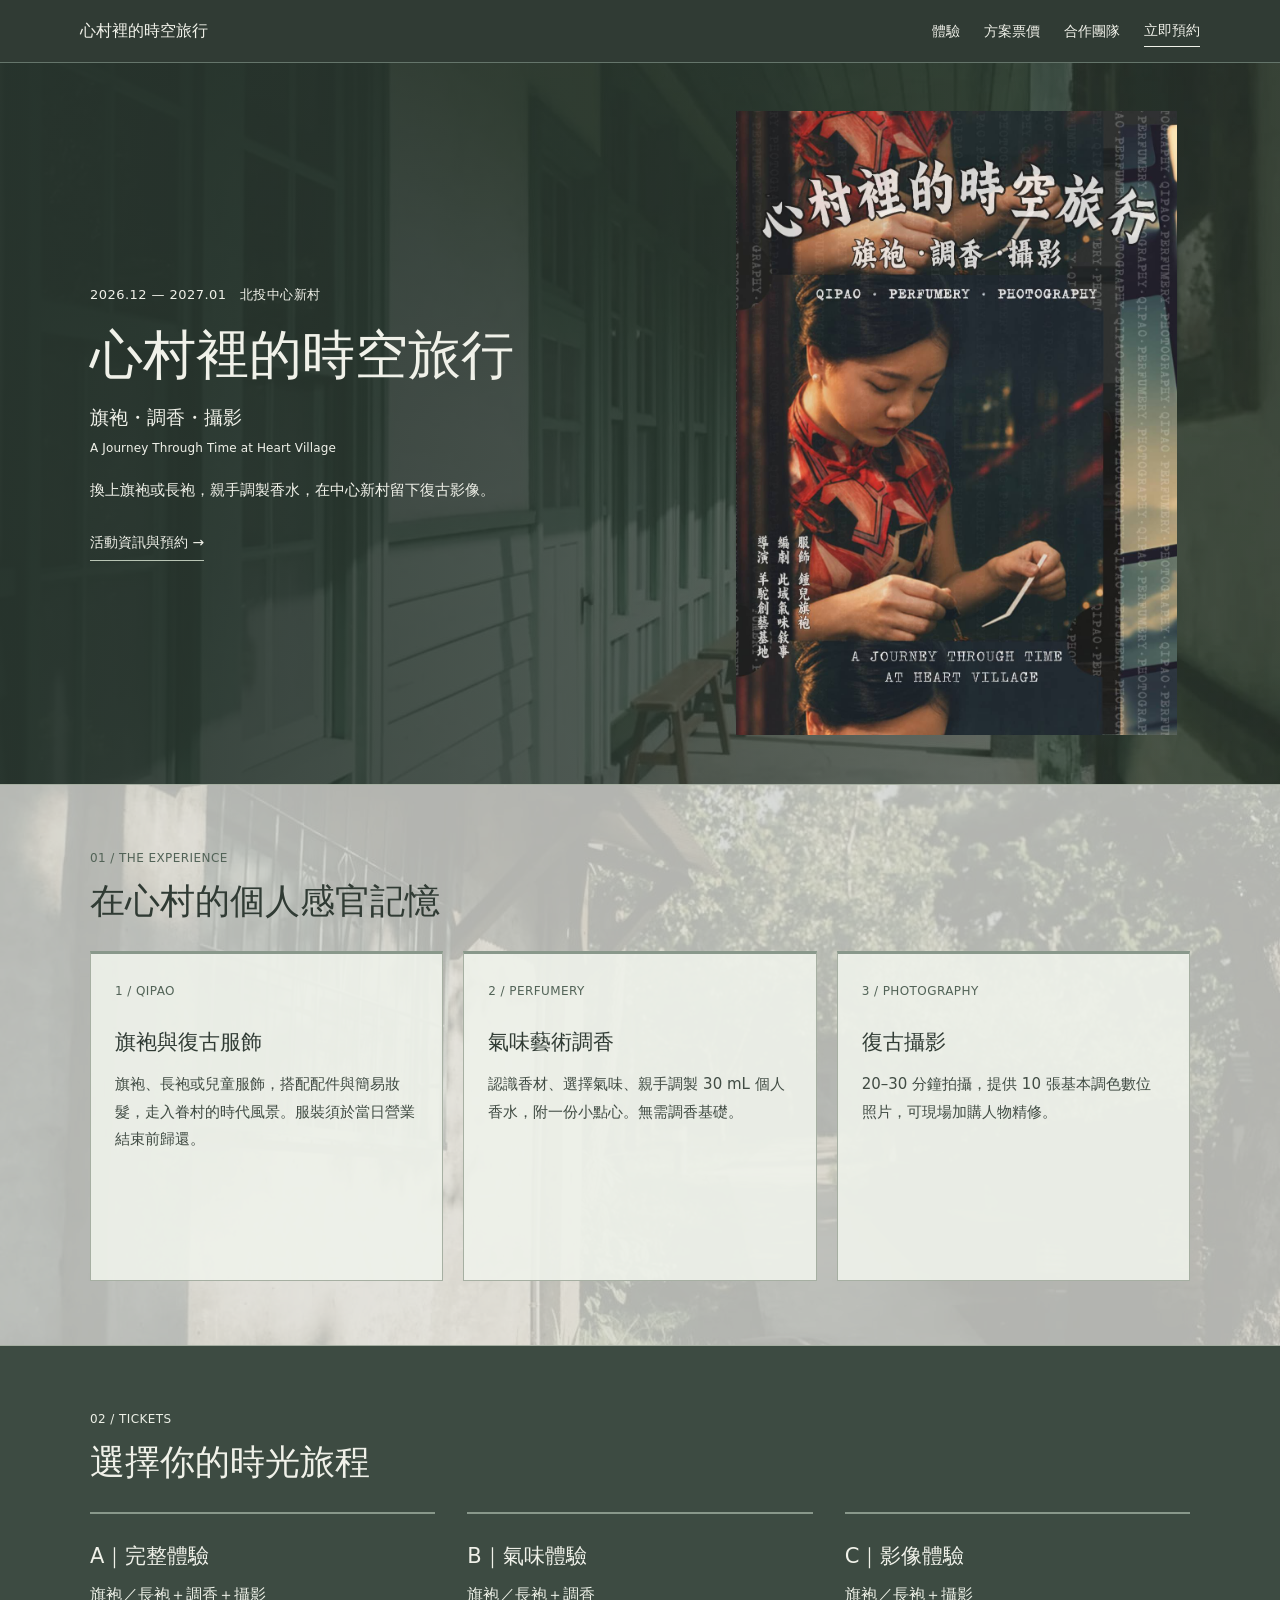
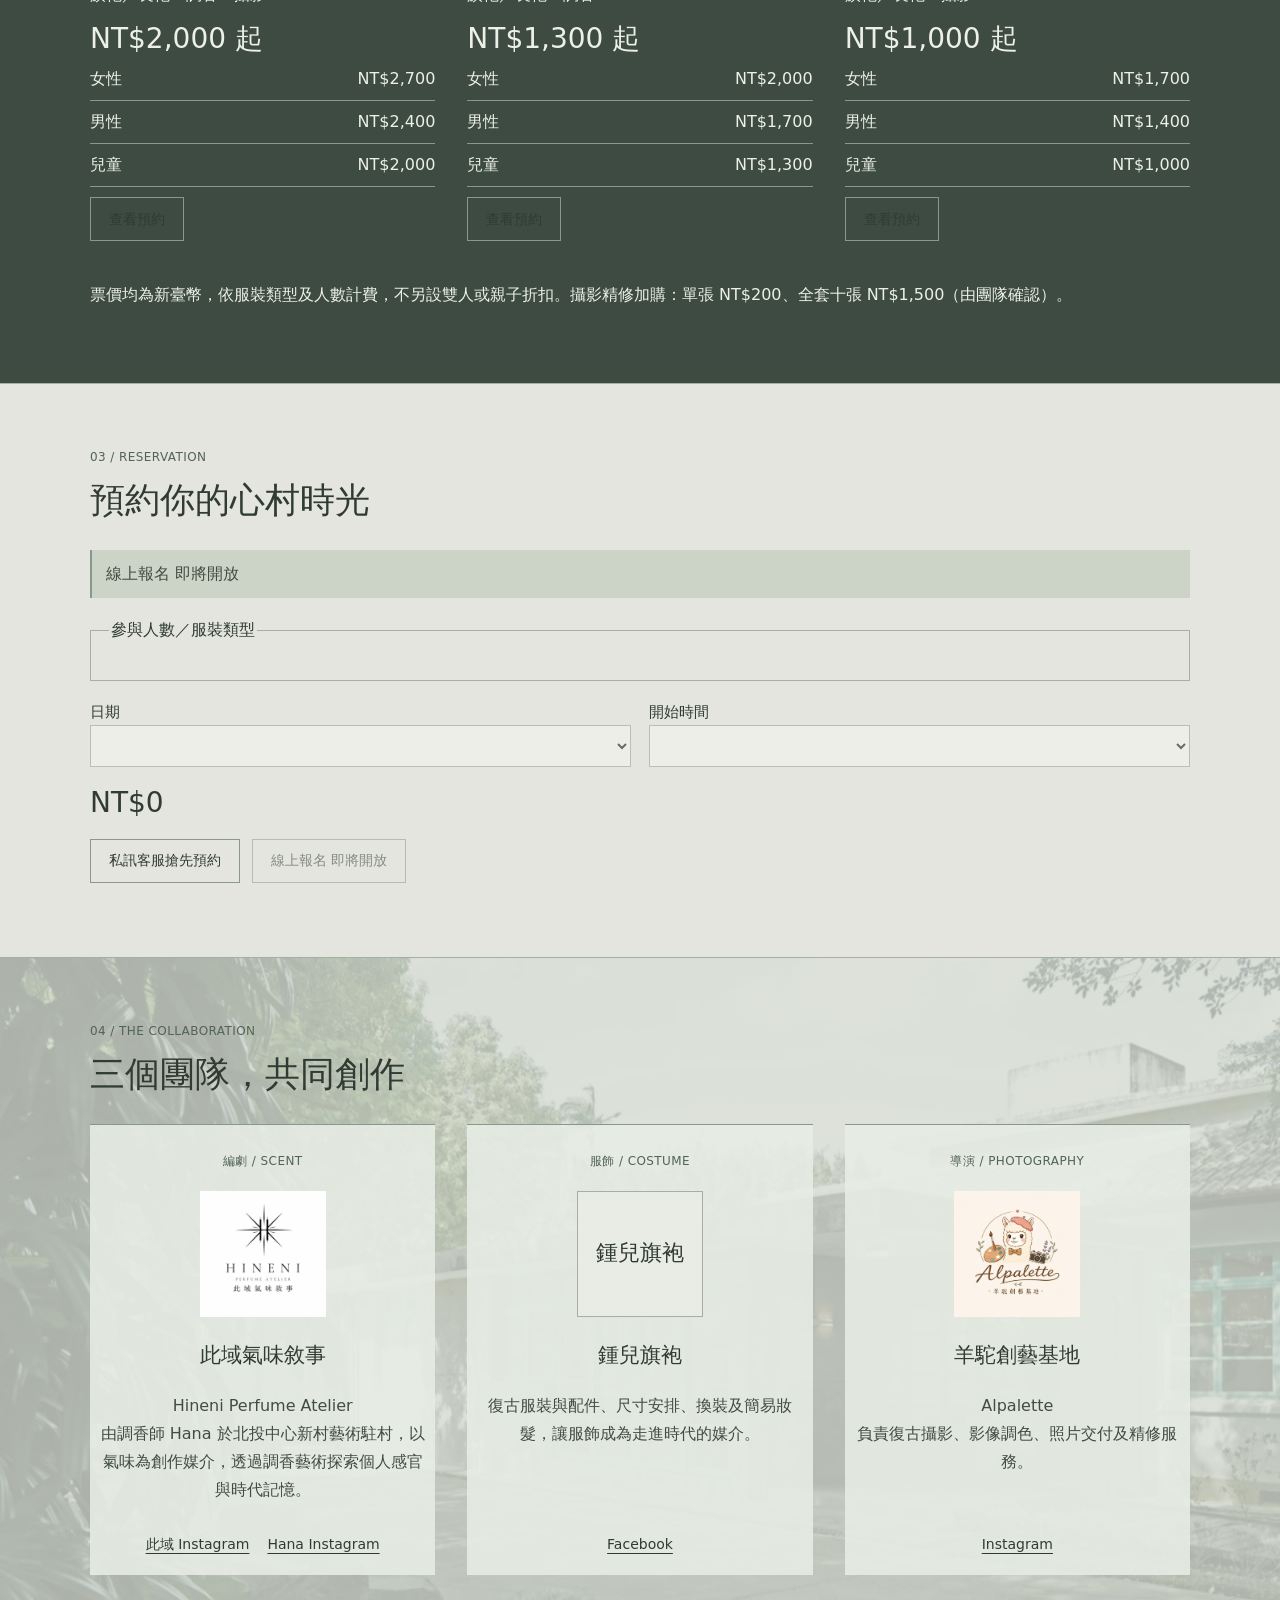
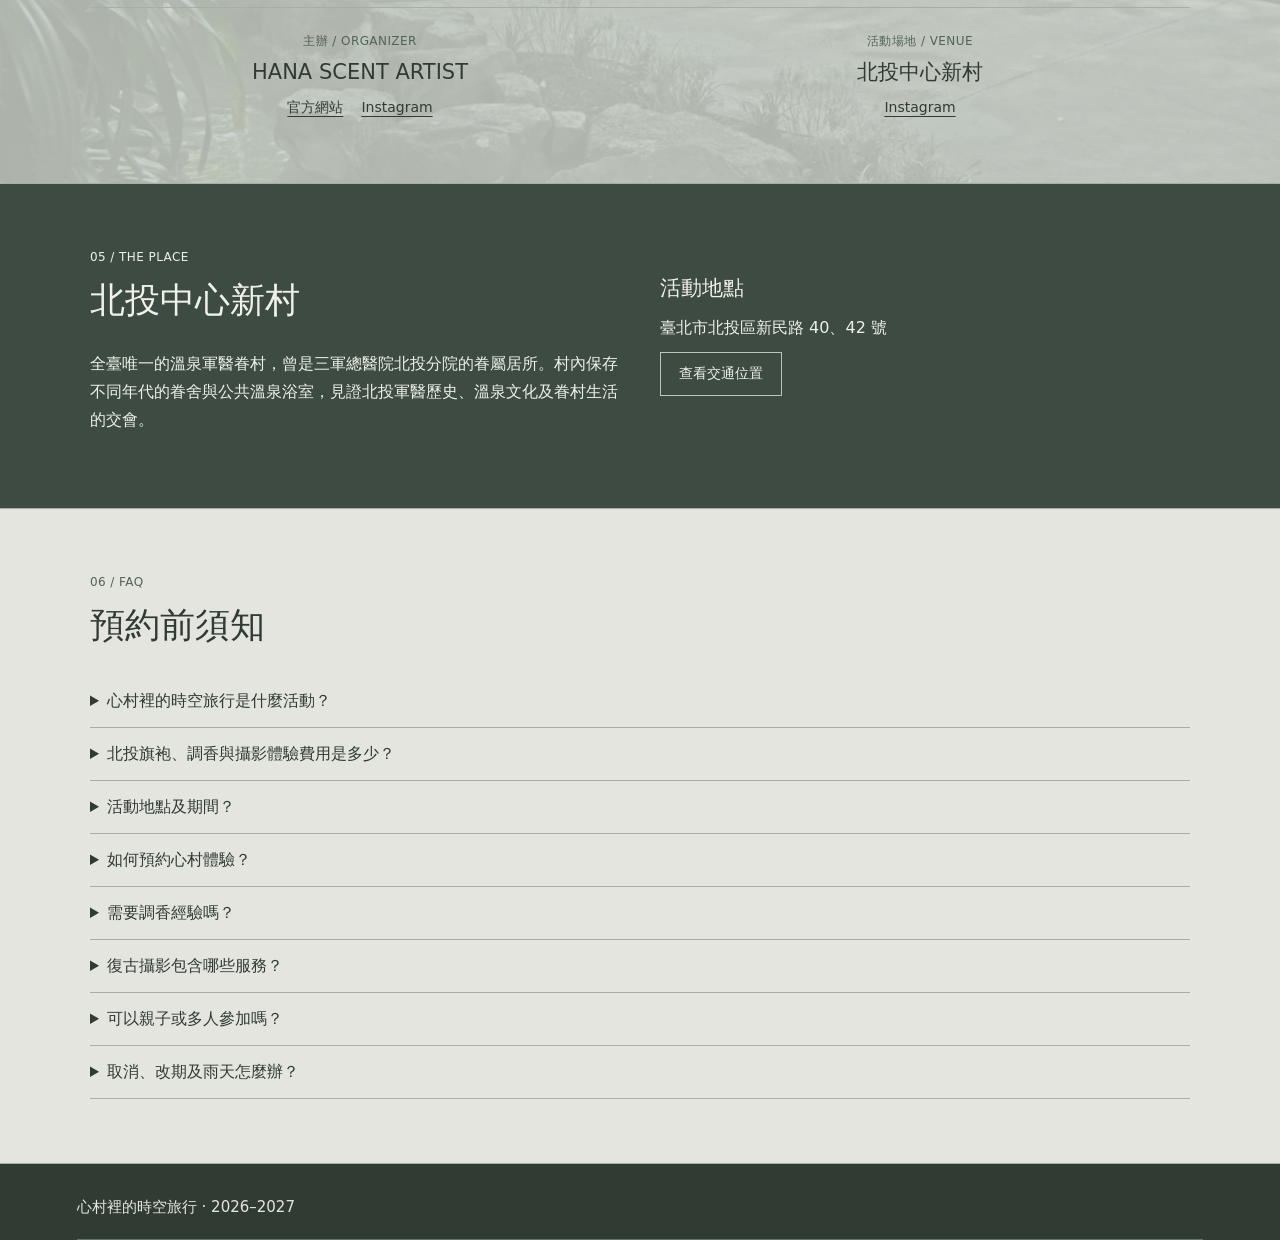
<file: index.html>
<!doctype html><html lang="zh-Hant"><meta charset="utf-8"><meta name="viewport" content="width=device-width,initial-scale=1"><meta name="robots" content="index,follow"><link rel="canonical" href="https://event.hanascent.com/heart-village/"><meta http-equiv="refresh" content="0; url=./heart-village/"><title>HANA EVENT</title><a href="./heart-village/">HANA EVENT</a></html>
</file>
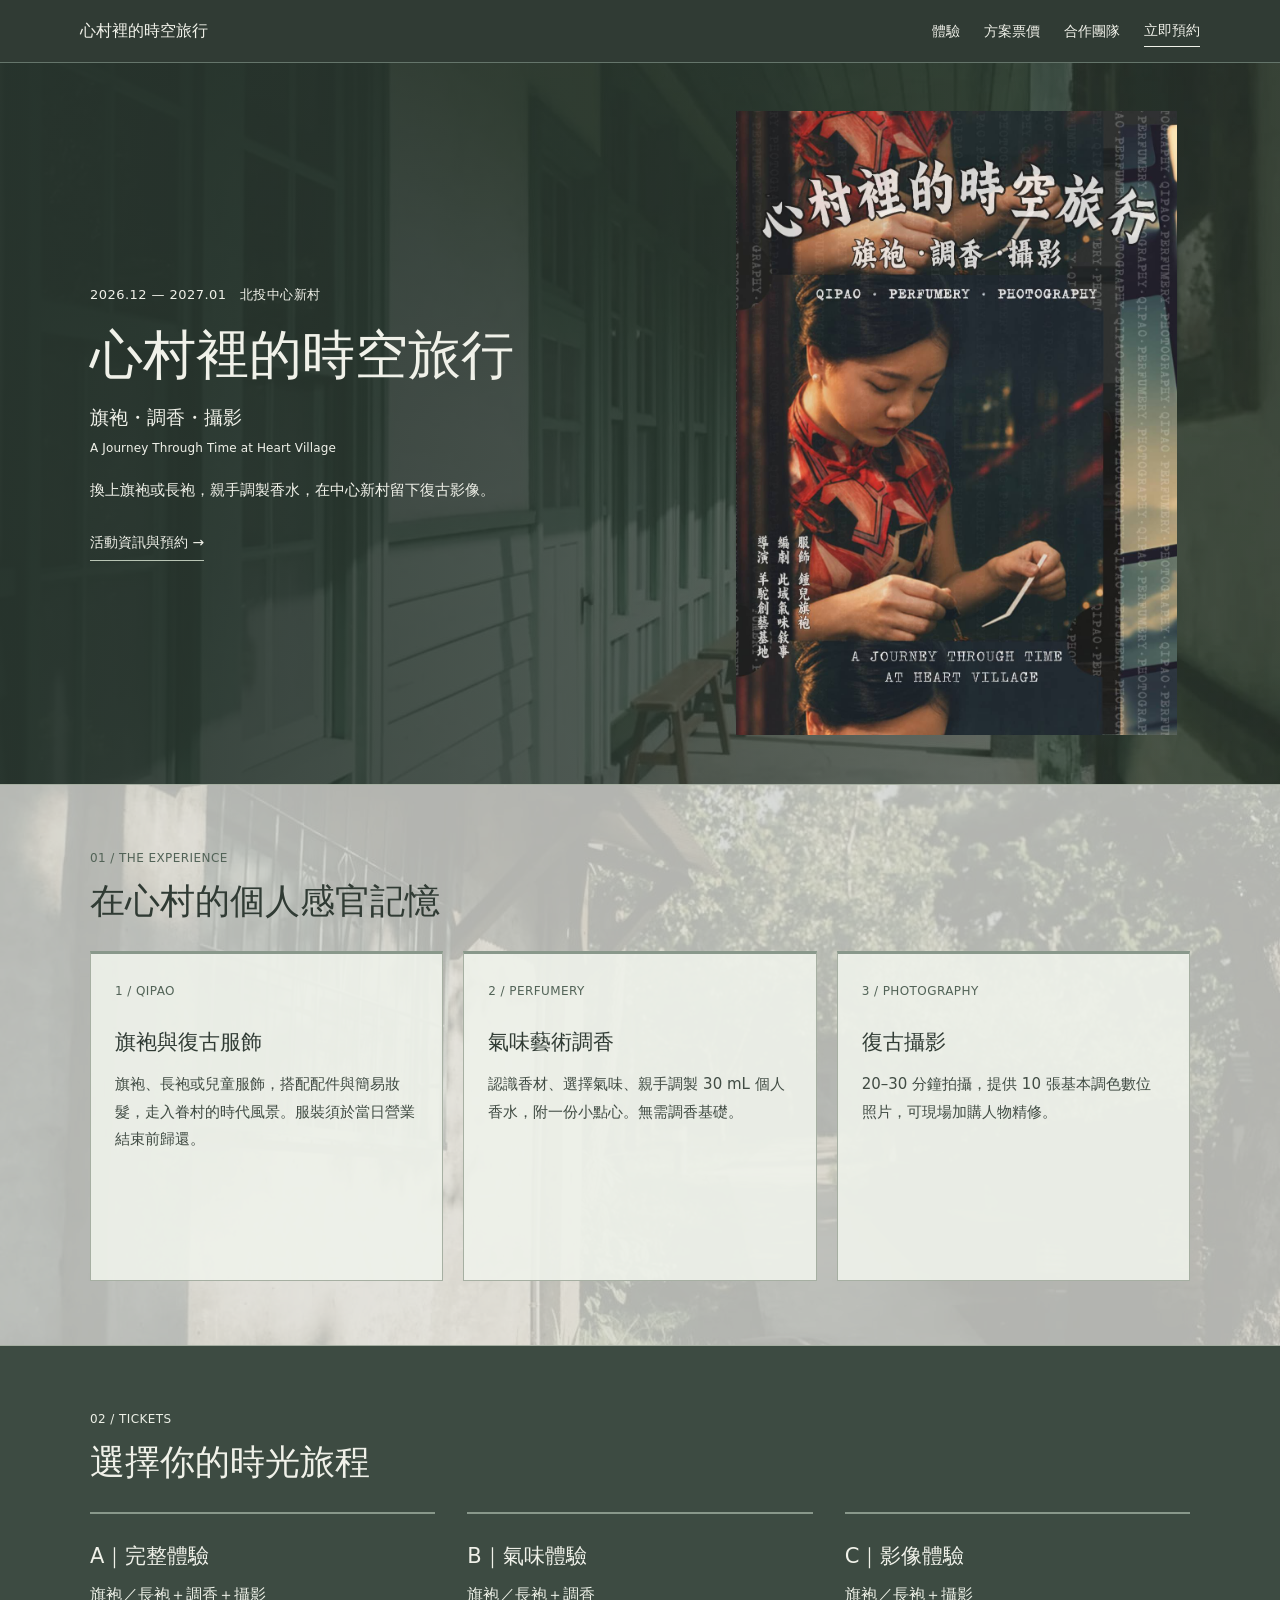
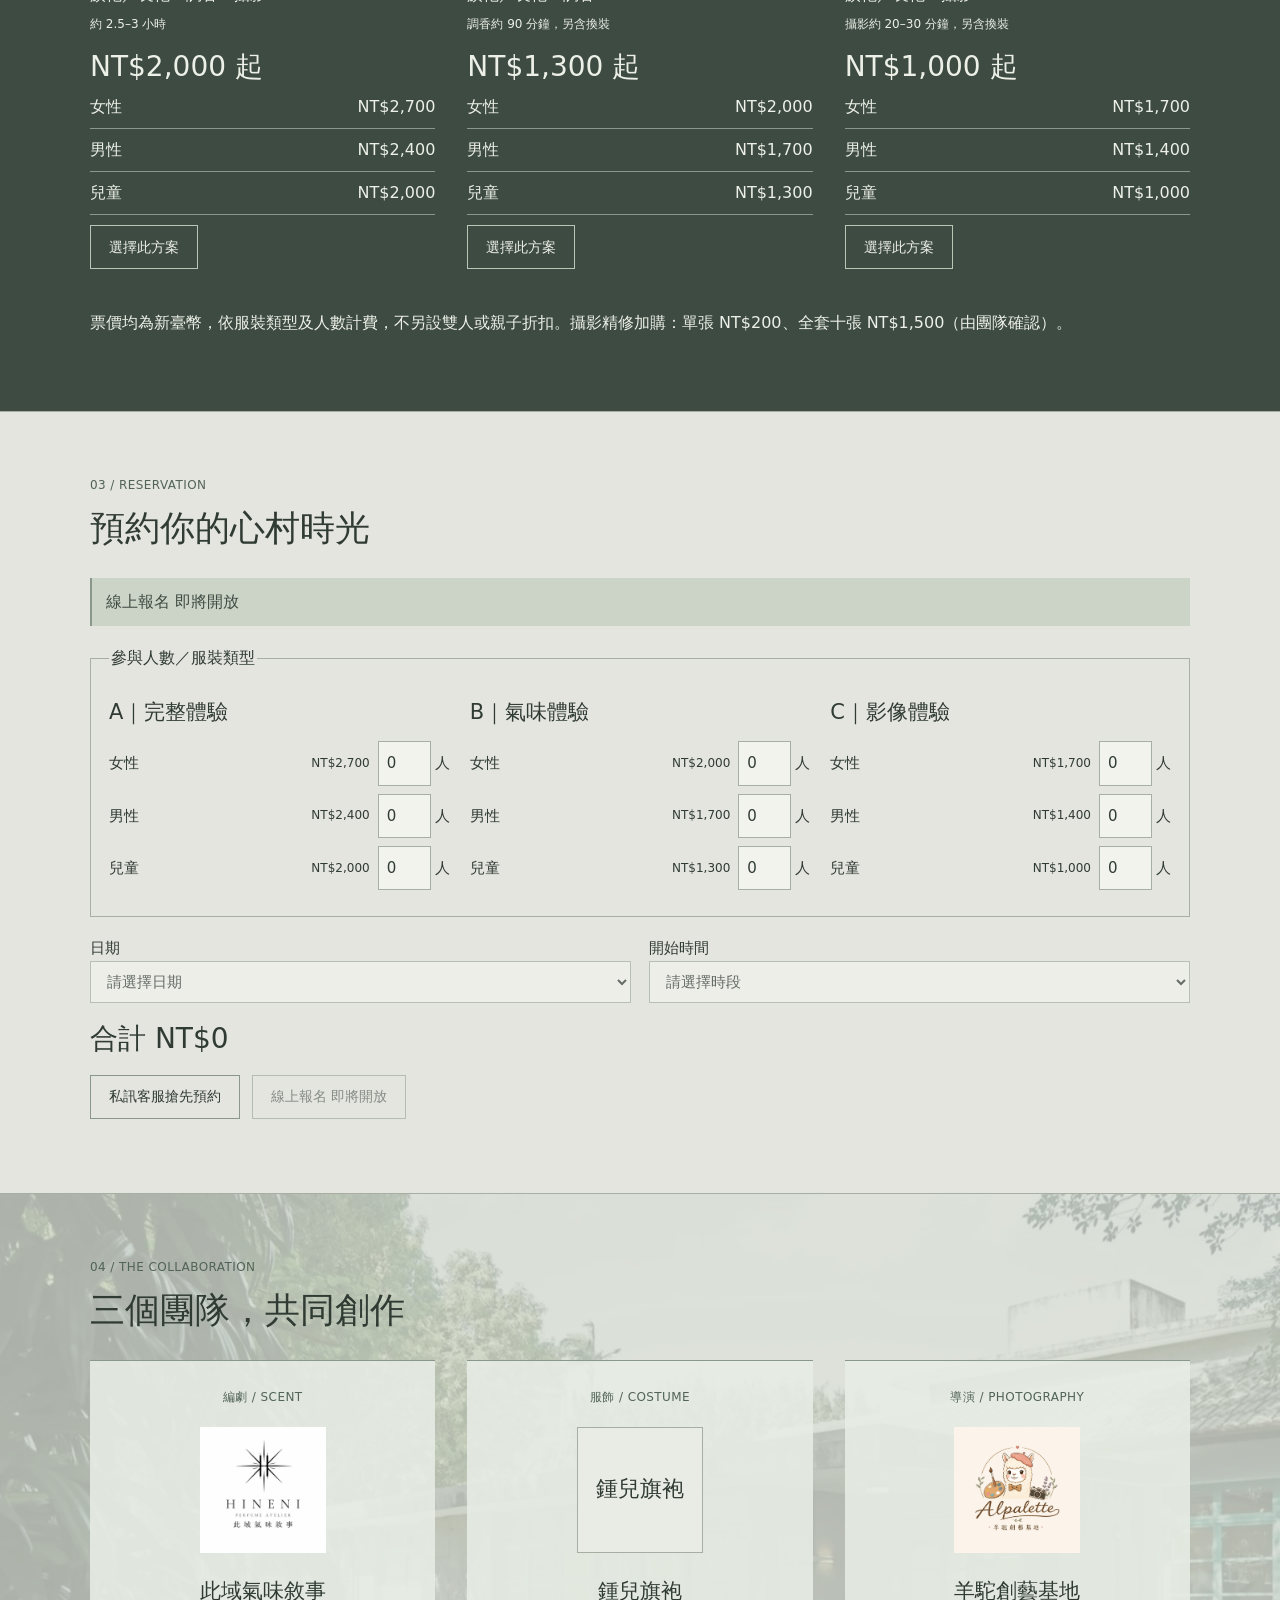
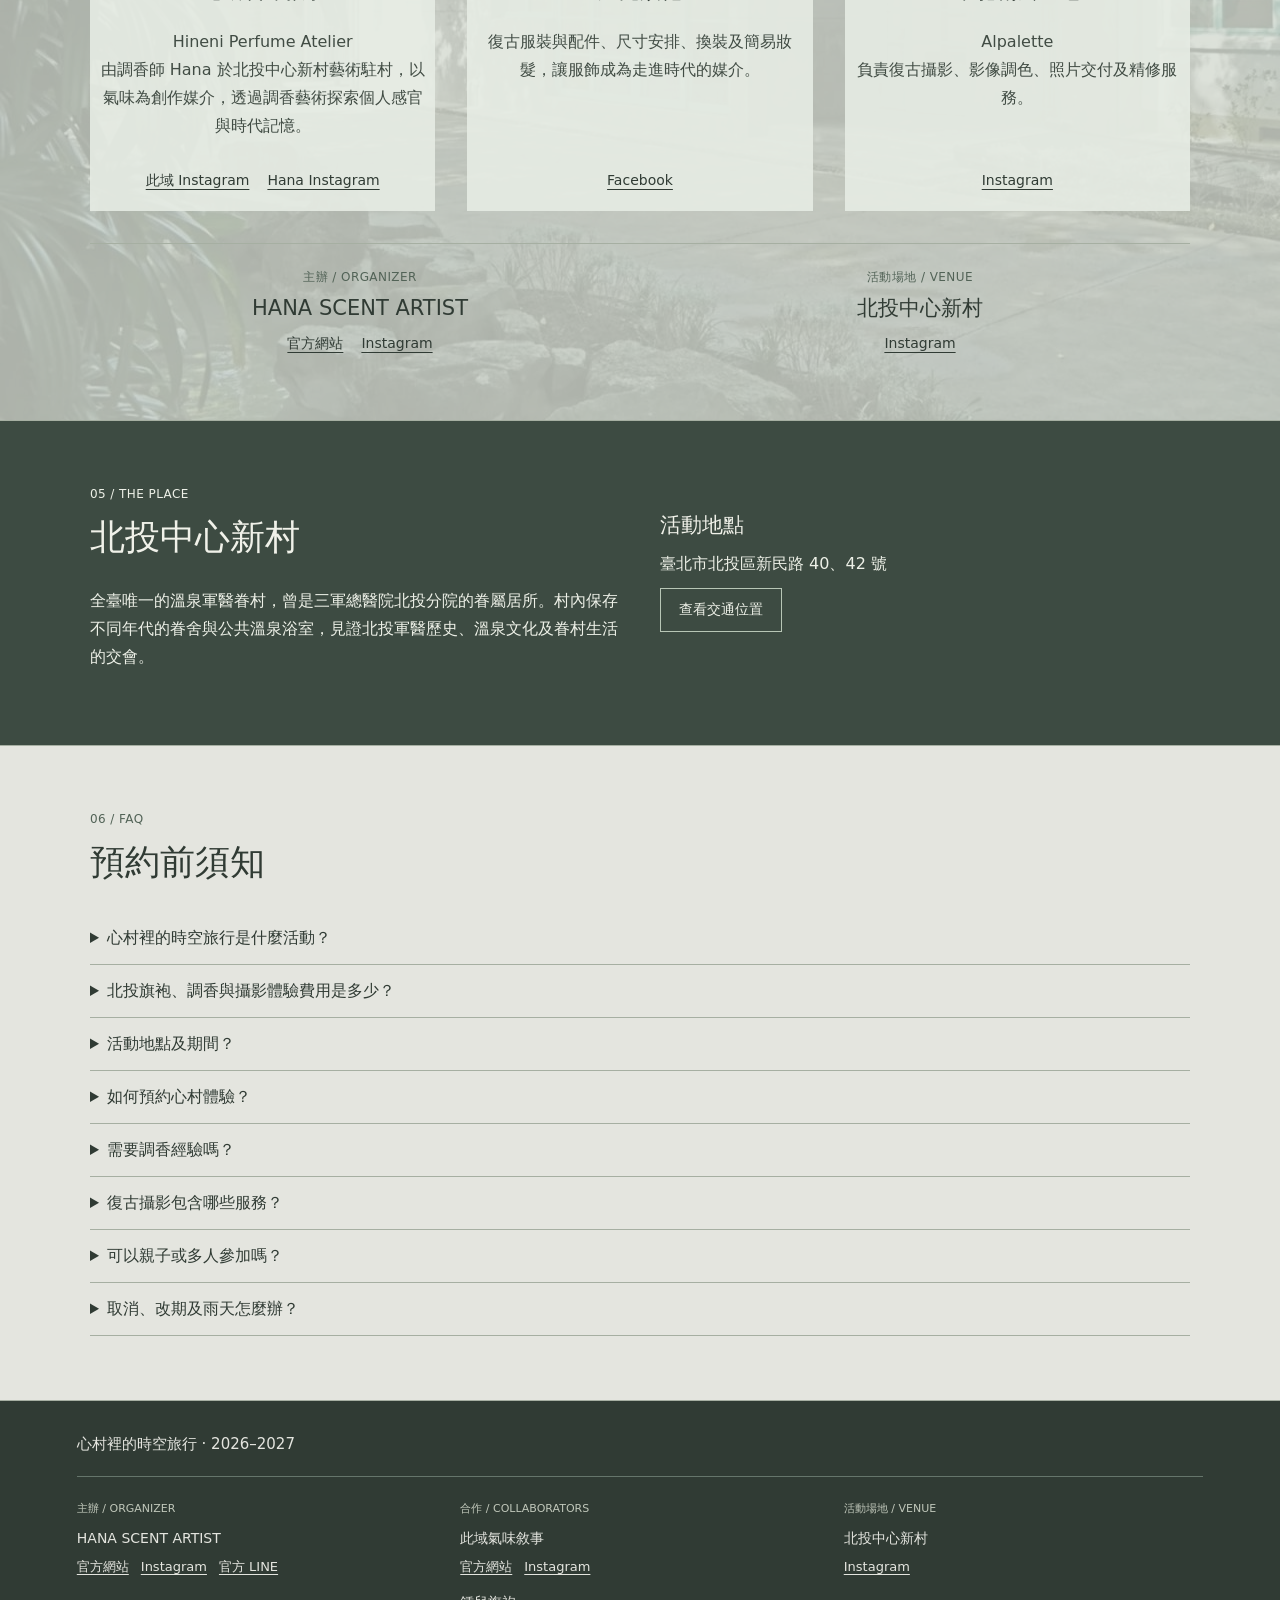
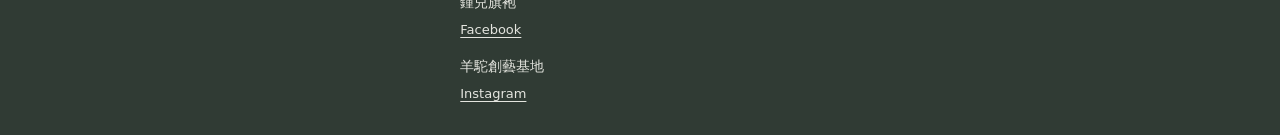
<file: heart-village/index.html>
<!doctype html><html lang="zh-Hant"><head><meta charset="utf-8"><meta name="viewport" content="width=device-width,initial-scale=1"><title>北投旗袍・調香・復古攝影體驗｜心村裡的時空旅行</title><meta name="description" content="2026 年 12 月至 2027 年 1 月，台北北投中心新村旗袍、手作香水與復古攝影文化體驗。三種方案 NT$1,000 起，由 HANA SCENT ARTIST 主辦，官方 LINE 搶先預約，場次由團隊確認。"><meta name="robots" content="index,follow,max-image-preview:large,max-snippet:-1"><link rel="canonical" href="https://event.hanascent.com/heart-village/"><meta property="og:type" content="website"><meta property="og:locale" content="zh_TW"><meta property="og:site_name" content="HANA SCENT ARTIST"><meta property="og:title" content="北投旗袍・調香・復古攝影體驗｜心村裡的時空旅行"><meta property="og:description" content="2026 年 12 月至 2027 年 1 月，台北北投中心新村旗袍、手作香水與復古攝影文化體驗。三種方案 NT$1,000 起，由 HANA SCENT ARTIST 主辦，官方 LINE 搶先預約，場次由團隊確認。"><meta property="og:url" content="https://event.hanascent.com/heart-village/"><meta property="og:image" content="https://event.hanascent.com/poster.jpg"><meta property="og:image:alt" content="心村裡的時空旅行活動海報"><meta name="twitter:card" content="summary_large_image"><meta name="twitter:title" content="北投旗袍・調香・復古攝影體驗｜心村裡的時空旅行"><meta name="twitter:description" content="2026 年 12 月至 2027 年 1 月，台北北投中心新村旗袍、手作香水與復古攝影文化體驗。三種方案 NT$1,000 起，由 HANA SCENT ARTIST 主辦，官方 LINE 搶先預約，場次由團隊確認。"><meta name="twitter:image" content="https://event.hanascent.com/poster.jpg"><script type="application/ld+json">{"@context":"https://schema.org","@graph":[{"@type":"Organization","@id":"https://hanascent.com/#organization","name":"HANA SCENT ARTIST","url":"https://hanascent.com/","sameAs":["https://www.instagram.com/hanas.scent/"]},{"@type":"Place","@id":"https://event.hanascent.com/heart-village/#venue","name":"北投中心新村","address":{"@type":"PostalAddress","streetAddress":"北投區新民路 40、42 號","addressLocality":"臺北市","addressCountry":"TW"}},{"@type":"WebPage","@id":"https://event.hanascent.com/heart-village/#webpage","url":"https://event.hanascent.com/heart-village/","name":"北投旗袍・調香・復古攝影體驗｜心村裡的時空旅行","description":"2026 年 12 月至 2027 年 1 月，台北北投中心新村旗袍、手作香水與復古攝影文化體驗。三種方案 NT$1,000 起，由 HANA SCENT ARTIST 主辦，官方 LINE 搶先預約，場次由團隊確認。","inLanguage":"zh-Hant-TW","publisher":{"@id":"https://hanascent.com/#organization"},"about":{"@id":"https://event.hanascent.com/heart-village/#experience-service"},"primaryImageOfPage":{"@type":"ImageObject","url":"https://event.hanascent.com/poster.jpg"}},{"@type":"Service","@id":"https://event.hanascent.com/heart-village/#experience-service","name":"心村裡的時空旅行","serviceType":"旗袍、調香與復古攝影文化體驗","description":"2026 年 12 月至 2027 年 1 月，台北北投中心新村旗袍、手作香水與復古攝影文化體驗。三種方案 NT$1,000 起，由 HANA SCENT ARTIST 主辦，官方 LINE 搶先預約，場次由團隊確認。","url":"https://event.hanascent.com/heart-village/","provider":{"@id":"https://hanascent.com/#organization"},"areaServed":{"@id":"https://event.hanascent.com/heart-village/#venue"},"offers":[{"@type":"AggregateOffer","name":"A 完整體驗","lowPrice":2000,"highPrice":2700,"priceCurrency":"TWD","url":"https://event.hanascent.com/heart-village/#plans"},{"@type":"AggregateOffer","name":"B 氣味體驗","lowPrice":1300,"highPrice":2000,"priceCurrency":"TWD","url":"https://event.hanascent.com/heart-village/#plans"},{"@type":"AggregateOffer","name":"C 影像體驗","lowPrice":1000,"highPrice":1700,"priceCurrency":"TWD","url":"https://event.hanascent.com/heart-village/#plans"}]},{"@type":"FAQPage","@id":"https://event.hanascent.com/heart-village/#faq","mainEntity":[{"@type":"Question","name":"心村裡的時空旅行是什麼活動？","acceptedAnswer":{"@type":"Answer","text":"在北投中心新村結合旗袍與復古服飾、氣味藝術調香及復古攝影的文化體驗，由 HANA SCENT ARTIST 主辦。"}},{"@type":"Question","name":"北投旗袍、調香與攝影體驗費用是多少？","acceptedAnswer":{"@type":"Answer","text":"A 完整體驗 NT$2,000–2,700；B 氣味體驗 NT$1,300–2,000；C 影像體驗 NT$1,000–1,700。依服裝類型及人數計費。"}},{"@type":"Question","name":"活動地點及期間？","acceptedAnswer":{"@type":"Answer","text":"臺北市北投區新民路 40、42 號，北投中心新村。活動期間為 2026 年 12 月至 2027 年 1 月，實際日期與梯次請向客服確認。"}},{"@type":"Question","name":"如何預約心村體驗？","acceptedAnswer":{"@type":"Answer","text":"目前可透過 HANA 官方 LINE 私訊客服搶先預約，提供希望的方案、人數、日期與時間。線上報名即將開放，實際場次由團隊確認。"}},{"@type":"Question","name":"需要調香經驗嗎？","acceptedAnswer":{"@type":"Answer","text":"不需要，將由調香團隊引導，親手調製 30 mL 個人香水。"}},{"@type":"Question","name":"復古攝影包含哪些服務？","acceptedAnswer":{"@type":"Answer","text":"20–30 分鐘拍攝，提供 10 張基本調色數位照片，可現場加購人物精修。"}},{"@type":"Question","name":"可以親子或多人參加嗎？","acceptedAnswer":{"@type":"Answer","text":"可以提出申請，兒童適用年齡、共同拍攝方式與可接待人數由團隊確認。"}},{"@type":"Question","name":"取消、改期及雨天怎麼辦？","acceptedAnswer":{"@type":"Answer","text":"正式收款、取消退款、改期、雨天安排及照片交付時間須由執行團隊確認後公告。"}}]}]}</script><link rel="stylesheet" href="../assets/brand-fonts.css"><link rel="stylesheet" href="../assets/booking.css"><style>
/* Heart Village — light weathered wood, restrained architectural detail */
:root{--ink:#302b26;--paper:#e4d6c4;--wood:#d7c4ad;--red:#774639;--muted:#65554a;--line:#a6947e;--sans:"Noto Sans TC","Noto Sans CJK TC","PingFang TC","Microsoft JhengHei",system-ui,sans-serif}
*{box-sizing:border-box}html{scroll-behavior:smooth;scroll-padding-top:72px;-webkit-text-size-adjust:100%;text-size-adjust:100%}
body{margin:0;background:var(--paper);color:var(--ink);font-family:var(--sans);font-size:16px;line-height:1.75;letter-spacing:0;font-weight:400}
a{color:inherit}button,input,select,textarea{font:inherit}img{display:block;max-width:100%}
nav{display:flex;align-items:center;justify-content:space-between;gap:20px;padding:15px max(5%,calc((100% - 1120px)/2));background:#e4d6c4;position:sticky;top:0;z-index:3;border-bottom:1px solid #a6947e}
nav>a{font-family:"Cormorant Garamond",Georgia,serif;font-weight:600;font-size:23px;letter-spacing:.06em;white-space:nowrap}
nav a{text-decoration:none;font-size:14px}nav div{display:flex;gap:24px;align-items:center}nav div a:last-child{border-bottom:1px solid currentColor;padding:3px 0}
section{padding:64px max(6%,calc((100% - 1100px)/2));border-bottom:1px solid #b6a48e}
section[id]{scroll-margin-top:65px}
.hero{position:relative;isolation:isolate;display:grid;grid-template-columns:minmax(0,1fr) minmax(0,.84fr);align-items:center;gap:clamp(32px,6vw,76px);background:#d7c4ad;padding-top:48px;padding-bottom:48px;overflow:hidden}
.hero::before{content:"";position:absolute;z-index:-1;pointer-events:none;right:-14px;top:20px;width:clamp(112px,20vw,270px);height:220px;border:1px solid #a9947c;background:linear-gradient(to right,transparent calc(33.333% - .5px),#a9947c calc(33.333% - .5px),#a9947c calc(33.333% + .5px),transparent calc(33.333% + .5px),transparent calc(66.666% - .5px),#a9947c calc(66.666% - .5px),#a9947c calc(66.666% + .5px),transparent calc(66.666% + .5px)),linear-gradient(to bottom,transparent calc(50% - .5px),#a9947c calc(50% - .5px),#a9947c calc(50% + .5px),transparent calc(50% + .5px));opacity:.5}
.hero>div{min-width:0;position:relative}.poster-frame{margin:0;min-width:0;position:relative}.poster-frame img{width:auto;max-width:100%;height:auto;max-height:625px;margin:0 auto;object-fit:contain}
.eyebrow,.num{display:block;color:var(--muted);font-size:12px;font-weight:500;line-height:1.5;letter-spacing:.035em}.hero .eyebrow{font-size:13px;margin-bottom:13px}
h1,h2,h3{font-family:var(--sans);font-weight:500;letter-spacing:0;line-height:1.4;margin:0;overflow-wrap:anywhere}
h1{font-size:clamp(32px,4.4vw,53px);margin:0 0 12px;word-break:keep-all;overflow-wrap:normal}
h2{font-size:clamp(24px,3vw,35px);margin:10px 0 25px}
h3{font-size:21px;margin:8px 0 10px}
p{margin:10px 0;color:#4e4339}.hero h3{font-size:19px;font-weight:400;margin:0 0 8px}.hero p{font-size:15px;max-width:435px}.hero .english{font-family:var(--sans);font-size:12px;letter-spacing:.01em;line-height:1.5;color:#63554a;margin:0 0 20px}.hero .btn{margin-top:12px}
.btn,button{display:inline-flex;align-items:center;justify-content:center;min-height:44px;padding:10px 18px;border:1px solid #77614e;background:transparent;color:var(--ink);font-size:14px;line-height:1.5;letter-spacing:0;text-decoration:none;cursor:pointer;border-radius:0;transition:background .18s,color .18s}
.btn:hover,button:not(:disabled):hover{background:#493c30;color:#f9f0e3;border-color:#493c30}
.hero .btn{border:0;border-bottom:1px solid #77614e;padding:5px 0;min-height:36px}.hero .btn:hover{background:transparent;color:#774639}
.grid{display:grid;grid-template-columns:repeat(3,minmax(0,1fr));gap:32px}.tile{border-top:1px solid var(--line);padding:19px 0;min-width:0}
.dark{background:var(--paper);color:var(--ink)}.plans .tile{background:transparent;border:0;border-top:2px solid #97735a;padding:20px 0}
.price,.total{font-size:28px;color:#493c30;font-variant-numeric:tabular-nums;font-weight:500;line-height:1.4}
.rates{display:flex;justify-content:space-between;gap:8px;border-bottom:1px solid #bcad9a;padding:7px 0}.rates strong{font-weight:500}
.partners img,.wordmark{width:126px;height:126px;object-fit:contain;background:#f5ecde;margin:12px 0 16px}
.wordmark{display:grid;place-items:center;background:transparent;font-size:22px;font-weight:500;letter-spacing:0;border:1px solid #b6a48e}
.formgrid{display:grid;grid-template-columns:repeat(2,minmax(0,1fr));gap:18px}label{display:block;font-size:15px}
input,select,textarea{width:100%;min-width:0;padding:10px 12px;border:1px solid #a18f7a;background:#f4eadc;color:var(--ink);border-radius:0;color-scheme:light}
fieldset{border:1px solid #a18f7a;padding:18px;margin:18px 0;min-width:0}small{font-size:12px}.total{margin:16px 0}
.notice{border-left:2px solid #94745c;padding:10px 14px;background:#d4c1a9}
#booking,#village{background:#ded0bd}#submit:not(:disabled){background:#594638;color:#fff6e8;border-color:#594638}
.split{display:grid;grid-template-columns:repeat(2,minmax(0,1fr));gap:40px}
footer{padding:30px 6%;background:#cab69d;color:#3b3028;font-size:13px;line-height:1.8}
details{border-bottom:1px solid #b6a48e;padding:12px 0}summary{cursor:pointer}
a:focus-visible,button:focus-visible,input:focus-visible,select:focus-visible,textarea:focus-visible{outline:2px solid #774639;outline-offset:3px}
.mobile-reserve{display:none!important}
@media(max-width:760px){html{scroll-padding-bottom:0}body{padding-bottom:0}nav{padding:12px 6%;gap:16px}nav>a{font-size:21px}nav div{gap:10px}nav div a{display:none}nav div a[href="#plans"]{display:block;font-size:13px}
section{padding:40px 6%}.hero{grid-template-columns:1fr;gap:22px;padding-top:26px;padding-bottom:28px}.hero::before{top:5px;height:120px;width:100px;opacity:.35}.hero h1{font-size:clamp(25px,6.8vw,34px);line-height:1.4;margin-bottom:6px}.hero h3{font-size:16px}.hero .eyebrow{font-size:12px;margin-bottom:8px}.hero p{font-size:14px;margin:8px 0}.hero .english{font-size:11px;margin:0 0 12px}.hero .btn{margin-top:6px}.poster-frame img{width:100%;height:auto;max-height:none}.grid,.split,.formgrid{grid-template-columns:1fr;gap:16px}.tile,.plans .tile{padding:16px 0}h2{font-size:24px;margin:8px 0 20px}h3{font-size:19px}.partners img,.wordmark{width:104px;height:104px}.formgrid{gap:12px}fieldset{padding:12px}}
@media(prefers-reduced-motion:reduce){html{scroll-behavior:auto}}

/* Portrait experience cards and event-specific navigation */
nav>a.event-name{font-family:var(--sans);font-size:16px;font-weight:500;letter-spacing:0;white-space:nowrap}
#experience .grid{gap:20px;align-items:stretch}
#experience .tile{display:flex;flex-direction:column;min-height:330px;padding:28px 24px;background:#eee3d3;border:1px solid #b6a48e;border-top:3px solid #957d65}
#experience .tile .num{font-size:12px;letter-spacing:.035em;margin-bottom:28px;color:#665344}
#experience .tile h3{font-size:21px;margin:0 0 14px}
#experience .tile p{margin:0;font-size:15px;line-height:1.85}
@media(max-width:760px){nav>a.event-name{font-size:14px}nav{gap:8px}nav div a[href="#plans"]{white-space:nowrap}#experience .grid{display:grid;grid-template-columns:repeat(3,minmax(0,1fr));grid-auto-flow:column;grid-template-columns:repeat(3, minmax(220px,76%));overflow-x:auto;scroll-snap-type:x mandatory;gap:12px;padding-bottom:12px;overscroll-behavior-x:contain}#experience .tile{scroll-snap-align:start;min-height:285px;padding:22px 18px}#experience .tile .num{margin-bottom:24px}#experience .tile h3{font-size:19px}#experience .tile p{font-size:14px;line-height:1.8}}


/* Keep all three portrait experience cards visible on phones. */
@media(max-width:760px){#experience .grid{grid-template-columns:repeat(3,minmax(0,1fr));grid-auto-flow:row;overflow:visible;scroll-snap-type:none;gap:7px;padding-bottom:0}#experience .tile{min-height:0;padding:14px 8px 18px;scroll-snap-align:none}#experience .tile .num{font-size:10px;letter-spacing:0;overflow-wrap:anywhere;margin-bottom:14px}#experience .tile h3{font-size:15px;line-height:1.45;margin-bottom:10px}#experience .tile p{font-size:12px;line-height:1.65;overflow-wrap:anywhere}}

/* Three partner brands in one row, including narrow mobile screens. */
#partners .grid{grid-template-columns:repeat(3,minmax(0,1fr));align-items:start}
#partners .tile{min-width:0;text-align:center}
#partners .tile .num{min-height:3em;display:flex;align-items:center;justify-content:center;overflow-wrap:anywhere}
#partners .tile img,#partners .tile .wordmark{width:min(100%,126px);height:auto;aspect-ratio:1;object-fit:contain;margin:12px auto 16px}
#partners .tile .wordmark{box-sizing:border-box}
@media(max-width:760px){#partners .grid{gap:10px}#partners .tile{padding:12px 0;overflow-wrap:anywhere}#partners .tile .num{font-size:10px;line-height:1.4;letter-spacing:0;min-height:3em}#partners .tile img,#partners .tile .wordmark{width:100%;max-width:104px;margin:8px auto 12px}#partners .tile .wordmark{font-size:clamp(12px,3.4vw,17px);padding:4px}#partners .tile h3{font-size:clamp(13px,3.6vw,16px);line-height:1.5;margin:0 0 8px}#partners .tile p{font-size:12px;line-height:1.65;margin:0}}

/* Authentic weathered timber and lattice from the supplied location photograph. */
:root{--paper:#e9e3d7;--wood:#d4c9ba;--ink:#403b36;--muted:#716a63;--line:#b7aa9a}
body{background:var(--paper);color:var(--ink)}
nav{background:#e9e3d7;border-color:#b7aa9a}
.hero{background:#d9d0c3}
.hero::before{inset:0;width:auto;height:auto;border:0;background:url("../assets/heart-village-wood-photo.webp") 25% 58% / cover no-repeat;opacity:.27;filter:grayscale(.65);z-index:-1}
.hero::after{content:"";position:absolute;inset:0;z-index:-1;pointer-events:none;background:linear-gradient(90deg,rgba(233,227,215,.58),rgba(233,227,215,.12) 68%)}
#experience{background:#e6dfd3}
#experience .tile{background:rgba(248,243,233,.8);border:1px solid #b7aa9a;border-top:3px solid #9c826c}
#plans{background:#ded4c6}
#partners{background:#eee8dd}
#village{background:#ddd6ca}
.village-photo{margin:18px 0 0}
.village-photo img{display:block;width:min(100%,240px);height:auto;border:1px solid #b7aa9a}
.village-photo figcaption{font-size:12px;color:#65554a;margin-top:7px;line-height:1.5}
@media(max-width:760px){.hero::before{inset:0;width:auto;height:auto;opacity:.26;background-position:26% 55%;background-size:cover}.hero::after{background:linear-gradient(180deg,rgba(233,227,215,.55),rgba(233,227,215,.12) 75%)}}


/* Cool faded film palette */
:root{--paper:#e4e5df;--wood:#c0c7ba;--ink:#303b34;--muted:#526357;--line:#a6afa2;--red:#526357}
body{background:var(--paper);color:var(--ink)}nav{background:#e4e5df;border-color:#a6afa2}.hero{background:#c0c7ba}.hero::before{filter:grayscale(.55);opacity:.38}.hero::after{background:linear-gradient(90deg,rgba(228,229,223,.84),rgba(228,229,223,.24) 75%)}#experience{background:#dce0d7}#experience .tile{background:rgba(245,246,241,.85);border-color:#a6afa2;border-top-color:#89988b}#plans{background:#d1d8cc}#partners{background:#edf0e9}#booking,#village{background:#e0e4dc}.dark{color:var(--ink)}p{color:#414c44}.hero .english,.eyebrow,.num,#experience .tile .num{color:#526357}.btn,button{border-color:#89988b;color:#303b34}.hero .btn{border-bottom-color:#526357}.hero .btn:hover{color:#303b34}.btn:hover,button:not(:disabled):hover,#submit:not(:disabled){background:#526357;border-color:#526357;color:#fff}input,select,textarea{background:#f2f3ed;border-color:#a6afa2}fieldset,.tile,.rates,details,section{border-color:#a6afa2}.plans .tile{border-top-color:#89988b}.price,.total{color:#303b34}.notice{background:#cbd4c6;border-color:#89988b}.wordmark{border-color:#a6afa2}.partners img,.wordmark{background:#f0f1eb}footer{background:#c0c7ba;color:#303b34}@media(max-width:760px){.hero::after{background:linear-gradient(180deg,rgba(228,229,223,.76),rgba(228,229,223,.25) 80%)}}

/* Primary ink-green gray palette; keep light reading surfaces for forms. */
:root{--ink:#303b34;--paper:#e4e5df;--wood:#c0c7ba;--muted:#526357;--line:#a6afa2;--red:#526357}
body{background:#303b34}nav{background:#303b34;color:#f0f1e9;border-color:#65756b}nav a{color:inherit}.hero{background:#303b34;color:#f0f1e9}.hero::before{opacity:.36;filter:grayscale(.5)}.hero::after{background:linear-gradient(90deg,rgba(39,52,45,.85),rgba(39,52,45,.38) 80%)}.hero h1,.hero h3,.hero p,.hero .english,.hero .eyebrow,.hero .btn{color:#f0f1e9}.hero .btn{border-bottom-color:#b9c5b5}.hero .btn:hover{color:#fff}#experience{background:#e4e5df}#plans{background:#3d4b42;color:#f0f1e9}#plans p,#plans .num,#plans .eyebrow,#plans .price,#plans .rates{color:#edf0e7}#plans .tile,#plans .rates{border-color:#89988b}#plans button{border-color:#b8c6b6;color:#f0f1e9}#plans button:hover{background:#e4e5df;color:#303b34}#booking{background:#e4e5df;color:#303b34}#partners{background:#d7ddd3}#village{background:#3d4b42;color:#f0f1e9}#village p,#village .eyebrow,#village .btn{color:#edf0e7}#village .btn{border-color:#b8c6b6}#village .btn:hover{background:#e4e5df;color:#303b34}main>section:last-child:not([id]),#faq{background:#e4e5df;color:#303b34}footer{background:#303b34;color:#e4e5df}@media(max-width:760px){.hero::after{background:linear-gradient(180deg,rgba(39,52,45,.82),rgba(39,52,45,.36))}}

/* Original Heart Village photography — faded cool green decorative surfaces. */
.hero::before{background-image:url("../assets/heart-village-corridor.webp");background-position:40% center;background-size:cover;opacity:.72;filter:saturate(.60) contrast(.86)}
.hero::after{background:linear-gradient(90deg,rgba(39,52,45,.91) 0%,rgba(39,52,45,.69) 48%,rgba(39,52,45,.42) 100%)}
#experience,#partners{position:relative;isolation:isolate;overflow:hidden}
#experience::before,#partners::before{content:"";position:absolute;inset:0;z-index:-1;pointer-events:none;background-size:cover;background-repeat:no-repeat;filter:saturate(.55) contrast(.9)}
#experience::before{background-image:url("../assets/heart-village-path.webp");background-position:43% center;opacity:.23}
#partners::before{background-image:url("../assets/heart-village-courtyard.webp");background-position:center 56%;opacity:.22}
#experience .tile{background:rgba(239,242,235,.91)}
#partners .tile{background:rgba(232,237,229,.88);padding:18px 8px;border-top-color:#89988b}
#partners .tile .wordmark{background:#e9ece5}
@media(max-width:760px){.hero::before{background-position:30% center;opacity:.67}.hero::after{background:linear-gradient(180deg,rgba(39,52,45,.9) 0%,rgba(39,52,45,.68) 45%,rgba(39,52,45,.35) 100%)}#experience::before{background-position:30% center;opacity:.20}#partners::before{background-position:58% center;opacity:.19}#partners .tile{padding:12px 4px}}


@media(max-width:760px){#experience .tile .num{font-size:clamp(8px,2.3vw,11px);white-space:normal;overflow-wrap:normal;word-break:normal;min-height:2.8em}#experience .tile h3{min-height:2.9em}}

#partners .grid{align-items:stretch;grid-auto-rows:1fr}#partners .tile{display:flex;flex-direction:column;align-items:center;height:100%}#partners .tile h3{min-height:1.5em}#partners .tile p{flex:1}#partners .social-links{display:flex;flex-wrap:wrap;justify-content:center;gap:8px 18px;margin-top:18px}#partners .social-links a{font-size:14px;text-underline-offset:4px;color:var(--ink)}#partners .event-credits{display:grid;grid-template-columns:repeat(2,minmax(0,1fr));gap:20px;margin-top:32px;border-top:1px solid var(--line);padding-top:24px;text-align:center}#partners .event-credits h3{margin:8px 0}#partners .event-credits .social-links{margin-top:8px}@media(max-width:760px){#partners .social-links a{font-size:11px}#partners .social-links{gap:6px;margin-top:12px}#partners .event-credits{gap:12px;margin-top:24px}#partners .event-credits h3{font-size:15px}#partners .event-credits .num{font-size:10px}}

footer .footer-title{font-size:15px;font-weight:500;padding-bottom:18px;border-bottom:1px solid #65756b;margin-bottom:22px}footer .footer-credits{display:grid;grid-template-columns:repeat(3,minmax(0,1fr));gap:24px}footer .footer-label{display:block;font-size:11px;color:#c0c7ba;margin-bottom:8px}footer strong{font-size:14px;font-weight:500}footer .footer-links{display:flex;flex-wrap:wrap;gap:4px 12px;margin-top:3px}footer .footer-links a{color:inherit;text-underline-offset:3px}footer .footer-partner+.footer-partner{margin-top:12px}@media(max-width:760px){footer .footer-credits{grid-template-columns:1fr;gap:22px}footer .footer-title{margin-bottom:18px}}
</style></head><body><nav><a class="event-name" href="#top">心村裡的時空旅行</a><div><a href="#experience">體驗</a><a href="#plans">方案票價</a><a href="#partners">合作團隊</a><a href="#booking">立即預約</a></div></nav><main id="top"><section class="hero"><div><div class="eyebrow">2026.12 — 2027.01　北投中心新村</div><h1>心村裡的時空旅行</h1><h3>旗袍・調香・攝影</h3><p class="english">A Journey Through Time at Heart Village</p><p>換上旗袍或長袍，親手調製香水，在中心新村留下復古影像。</p><a class="btn" href="#booking">活動資訊與預約 →</a></div><figure class="poster-frame"><img src="../poster.jpg" fetchpriority="high" width="1075" height="1522" alt="心村裡的時空旅行活動海報"></figure></section>
<section id="experience"><div class="eyebrow">01 / THE EXPERIENCE</div><h2>在心村的個人感官記憶</h2><div class="grid"><article class="tile"><span class="num">1 / QIPAO</span><h3>旗袍與復古服飾</h3><p>旗袍、長袍或兒童服飾，搭配配件與簡易妝髮，走入眷村的時代風景。服裝須於當日營業結束前歸還。</p></article><article class="tile"><span class="num">2 / PERFUMERY</span><h3>氣味藝術調香</h3><p>認識香材、選擇氣味、親手調製 30 mL 個人香水，附一份小點心。無需調香基礎。</p></article><article class="tile"><span class="num">3 / PHOTOGRAPHY</span><h3>復古攝影</h3><p>20–30 分鐘拍攝，提供 10 張基本調色數位照片，可現場加購人物精修。</p></article></div></section>
<section id="plans" class="dark plans"><div class="eyebrow">02 / TICKETS</div><h2>選擇你的時光旅程</h2><div class="grid" id="cards"><article class="tile"><h3>A｜完整體驗</h3><p>旗袍／長袍＋調香＋攝影</p><div class="price">NT$2,000 起</div><div class="rates-list"><div class="rates"><span>女性</span><strong>NT$2,700</strong></div><div class="rates"><span>男性</span><strong>NT$2,400</strong></div><div class="rates"><span>兒童</span><strong>NT$2,000</strong></div></div><p><a class="btn" href="#booking">查看預約</a></p></article><article class="tile"><h3>B｜氣味體驗</h3><p>旗袍／長袍＋調香</p><div class="price">NT$1,300 起</div><div class="rates-list"><div class="rates"><span>女性</span><strong>NT$2,000</strong></div><div class="rates"><span>男性</span><strong>NT$1,700</strong></div><div class="rates"><span>兒童</span><strong>NT$1,300</strong></div></div><p><a class="btn" href="#booking">查看預約</a></p></article><article class="tile"><h3>C｜影像體驗</h3><p>旗袍／長袍＋攝影</p><div class="price">NT$1,000 起</div><div class="rates-list"><div class="rates"><span>女性</span><strong>NT$1,700</strong></div><div class="rates"><span>男性</span><strong>NT$1,400</strong></div><div class="rates"><span>兒童</span><strong>NT$1,000</strong></div></div><p><a class="btn" href="#booking">查看預約</a></p></article></div><p>票價均為新臺幣，依服裝類型及人數計費，不另設雙人或親子折扣。攝影精修加購：單張 NT$200、全套十張 NT$1,500（由團隊確認）。</p></section>
<section id="booking"><div class="eyebrow">03 / RESERVATION</div><h2>預約你的心村時光</h2><p class="notice" id="booking-note" role="status">線上報名 即將開放</p>
<form id="form">
<fieldset><legend>參與人數／服裝類型</legend><div class="grid" id="quantities"></div></fieldset>
<div class="formgrid booking-slots"><label>日期<select id="date" required disabled></select></label><label>開始時間<select id="time" required disabled></select></label></div>
<p id="slot-note"></p>
<ul id="lines" aria-label="訂單明細" aria-live="polite"></ul>
<div class="total" id="total">NT$0</div>
<div id="contact" class="formgrid" hidden><label>聯絡人<input id="name" maxlength="50" autocomplete="name"></label><label>聯絡 Email<input id="email" type="email" maxlength="100" autocomplete="email"></label></div>
<div style="display:flex;flex-wrap:wrap;align-items:center;gap:12px;margin-top:16px"><a class="btn" href="https://lin.ee/QvDGM79" target="_blank" rel="noopener noreferrer">私訊客服搶先預約</a><button id="submit" type="submit" disabled>線上報名 即將開放</button></div>
<p id="result" role="status" tabindex="-1"></p>
<div id="order-actions" hidden><button id="check-order" type="button">重新查詢訂單</button> <button id="pay-order" type="button" hidden>繼續測試結帳</button> <button id="cancel-order" type="button" hidden>取消此筆預約</button></div>
</form></section>
<section id="partners" class="partners"><div class="eyebrow">04 / THE COLLABORATION</div><h2>三個團隊，共同創作</h2><div class="grid"><article class="tile" data-partner="hineni"><span class="num">編劇 / SCENT</span><img src="../hineni.jpg" alt="此域 Hineni 標誌"><h3>此域氣味敘事</h3><p>Hineni Perfume Atelier<br>由調香師 Hana 於北投中心新村藝術駐村，以氣味為創作媒介，透過調香藝術探索個人感官與時代記憶。</p><div class="social-links"><a href="https://www.instagram.com/hineni_space/" target="_blank" rel="noopener noreferrer">此域 Instagram</a><a href="https://www.instagram.com/hanas.scent/" target="_blank" rel="noopener noreferrer">Hana Instagram</a></div></article><article class="tile" data-partner="qipao"><span class="num">服飾 / COSTUME</span><div class="wordmark" aria-label="鍾兒旗袍文字名稱，非標誌">鍾兒旗袍</div><h3>鍾兒旗袍</h3><p>復古服裝與配件、尺寸安排、換裝及簡易妝髮，讓服飾成為走進時代的媒介。</p><div class="social-links"><a href="https://www.facebook.com/yoko660731/" target="_blank" rel="noopener noreferrer">Facebook</a></div></article><article class="tile" data-partner="photo"><span class="num">導演 / PHOTOGRAPHY</span><img src="../alpalette.jpg" alt="羊駝創藝基地標誌"><h3>羊駝創藝基地</h3><p>Alpalette<br>負責復古攝影、影像調色、照片交付及精修服務。</p><div class="social-links"><a href="https://www.instagram.com/alpalette_tw/" target="_blank" rel="noopener noreferrer">Instagram</a></div></article></div><div class="event-credits"><div><span class="num">主辦 / ORGANIZER</span><h3>HANA SCENT ARTIST</h3><div class="social-links"><a href="https://hanascent.com/" target="_blank" rel="noopener noreferrer">官方網站</a><a href="https://www.instagram.com/hanas.scent/" target="_blank" rel="noopener noreferrer">Instagram</a></div></div><div><span class="num">活動場地 / VENUE</span><h3>北投中心新村</h3><div class="social-links"><a href="https://www.instagram.com/beitouheartvillage/" target="_blank" rel="noopener noreferrer">Instagram</a></div></div></div></section>
<section class="dark" id="village"><div class="eyebrow">05 / THE PLACE</div><div class="split"><div><h2>北投中心新村</h2><p>全臺唯一的溫泉軍醫眷村，曾是三軍總醫院北投分院的眷屬居所。村內保存不同年代的眷舍與公共溫泉浴室，見證北投軍醫歷史、溫泉文化及眷村生活的交會。</p></div><div><h3>活動地點</h3><p>臺北市北投區新民路 40、42 號</p><a class="btn" href="https://www.google.com/maps/search/?api=1&query=北投中心新村" target="_blank" rel="noopener">查看交通位置</a></div></div></section><section id="faq"><div class="eyebrow">06 / FAQ</div><h2>預約前須知</h2><details><summary>心村裡的時空旅行是什麼活動？</summary><p>在北投中心新村結合旗袍與復古服飾、氣味藝術調香及復古攝影的文化體驗，由 HANA SCENT ARTIST 主辦。</p></details><details><summary>北投旗袍、調香與攝影體驗費用是多少？</summary><p>A 完整體驗 NT$2,000–2,700；B 氣味體驗 NT$1,300–2,000；C 影像體驗 NT$1,000–1,700。依服裝類型及人數計費。</p></details><details><summary>活動地點及期間？</summary><p>臺北市北投區新民路 40、42 號，北投中心新村。活動期間為 2026 年 12 月至 2027 年 1 月，實際日期與梯次請向客服確認。</p></details><details><summary>如何預約心村體驗？</summary><p>目前可透過 HANA 官方 LINE 私訊客服搶先預約，提供希望的方案、人數、日期與時間。線上報名即將開放，實際場次由團隊確認。</p></details><details><summary>需要調香經驗嗎？</summary><p>不需要，將由調香團隊引導，親手調製 30 mL 個人香水。</p></details><details><summary>復古攝影包含哪些服務？</summary><p>20–30 分鐘拍攝，提供 10 張基本調色數位照片，可現場加購人物精修。</p></details><details><summary>可以親子或多人參加嗎？</summary><p>可以提出申請，兒童適用年齡、共同拍攝方式與可接待人數由團隊確認。</p></details><details><summary>取消、改期及雨天怎麼辦？</summary><p>正式收款、取消退款、改期、雨天安排及照片交付時間須由執行團隊確認後公告。</p></details></section></main><footer><div class="footer-title">心村裡的時空旅行 · 2026–2027</div><div class="footer-credits"><div><span class="footer-label">主辦 / ORGANIZER</span><strong>HANA SCENT ARTIST</strong><div class="footer-links"><a href="https://hanascent.com/" target="_blank" rel="noopener noreferrer">官方網站</a><a href="https://www.instagram.com/hanas.scent/" target="_blank" rel="noopener noreferrer">Instagram</a><a href="https://lin.ee/QvDGM79" target="_blank" rel="noopener noreferrer">官方 LINE</a></div></div><div><span class="footer-label">合作 / COLLABORATORS</span><div class="footer-partner"><strong>此域氣味敘事</strong><div class="footer-links"><a href="https://hineni.hanascent.com/" target="_blank" rel="noopener noreferrer">官方網站</a><a href="https://www.instagram.com/hineni_space/" target="_blank" rel="noopener noreferrer">Instagram</a></div></div><div class="footer-partner"><strong>鍾兒旗袍</strong><div class="footer-links"><a href="https://www.facebook.com/yoko660731/" target="_blank" rel="noopener noreferrer">Facebook</a></div></div><div class="footer-partner"><strong>羊駝創藝基地</strong><div class="footer-links"><a href="https://www.instagram.com/alpalette_tw/" target="_blank" rel="noopener noreferrer">Instagram</a></div></div></div><div><span class="footer-label">活動場地 / VENUE</span><strong>北投中心新村</strong><div class="footer-links"><a href="https://www.instagram.com/beitouheartvillage/" target="_blank" rel="noopener noreferrer">Instagram</a></div></div></div></footer><script type="module" src="../booking.mjs"></script></body></html>
</file>
<file: assets/brand-fonts.css>
@font-face{font-family:'Cormorant Garamond';font-style:normal;font-weight:400 700;font-display:swap;src:url(https://fonts.gstatic.com/s/cormorantgaramond/v21/co3bmX5slCNuHLi8bLeY9MK7whWMhyjYpHtKgS4.woff2) format('woff2');unicode-range:U+0460-052F,U+1C80-1C8A,U+20B4,U+2DE0-2DFF,U+A640-A69F,U+FE2E-FE2F;}
@font-face{font-family:'Cormorant Garamond';font-style:normal;font-weight:400 700;font-display:swap;src:url(https://fonts.gstatic.com/s/cormorantgaramond/v21/co3bmX5slCNuHLi8bLeY9MK7whWMhyjYrXtKgS4.woff2) format('woff2');unicode-range:U+0301,U+0400-045F,U+0490-0491,U+04B0-04B1,U+2116;}
@font-face{font-family:'Cormorant Garamond';font-style:normal;font-weight:400 700;font-display:swap;src:url(https://fonts.gstatic.com/s/cormorantgaramond/v21/co3bmX5slCNuHLi8bLeY9MK7whWMhyjYpntKgS4.woff2) format('woff2');unicode-range:U+0102-0103,U+0110-0111,U+0128-0129,U+0168-0169,U+01A0-01A1,U+01AF-01B0,U+0300-0301,U+0303-0304,U+0308-0309,U+0323,U+0329,U+1EA0-1EF9,U+20AB;}
@font-face{font-family:'Cormorant Garamond';font-style:normal;font-weight:400 700;font-display:swap;src:url(https://fonts.gstatic.com/s/cormorantgaramond/v21/co3bmX5slCNuHLi8bLeY9MK7whWMhyjYp3tKgS4.woff2) format('woff2');unicode-range:U+0100-02BA,U+02BD-02C5,U+02C7-02CC,U+02CE-02D7,U+02DD-02FF,U+0304,U+0308,U+0329,U+1D00-1DBF,U+1E00-1E9F,U+1EF2-1EFF,U+2020,U+20A0-20AB,U+20AD-20C4,U+2113,U+2C60-2C7F,U+A720-A7FF;}
@font-face{font-family:'Cormorant Garamond';font-style:normal;font-weight:400 700;font-display:swap;src:url(fonts/cormorant-garamond-latin-v21.woff2) format('woff2');unicode-range:U+0000-00FF,U+0131,U+0152-0153,U+02BB-02BC,U+02C6,U+02DA,U+02DC,U+0304,U+0308,U+0329,U+2000-206F,U+20AC,U+2122,U+2191,U+2193,U+2212,U+2215,U+FEFF,U+FFFD;}
@font-face{font-family:'Noto Serif TC';font-style:normal;font-weight:400 900;font-display:swap;src:url(https://fonts.gstatic.com/s/notoseriftc/v37/XLYgIZb5bJNDGYxLBibeHZ0BhnJsUnN3PrBufRbmGqUtcg4pzRPk5AEpzv6YzI9aTbOhf6M.0.woff2) format('woff2');unicode-range:U+3401,U+3441,U+34fe,U+3502,U+3578,U+3585,U+35b8,U+35d8,U+35f1,U+3614,U+361b,U+361d,U+372e,U+3737,U+3757,U+3769,U+3909,U+3915,U+39c1,U+39cc,U+39ce,U+39d2,U+39e1,U+39e3,U+39fb,U+39fe,U+3a11,U+3a28,U+3a2a,U+3a3b,U+3a46,U+3a90,U+3b39,U+3c35,U+3d18-3d19,U+3dee,U+3e10,U+3e30,U+3f13,U+3f4e,U+3f80,U+3f8a,U+3ff8,U+4010,U+402f,U+4034,U+406f,U+40d7,U+4180,U+41f6,U+4204,U+4242,U+4308,U+4599,U+45b3,U+45c1,U+45c6,U+45d0,U+4606,U+4625,U+463c,U+479a,U+47d3,U+47d8,U+47e9,U+4821,U+488d,U+48a2,U+4acc,U+4bcb,U+4c85,U+4f28,U+502f,U+50aa,U+50eb,U+5111,U+5133,U+5210,U+521c,U+527a,U+527e,U+52e5,U+52fc,U+5327,U+5467,U+54ef,U+54f1,U+54f9,U+5529,U+558c,U+5593,U+55a2,U+55a4,U+55cb,U+5610,U+5677,U+56be,U+571d,U+5749,U+5771,U+579e,U+5860,U+5945,U+5952,U+5a78,U+5c67,U+5eb0,U+60bf,U+61a2,U+6250,U+6274,U+6277,U+6290,U+62c1,U+6303,U+6314-6315,U+6329,U+6331,U+6333,U+6354,U+6358-6359,U+635d,U+637e,U+639c-639d,U+63c7,U+63cb-63cc,U+63d9,U+63e2,U+63eb;}
@font-face{font-family:'Noto Serif TC';font-style:normal;font-weight:400 900;font-display:swap;src:url(https://fonts.gstatic.com/s/notoseriftc/v37/XLYgIZb5bJNDGYxLBibeHZ0BhnJsUnN3PrBufRbmGqUtcg4pzRPk5AEpzv6YzI9aTbOhf6M.1.woff2) format('woff2');unicode-range:U+63ec,U+63fb,U+6419,U+641d,U+6424,U+6429,U+645d,U+6471,U+6486,U+648d,U+648f,U+64a8,U+64c9,U+64db,U+64fd,U+650b,U+650e,U+6515,U+6546,U+654b,U+6568,U+6571,U+6712,U+67eb,U+683f,U+684a,U+684d,U+686e,U+6878,U+68b9,U+690a,U+697b,U+6a20,U+6a42,U+6b41,U+6b95,U+6b97,U+6c8a,U+6c95,U+6ccf,U+6e62,U+6ed2,U+6f16,U+6fa9,U+7033,U+7047,U+70a3,U+70cc,U+70f0,U+70f3,U+714f,U+7161,U+719d,U+71a5,U+71b0,U+71bb,U+71c2,U+71d6,U+7227,U+725a,U+7278,U+7285,U+730c,U+75b6,U+75ba,U+75da,U+75e1,U+7657,U+7660,U+7721,U+77a8,U+7804,U+781b,U+785e,U+7869,U+78ab,U+78df,U+7924,U+79e5,U+79ee,U+7a34,U+7a9e,U+7ab5,U+7af3,U+7af5,U+7b12,U+7c85,U+7c9e,U+7ccb,U+7d5a,U+7ddf,U+7dea,U+7e12,U+7e16,U+7e4f,U+7e77,U+7f76,U+7fcd,U+7ff8,U+801e,U+806c,U+80a8,U+80d0,U+80d8,U+80ee,U+80f2,U+8161,U+8181,U+818b,U+818e,U+81ad,U+81c1,U+81fd,U+834d,U+83e3,U+8573,U+85b8,U+85c3,U+867c,U+86bb,U+8705,U+8752,U+875b,U+8779,U+8794-8795,U+87b7,U+8818,U+8940,U+8a04,U+8a4f,U+8b3c,U+8b40,U+8c4d;}
@font-face{font-family:'Noto Serif TC';font-style:normal;font-weight:400 900;font-display:swap;src:url(https://fonts.gstatic.com/s/notoseriftc/v37/XLYgIZb5bJNDGYxLBibeHZ0BhnJsUnN3PrBufRbmGqUtcg4pzRPk5AEpzv6YzI9aTbOhf6M.2.woff2) format('woff2');unicode-range:U+8c6d,U+8d0c,U+8d92,U+8dc1,U+8dc8,U+8dcd,U+8dd4-8dd5,U+8dd9,U+8e1c,U+8e58,U+8e73,U+8e7d,U+8e98,U+8ebd,U+8ec1,U+9029,U+9070,U+9147,U+91b9,U+9202,U+9254,U+9311,U+9595,U+96fa,U+9757,U+9815,U+999d,U+99a6,U+9abf,U+9b16,U+9b1e,U+9b6c,U+9b98,U+9ba1,U+9bbb,U+9c07,U+9c17,U+9d41,U+9d64,U+9d7b,U+9ddd,U+9eb6,U+9ed7,U+9f46,U+9f56,U+9f74,U+9f7b,U+2028e,U+203b7,U+20546-20547,U+20584,U+205fb,U+20731,U+207a9,U+207ad,U+20803,U+2081d,U+20895,U+20bd7,U+20cbf,U+21883,U+21cde,U+22399,U+22ab1,U+22ae6,U+22bed,U+22bfe,U+22c64,U+22cb4,U+22cb8,U+22cc6,U+22cea,U+22d80,U+22f0c,U+22f1b,U+23073,U+236ee,U+23b88,U+23ca9,U+23ef8,U+23f0e,U+241ac,U+24259,U+242b6,U+2430d,U+24352,U+24419,U+24430,U+24605,U+2479a,U+24c8d,U+24d83,U+24e01,U+24e31,U+24e85,U+24eaa,U+2524c,U+2531a,U+25349,U+25435,U+25bdf,U+25be5,U+25c14,U+25d0a,U+25e86,U+2624e,U+26293,U+26706,U+267ea,U+2725f,U+27285,U+27304,U+27a63,U+27b99,U+27ef4,U+27fec,U+27ff3,U+280be-280bf,U+280f0,U+28154,U+28468,U+28487,U+28891,U+2947e,U+296a8,U+296e9,U+29704,U+29730,U+29d71,U+29e19,U+29e36;}
@font-face{font-family:'Noto Serif TC';font-style:normal;font-weight:400 900;font-display:swap;src:url(https://fonts.gstatic.com/s/notoseriftc/v37/XLYgIZb5bJNDGYxLBibeHZ0BhnJsUnN3PrBufRbmGqUtcg4pzRPk5AEpzv6YzI9aTbOhf6M.4.woff2) format('woff2');unicode-range:U+1f921-1f930,U+1f932-1f935,U+1f937-1f939,U+1f940-1f944,U+1f947-1f94a,U+1f950-1f95f,U+1f962-1f967,U+1f969-1f96a,U+1f980-1f981,U+1f984-1f98d,U+1f990-1f992,U+1f994-1f996,U+1f9c0,U+1f9d0,U+1f9d2,U+1f9d4,U+1f9d6,U+1f9d8,U+1f9da,U+1f9dc-1f9dd,U+1f9df-1f9e2,U+1f9e5-1f9e6,U+20024,U+20487,U+20779,U+20c41,U+20c78,U+20d71,U+20e98,U+20ef9,U+2107b,U+210c1,U+22c51,U+233b4,U+24a12,U+2512b,U+2546e,U+25683,U+267cc,U+269f2,U+27657,U+282e2,U+2898d,U+29d5a,U+f0001-f0005,U+f0019,U+f009b,U+f0101-f0104,U+f012b,U+f01ba,U+f01d6,U+f0209,U+f0217,U+f0223-f0224,U+fc355,U+fe327,U+fe517,U+feb97,U+fffb4;}
@font-face{font-family:'Noto Serif TC';font-style:normal;font-weight:400 900;font-display:swap;src:url(https://fonts.gstatic.com/s/notoseriftc/v37/XLYgIZb5bJNDGYxLBibeHZ0BhnJsUnN3PrBufRbmGqUtcg4pzRPk5AEpzv6YzI9aTbOhf6M.10.woff2) format('woff2');unicode-range:U+ff78-ff7e,U+ff80-ff86,U+ff89-ff94,U+ff97-ff9e,U+ffb9,U+ffe0-ffe3,U+ffe9,U+ffeb,U+ffed,U+fffc,U+1d7c7,U+1f004,U+1f0cf,U+1f141-1f142,U+1f150,U+1f154,U+1f158,U+1f15b,U+1f15d-1f15e,U+1f162-1f163,U+1f170-1f171,U+1f174,U+1f177-1f178,U+1f17d-1f17f,U+1f192-1f195,U+1f197-1f19a,U+1f1e6-1f1f5,U+1f1f7-1f1ff,U+1f21a,U+1f22f,U+1f232-1f237,U+1f239-1f23a,U+1f250-1f251,U+1f300,U+1f302-1f319;}
@font-face{font-family:'Noto Serif TC';font-style:normal;font-weight:400 900;font-display:swap;src:url(https://fonts.gstatic.com/s/notoseriftc/v37/XLYgIZb5bJNDGYxLBibeHZ0BhnJsUnN3PrBufRbmGqUtcg4pzRPk5AEpzv6YzI9aTbOhf6M.11.woff2) format('woff2');unicode-range:U+fa0a,U+fa0c,U+fa11,U+fa17,U+fa19,U+fa1b,U+fa1d,U+fa26,U+fa2c,U+fb01,U+fdfc,U+fe0e,U+fe33-fe36,U+fe38-fe44,U+fe49-fe51,U+fe54,U+fe56-fe57,U+fe59-fe5c,U+fe5f-fe6a,U+fe8e,U+fe92-fe93,U+feae,U+fecb-fecc,U+fee0,U+feec,U+fef3,U+ff04,U+ff07,U+ff26-ff2c,U+ff31-ff32,U+ff35-ff37,U+ff39-ff3a,U+ff3c,U+ff3e-ff5b,U+ff5d,U+ff61-ff65,U+ff67-ff68,U+ff6a,U+ff6c-ff77;}
@font-face{font-family:'Noto Serif TC';font-style:normal;font-weight:400 900;font-display:swap;src:url(https://fonts.gstatic.com/s/notoseriftc/v37/XLYgIZb5bJNDGYxLBibeHZ0BhnJsUnN3PrBufRbmGqUtcg4pzRPk5AEpzv6YzI9aTbOhf6M.12.woff2) format('woff2');unicode-range:U+f78a-f78c,U+f78e,U+f792-f796,U+f798,U+f79c,U+f7f5,U+f812,U+f815,U+f876,U+f8f5,U+f8f8,U+f8ff,U+f901-f902,U+f904,U+f906,U+f909-f90a,U+f90f,U+f914,U+f918-f919,U+f91b,U+f91d,U+f91f,U+f923,U+f925,U+f92d-f92f,U+f934,U+f937-f938,U+f93d,U+f93f,U+f941,U+f949,U+f94c,U+f94e-f94f,U+f95a,U+f95d-f95e,U+f961-f963,U+f965-f970,U+f974,U+f976-f97a,U+f97c,U+f97e-f97f,U+f981,U+f983,U+f988,U+f98a,U+f98c,U+f98e,U+f996-f997,U+f999-f99a,U+f99c,U+f99f-f9a0,U+f9a3,U+f9a8,U+f9ad,U+f9b2-f9b6,U+f9b9-f9ba,U+f9bd-f9be,U+f9c1,U+f9c4,U+f9c7,U+f9ca,U+f9cd,U+f9d0-f9d1,U+f9d3-f9d4,U+f9d7-f9d8,U+f9dc-f9dd,U+f9df-f9e1,U+f9e4,U+f9e8-f9ea,U+f9f4,U+f9f6-f9f7,U+f9f9-f9fa,U+f9fc-fa01,U+fa03-fa04,U+fa06,U+fa08-fa09;}
@font-face{font-family:'Noto Serif TC';font-style:normal;font-weight:400 900;font-display:swap;src:url(https://fonts.gstatic.com/s/notoseriftc/v37/XLYgIZb5bJNDGYxLBibeHZ0BhnJsUnN3PrBufRbmGqUtcg4pzRPk5AEpzv6YzI9aTbOhf6M.23.woff2) format('woff2');unicode-range:U+9ee5,U+9ee7,U+9eee,U+9ef3-9ef4,U+9ef6-9ef7,U+9ef9,U+9efb-9efd,U+9eff,U+9f07-9f09,U+9f10,U+9f14-9f15,U+9f19,U+9f22,U+9f29,U+9f2c,U+9f2f,U+9f31,U+9f34,U+9f37,U+9f39,U+9f3d-9f3e,U+9f41,U+9f4c-9f50,U+9f54,U+9f57,U+9f59,U+9f5c,U+9f5f-9f60,U+9f62-9f63,U+9f66-9f67,U+9f6a,U+9f6c,U+9f72,U+9f76-9f77,U+9f7f,U+9f84-9f85,U+9f88,U+9f8e,U+9f91,U+9f94-9f96,U+9f98,U+9f9a-9f9b,U+9f9f-9fa0,U+9fa2,U+9fa4,U+9ff0-9fff,U+a1f4,U+a4b0-a4b1,U+a4b3,U+a9c1-a9c2,U+aa31,U+ab34,U+ac00-ac01,U+ac04,U+ac08,U+ac10-ac11,U+ac13-ac16,U+ac19,U+ac1c-ac1d,U+ac24,U+ac70-ac71,U+ac74,U+ac77-ac78,U+ac80-ac81,U+ac83,U+ac8c,U+ac90,U+aca0,U+aca8-aca9,U+acac,U+acb0,U+acb8-acb9,U+acbc-acbd,U+acc1,U+acc4,U+ace0-ace1,U+ace4,U+ace8,U+acf0-acf1,U+acf3,U+acf5,U+acfc;}
@font-face{font-family:'Noto Serif TC';font-style:normal;font-weight:400 900;font-display:swap;src:url(https://fonts.gstatic.com/s/notoseriftc/v37/XLYgIZb5bJNDGYxLBibeHZ0BhnJsUnN3PrBufRbmGqUtcg4pzRPk5AEpzv6YzI9aTbOhf6M.24.woff2) format('woff2');unicode-range:U+9d77,U+9d7a,U+9d7e,U+9d87,U+9d89,U+9d8f,U+9d91-9d93,U+9d96,U+9d98,U+9d9a,U+9da1-9da2,U+9da5,U+9da9,U+9dab-9dac,U+9db1-9db2,U+9db5,U+9db9-9dbc,U+9dbf-9dc2,U+9dc4,U+9dc7-9dc9,U+9dd3,U+9dd6,U+9dd9-9dda,U+9dde-9ddf,U+9de2,U+9de5-9de6,U+9de8,U+9def-9df0,U+9df2-9df4,U+9df8,U+9dfa,U+9dfd,U+9dff,U+9e02,U+9e07,U+9e0a,U+9e11,U+9e15,U+9e18,U+9e1a-9e1b,U+9e1d-9e1e,U+9e20-9e23,U+9e25-9e26,U+9e2d,U+9e2f,U+9e33,U+9e35,U+9e3d-9e3f,U+9e42-9e43,U+9e45,U+9e48-9e4a,U+9e4c,U+9e4f,U+9e51,U+9e55,U+9e64,U+9e66,U+9e6b,U+9e6d-9e6e,U+9e70,U+9e73,U+9e75,U+9e78,U+9e80-9e83,U+9e87-9e88,U+9e8b-9e8c,U+9e90-9e91,U+9e93,U+9e96,U+9e9d,U+9ea1,U+9ea4,U+9ea6,U+9ea9-9eab,U+9ead,U+9eaf,U+9eb4,U+9eb7-9eba,U+9ebe-9ebf,U+9ecc-9ecd,U+9ed0,U+9ed2,U+9ed4,U+9ed9-9eda,U+9edc-9edd,U+9edf-9ee0,U+9ee2;}
@font-face{font-family:'Noto Serif TC';font-style:normal;font-weight:400 900;font-display:swap;src:url(https://fonts.gstatic.com/s/notoseriftc/v37/XLYgIZb5bJNDGYxLBibeHZ0BhnJsUnN3PrBufRbmGqUtcg4pzRPk5AEpzv6YzI9aTbOhf6M.25.woff2) format('woff2');unicode-range:U+9bf0-9bf1,U+9bf5,U+9bf7,U+9bf9,U+9bfd,U+9bff,U+9c02,U+9c06,U+9c08-9c0a,U+9c0d,U+9c10,U+9c12-9c13,U+9c15,U+9c1c,U+9c1f,U+9c21,U+9c23-9c25,U+9c28-9c29,U+9c2d-9c2e,U+9c31-9c33,U+9c35-9c37,U+9c39-9c3b,U+9c3d-9c3e,U+9c40,U+9c42,U+9c45-9c49,U+9c52,U+9c54,U+9c56,U+9c58-9c5a,U+9c5d,U+9c5f-9c60,U+9c63,U+9c67-9c68,U+9c72,U+9c75,U+9c78,U+9c7a-9c7c,U+9c7f-9c81,U+9c87-9c88,U+9c8d,U+9c91,U+9c94,U+9c97,U+9c9b,U+9ca4,U+9ca8,U+9cab,U+9cad,U+9cb1-9cb3,U+9cb6-9cb8,U+9cc4-9cc5,U+9ccc-9ccd,U+9cd5-9cd7,U+9cdd-9cdf,U+9ce7,U+9ce9,U+9cee-9cf0,U+9cf2,U+9cfc-9cfe,U+9d03,U+9d06-9d08,U+9d0e,U+9d10,U+9d12,U+9d15,U+9d17,U+9d1d-9d1f,U+9d23,U+9d2b,U+9d2f-9d30,U+9d34,U+9d37,U+9d3d,U+9d42,U+9d50,U+9d52-9d53,U+9d59,U+9d5c,U+9d5e-9d61,U+9d6a,U+9d6f-9d70;}
@font-face{font-family:'Noto Serif TC';font-style:normal;font-weight:400 900;font-display:swap;src:url(https://fonts.gstatic.com/s/notoseriftc/v37/XLYgIZb5bJNDGYxLBibeHZ0BhnJsUnN3PrBufRbmGqUtcg4pzRPk5AEpzv6YzI9aTbOhf6M.26.woff2) format('woff2');unicode-range:U+9a87,U+9a8a-9a8b,U+9a8f-9a91,U+9a97,U+9a9a,U+9a9e,U+9aa0-9aa1,U+9aa4-9aa5,U+9aaf-9ab1,U+9ab6-9ab7,U+9ab9-9aba,U+9abe,U+9ac0-9ac5,U+9ac8,U+9acb-9acc,U+9ace-9acf,U+9ad1,U+9ad5-9ad7,U+9ad9,U+9adf,U+9ae1,U+9ae3,U+9aea-9aeb,U+9aed,U+9aef,U+9af2,U+9af4,U+9af9,U+9afb,U+9afd,U+9b03-9b04,U+9b08,U+9b13,U+9b18,U+9b1f,U+9b22-9b23,U+9b28-9b2a,U+9b2c-9b30,U+9b32,U+9b3b,U+9b43,U+9b46-9b49,U+9b4b-9b4e,U+9b51,U+9b55,U+9b58,U+9b5b,U+9b5e-9b60,U+9b63,U+9b68-9b69,U+9b74,U+9b7d,U+9b80-9b81,U+9b83-9b84,U+9b87-9b88,U+9b8a-9b8b,U+9b8d-9b8e,U+9b90,U+9b92-9b95,U+9b97,U+9b9f-9ba0,U+9ba2-9ba3,U+9ba8,U+9bab,U+9bb0,U+9bb8,U+9bc0-9bc1,U+9bc3,U+9bc6-9bc8,U+9bd3-9bd7,U+9bd9,U+9bdb,U+9bdd,U+9be1-9be2,U+9be4-9be5,U+9be7,U+9bea,U+9bed-9bee;}
@font-face{font-family:'Noto Serif TC';font-style:normal;font-weight:400 900;font-display:swap;src:url(https://fonts.gstatic.com/s/notoseriftc/v37/XLYgIZb5bJNDGYxLBibeHZ0BhnJsUnN3PrBufRbmGqUtcg4pzRPk5AEpzv6YzI9aTbOhf6M.27.woff2) format('woff2');unicode-range:U+993c-9940,U+9943-9944,U+9948-994a,U+994c-994e,U+9951,U+9954,U+995c,U+995e-995f,U+9961-9962,U+9965,U+9968,U+996a,U+996d-9972,U+9975-9976,U+997a,U+997c,U+997f-9980,U+9984-9985,U+9988,U+998b,U+998d,U+998f,U+9992,U+9994-9995,U+9997-9998,U+999c,U+999e,U+99a0-99a1,U+99ab,U+99af,U+99b1,U+99b4,U+99b9,U+99c4-99c6,U+99cf,U+99d1-99d2,U+99d4,U+99d6,U+99d8-99d9,U+99df,U+99e1-99e2,U+99e9,U+99ee,U+99f0,U+99f8,U+99fb,U+9a01-9a05,U+9a0c,U+9a0f-9a13,U+9a16,U+9a1b-9a1c,U+9a20,U+9a24,U+9a28,U+9a2b,U+9a2d-9a2e,U+9a34-9a36,U+9a38,U+9a3e,U+9a40-9a44,U+9a4a,U+9a4c-9a4e,U+9a52,U+9a56,U+9a62-9a65,U+9a69-9a6b,U+9a6d,U+9a6f-9a71,U+9a73-9a74,U+9a76,U+9a78-9a79,U+9a7b-9a7c,U+9a7e-9a7f,U+9a81-9a82,U+9a84-9a86;}
@font-face{font-family:'Noto Serif TC';font-style:normal;font-weight:400 900;font-display:swap;src:url(https://fonts.gstatic.com/s/notoseriftc/v37/XLYgIZb5bJNDGYxLBibeHZ0BhnJsUnN3PrBufRbmGqUtcg4pzRPk5AEpzv6YzI9aTbOhf6M.28.woff2) format('woff2');unicode-range:U+97f5,U+97f9-97fa,U+97fe,U+9804,U+9807,U+980a,U+980e-980f,U+9814,U+9816,U+981a,U+981c,U+981e,U+9820-9821,U+9823,U+9826,U+9828,U+982a-982c,U+9832,U+9834-9835,U+9837,U+9839,U+983c-983d,U+9845,U+9848-9849,U+984e,U+9852-9857,U+9859-985a,U+9862-9863,U+9865,U+9870-9871,U+9873-9874,U+9877,U+987a-987f,U+9881-9882,U+9885,U+9887-988a,U+988c-988d,U+9890,U+9893,U+9896-9897,U+989a,U+989c-989e,U+98a0,U+98a4,U+98a6-98a7,U+98a9,U+98ae-98af,U+98b2-98b3,U+98b6-98b8,U+98ba-98bd,U+98bf,U+98c7-98c8,U+98ca,U+98d2-98d3,U+98d8-98da,U+98dc,U+98de,U+98e0-98e1,U+98e3,U+98e5,U+98e7-98e9,U+98eb-98ee,U+98f1,U+98f4,U+9901,U+9908-9909,U+990c,U+9911-9912,U+9914,U+9916-9917,U+991b-991c,U+991e,U+9920,U+9927,U+992b-992c,U+992e,U+9931-9933,U+9938,U+993a;}
@font-face{font-family:'Noto Serif TC';font-style:normal;font-weight:400 900;font-display:swap;src:url(https://fonts.gstatic.com/s/notoseriftc/v37/XLYgIZb5bJNDGYxLBibeHZ0BhnJsUnN3PrBufRbmGqUtcg4pzRPk5AEpzv6YzI9aTbOhf6M.29.woff2) format('woff2');unicode-range:U+9672,U+9674,U+967a,U+9682-9685,U+9688-9689,U+968b,U+968d,U+9695,U+9697-9698,U+969e,U+96a0-96a4,U+96a9,U+96ac,U+96ae,U+96b0,U+96b2-96b4,U+96b6-96b7,U+96b9,U+96bc-96be,U+96c3,U+96c9-96cb,U+96ce-96cf,U+96d1-96d2,U+96d8,U+96dd,U+96e9,U+96eb,U+96f0-96f1,U+96f3-96f4,U+96f9,U+96fe-96ff,U+9701-9702,U+9705,U+9708,U+970a,U+970e-9711,U+9719,U+971d,U+971f-9720,U+9728,U+972a,U+972d,U+9730,U+9733,U+973a,U+973d,U+9744,U+9746-9747,U+9749,U+9750-9751,U+9753,U+9758-9759,U+975b,U+975d,U+9763,U+9765-9766,U+9768,U+976c-976d,U+9771,U+9773,U+9776,U+977a,U+977c,U+9780,U+9784-9786,U+9788,U+978e-978f,U+9798,U+979d-979e,U+97a3,U+97a5-97a6,U+97a8,U+97ab-97ac,U+97ae,U+97b6-97b7,U+97b9,U+97bf,U+97c1,U+97c3,U+97c6,U+97c9,U+97cd,U+97d6,U+97d8-97d9,U+97dc-97de,U+97e1,U+97e6-97e7,U+97ec-97ee,U+97f0-97f1;}
@font-face{font-family:'Noto Serif TC';font-style:normal;font-weight:400 900;font-display:swap;src:url(https://fonts.gstatic.com/s/notoseriftc/v37/XLYgIZb5bJNDGYxLBibeHZ0BhnJsUnN3PrBufRbmGqUtcg4pzRPk5AEpzv6YzI9aTbOhf6M.30.woff2) format('woff2');unicode-range:U+9530,U+9535,U+953a-953b,U+9540-9542,U+9547,U+9549-954a,U+954d,U+9550-9551,U+9554-9556,U+955c,U+956c-956d,U+956f-9570,U+9573,U+9576,U+9578,U+9582,U+9586,U+9588,U+958e-958f,U+9599,U+959c,U+959e-959f,U+95a1-95a2,U+95a4,U+95a6-95a7,U+95aa-95ae,U+95b0,U+95b2,U+95b6,U+95b9-95bf,U+95c2-95c4,U+95c7-95c9,U+95cb-95cd,U+95d0,U+95d3-95d5,U+95d7-95d8,U+95da,U+95de,U+95e0-95e1,U+95e4-95e5,U+95ea-95eb,U+95ef-95f0,U+95f2-95f3,U+95f5,U+95f7-95fa,U+95fd,U+9600-9602,U+9607-9609,U+960e,U+9610-9611,U+9614,U+9616,U+9619-961a,U+961c-961d,U+961f,U+9621,U+9624,U+9628,U+962f,U+9633-9636,U+963c,U+9641-9643,U+9645,U+9647-9648,U+964e-964f,U+9651,U+9653-9655,U+9658,U+965b-965f,U+9661,U+9665,U+9668-9669,U+966c;}
@font-face{font-family:'Noto Serif TC';font-style:normal;font-weight:400 900;font-display:swap;src:url(https://fonts.gstatic.com/s/notoseriftc/v37/XLYgIZb5bJNDGYxLBibeHZ0BhnJsUnN3PrBufRbmGqUtcg4pzRPk5AEpzv6YzI9aTbOhf6M.31.woff2) format('woff2');unicode-range:U+941a,U+941c,U+941e,U+9420-9425,U+9427-942b,U+942e,U+9432-9433,U+9436,U+9438,U+943a,U+943d,U+943f-9440,U+9445,U+944a,U+944c,U+9454-9455,U+945a-945b,U+945e,U+9460,U+9462-9463,U+9468,U+946a,U+946d,U+946f,U+9471,U+9474-9477,U+9479,U+947e-9481,U+9488-948a,U+948e,U+9492-9493,U+9497,U+9499,U+949b-94a3,U+94a5-94a9,U+94ac,U+94ae-94b1,U+94b3-94b5,U+94bb-94bc,U+94be-94c3,U+94c5-94c6,U+94c9,U+94ce-94d0,U+94db-94dd,U+94e0,U+94e2-94e3,U+94e8,U+94ec-94ee,U+94f0,U+94f2,U+94f5-94f6,U+94f8,U+94fa,U+94ff-9502,U+9504-9506,U+9508,U+950b-950c,U+950f-9510,U+9519-951b,U+951d,U+951f,U+9521-9526,U+952d-952f;}
@font-face{font-family:'Noto Serif TC';font-style:normal;font-weight:400 900;font-display:swap;src:url(https://fonts.gstatic.com/s/notoseriftc/v37/XLYgIZb5bJNDGYxLBibeHZ0BhnJsUnN3PrBufRbmGqUtcg4pzRPk5AEpzv6YzI9aTbOhf6M.32.woff2) format('woff2');unicode-range:U+930b,U+930f,U+9312,U+9315,U+9319-931b,U+931d-931f,U+9321,U+9323-9325,U+9327-932a,U+932c-932e,U+9331-9333,U+9335,U+9338,U+933c,U+9340-9341,U+9345-9349,U+934f-9352,U+9354,U+9356-935a,U+935c-9360,U+9363-9367,U+9369-936a,U+936c,U+936e,U+9370-9371,U+9373,U+9376,U+9379-937a,U+937c,U+9385,U+9387,U+938c,U+938f,U+9394,U+9397-9398,U+939a-939b,U+939d-939e,U+93a1-93a3,U+93a6-93a7,U+93a9-93aa,U+93ac-93ad,U+93af-93b0,U+93b3-93bb,U+93bd-93be,U+93c0-93c4,U+93c7,U+93ca-93cd,U+93d0-93d1,U+93d6-93d8,U+93dc-93de,U+93e0,U+93e4,U+93e8,U+93ee,U+93f0,U+93f5,U+93f7-93f9,U+93fb,U+9403,U+9407,U+940f-9410,U+9413-9414,U+9417,U+9419;}
@font-face{font-family:'Noto Serif TC';font-style:normal;font-weight:400 900;font-display:swap;src:url(https://fonts.gstatic.com/s/notoseriftc/v37/XLYgIZb5bJNDGYxLBibeHZ0BhnJsUnN3PrBufRbmGqUtcg4pzRPk5AEpzv6YzI9aTbOhf6M.33.woff2) format('woff2');unicode-range:U+9208-920a,U+920d-920e,U+9210-9211,U+9217,U+9219,U+921c,U+9221,U+9224-9225,U+9227,U+922a,U+922d-922e,U+9230-9231,U+9233,U+9235-9239,U+923b,U+923d-9241,U+9244,U+9246,U+9248-9249,U+924b-9251,U+9253,U+925a,U+925d-925e,U+9262,U+9265-9267,U+926b-926d,U+926f,U+9271-9272,U+9274,U+9276,U+9278,U+927a-927c,U+927e-927f,U+9282-9283,U+9286,U+9288,U+928a,U+928d-928e,U+9291,U+9295-9296,U+9299-929b,U+929d,U+92a0-92ae,U+92b2,U+92b5-92b6,U+92bb-92bc,U+92c2-92c3,U+92c6-92cd,U+92cf-92d1,U+92d5,U+92d7,U+92d9,U+92dd,U+92df,U+92e4-92e6,U+92e8-92e9,U+92ed-92ef,U+92f1-92f3,U+92f6,U+92f9,U+92fb,U+9300-9302,U+9306;}
@font-face{font-family:'Noto Serif TC';font-style:normal;font-weight:400 900;font-display:swap;src:url(https://fonts.gstatic.com/s/notoseriftc/v37/XLYgIZb5bJNDGYxLBibeHZ0BhnJsUnN3PrBufRbmGqUtcg4pzRPk5AEpzv6YzI9aTbOhf6M.34.woff2) format('woff2');unicode-range:U+90e2-90e4,U+90ea-90eb,U+90ef,U+90f4,U+90f7-90f8,U+90fc,U+90fe-9100,U+9102,U+9104,U+9106,U+9112,U+9114-911a,U+911c,U+911e,U+9120,U+9122-9123,U+9129,U+912b,U+912f,U+9131-9132,U+9134,U+9136,U+9139-913a,U+9143,U+9146,U+9148-914a,U+914e-9150,U+9154,U+9156-9157,U+9159-915a,U+915d-915e,U+9161-9164,U+916b,U+916e,U+9170-9172,U+9174,U+9176,U+9179-917a,U+917f,U+9181-9182,U+9184-9186,U+918c-918e,U+9190-9191,U+9196,U+919a-919b,U+919e,U+91a1-91a4,U+91a7,U+91aa,U+91ae-91b2,U+91b4-91b5,U+91b8,U+91bd-91be,U+91c1,U+91c3,U+91c5-91c6,U+91c8-91ca,U+91d2-91d5,U+91d7,U+91d9,U+91e1,U+91e4,U+91e6-91e9,U+91ec-91ed,U+91f0-91f1,U+91f5-91fa,U+91fd,U+91ff-9201,U+9203-9207;}
@font-face{font-family:'Noto Serif TC';font-style:normal;font-weight:400 900;font-display:swap;src:url(https://fonts.gstatic.com/s/notoseriftc/v37/XLYgIZb5bJNDGYxLBibeHZ0BhnJsUnN3PrBufRbmGqUtcg4pzRPk5AEpzv6YzI9aTbOhf6M.35.woff2) format('woff2');unicode-range:U+8f85-8f86,U+8f88-8f8a,U+8f8d,U+8f90,U+8f93,U+8f95-8f97,U+8f99,U+8f9e-8f9f,U+8fa2,U+8fa7,U+8fa9,U+8fab,U+8fae,U+8fb3,U+8fb5-8fb6,U+8fba-8fbd,U+8fbf,U+8fc1-8fc2,U+8fc6,U+8fc8,U+8fcc-8fcd,U+8fd2-8fd3,U+8fd5,U+8fdc-8fdd,U+8fdf,U+8fe2-8fe5,U+8fe8-8fe9,U+8fed-8fee,U+8ff3,U+8ff5,U+8ff8,U+8ffa-8ffc,U+8ffe,U+9002,U+9004,U+9008,U+900a-900b,U+9011-9013,U+9016,U+901e,U+9021,U+9024,U+902d,U+902f-9030,U+9034-9036,U+9039-903b,U+9041,U+9044-9045,U+904f-9052,U+9057-9058,U+905b,U+905d,U+9061-9062,U+9065,U+9068,U+906f,U+9074,U+9079,U+907d,U+9083,U+9085,U+9087-9089,U+908b,U+9090,U+9093,U+9095,U+9097,U+9099,U+909b,U+909d-909e,U+90a0-90a2,U+90ac,U+90af-90b0,U+90b2-90b4,U+90b6,U+90b9,U+90bb,U+90bd-90be,U+90c3-90c5,U+90c7,U+90d1,U+90d4-90d5,U+90d7,U+90db-90df;}
@font-face{font-family:'Noto Serif TC';font-style:normal;font-weight:400 900;font-display:swap;src:url(https://fonts.gstatic.com/s/notoseriftc/v37/XLYgIZb5bJNDGYxLBibeHZ0BhnJsUnN3PrBufRbmGqUtcg4pzRPk5AEpzv6YzI9aTbOhf6M.36.woff2) format('woff2');unicode-range:U+8e30-8e31,U+8e35,U+8e39,U+8e3c-8e3d,U+8e40-8e42,U+8e47,U+8e49-8e4e,U+8e50,U+8e53-8e55,U+8e59-8e5b,U+8e60,U+8e62-8e63,U+8e67,U+8e69,U+8e6c-8e6d,U+8e6f,U+8e74,U+8e76,U+8e7a-8e7c,U+8e82,U+8e84-8e85,U+8e87,U+8e89-8e8b,U+8e8f-8e95,U+8e99-8e9a,U+8e9d-8e9e,U+8ea1,U+8ea3,U+8ea5-8ea6,U+8eaa,U+8eac-8ead,U+8eaf-8eb1,U+8eb9,U+8ebc,U+8ebe,U+8ec6,U+8ecb,U+8ecf,U+8ed1,U+8ed4,U+8ed7,U+8eda-8edb,U+8ee2,U+8ee8,U+8eeb,U+8ef2,U+8ef9-8efe,U+8f05,U+8f07-8f08,U+8f0a-8f0c,U+8f12-8f13,U+8f17,U+8f19-8f1a,U+8f1c,U+8f1e-8f1f,U+8f25-8f26,U+8f2d,U+8f30,U+8f33,U+8f36,U+8f3e,U+8f40-8f42,U+8f45-8f47,U+8f4d,U+8f54-8f55,U+8f5d,U+8f61-8f62,U+8f64,U+8f67-8f69,U+8f6d-8f72,U+8f74,U+8f76,U+8f7b-8f7c,U+8f7f,U+8f83-8f84;}
@font-face{font-family:'Noto Serif TC';font-style:normal;font-weight:400 900;font-display:swap;src:url(https://fonts.gstatic.com/s/notoseriftc/v37/XLYgIZb5bJNDGYxLBibeHZ0BhnJsUnN3PrBufRbmGqUtcg4pzRPk5AEpzv6YzI9aTbOhf6M.37.woff2) format('woff2');unicode-range:U+8ce1,U+8ce8,U+8ceb,U+8cf0,U+8cf8,U+8cfb,U+8cfe,U+8d04,U+8d07,U+8d0b,U+8d0d,U+8d10,U+8d12-8d14,U+8d17,U+8d1b-8d1f,U+8d21-8d26,U+8d29-8d2c,U+8d2e-8d32,U+8d34-8d35,U+8d37-8d38,U+8d3a-8d3c,U+8d3e-8d3f,U+8d41-8d43,U+8d48,U+8d4b-8d4c,U+8d4e-8d50,U+8d54,U+8d56,U+8d58,U+8d5a-8d5b,U+8d5f-8d60,U+8d62-8d63,U+8d66-8d69,U+8d6c-8d6e,U+8d73,U+8d75-8d76,U+8d7b,U+8d7d,U+8d84,U+8d8b,U+8d90-8d91,U+8d94,U+8d96,U+8d9c,U+8dab,U+8daf,U+8db2,U+8db5,U+8db7,U+8dba,U+8dbc,U+8dbf,U+8dc2-8dc3,U+8dc6,U+8dcb,U+8dce-8dd0,U+8dd6-8dd7,U+8dda-8ddb,U+8de3-8de4,U+8de9,U+8deb-8dec,U+8df1,U+8df5-8df7,U+8dfa-8dfd,U+8e05,U+8e08-8e0a,U+8e0e,U+8e14,U+8e16,U+8e18,U+8e1d-8e21,U+8e23,U+8e26-8e28,U+8e2a-8e2b,U+8e2d-8e2e;}
@font-face{font-family:'Noto Serif TC';font-style:normal;font-weight:400 900;font-display:swap;src:url(https://fonts.gstatic.com/s/notoseriftc/v37/XLYgIZb5bJNDGYxLBibeHZ0BhnJsUnN3PrBufRbmGqUtcg4pzRPk5AEpzv6YzI9aTbOhf6M.38.woff2) format('woff2');unicode-range:U+8b9c,U+8b9e-8b9f,U+8ba3,U+8ba5,U+8ba7,U+8baa,U+8bad,U+8bb2-8bb4,U+8bb6-8bb9,U+8bbc-8bbd,U+8bbf-8bc0,U+8bc3,U+8bc5,U+8bc8-8bcb,U+8bcf,U+8bd1,U+8bd7-8bdc,U+8bde-8be1,U+8be3,U+8be5,U+8be7,U+8be9,U+8beb-8bec,U+8bef,U+8bf1-8bf2,U+8bf5-8bf6,U+8bf8,U+8bfa,U+8bfd-8bfe,U+8c01-8c02,U+8c05,U+8c08,U+8c0a-8c11,U+8c13-8c15,U+8c18-8c1c,U+8c1f,U+8c23-8c29,U+8c2c-8c2d,U+8c31,U+8c34,U+8c36,U+8c39,U+8c3f,U+8c47,U+8c49-8c4c,U+8c4f,U+8c51,U+8c55,U+8c62,U+8c68,U+8c73,U+8c78,U+8c7a-8c7c,U+8c82,U+8c85,U+8c89-8c8a,U+8c8d-8c8e,U+8c90,U+8c94,U+8c98-8c99,U+8ca3-8ca4,U+8cad-8cb0,U+8cb2,U+8cb9-8cba,U+8cbd,U+8cc1-8cc2,U+8cc4-8cc5,U+8ccf-8cd2,U+8cd4-8cd5,U+8cd9-8cdb;}
@font-face{font-family:'Noto Serif TC';font-style:normal;font-weight:400 900;font-display:swap;src:url(https://fonts.gstatic.com/s/notoseriftc/v37/XLYgIZb5bJNDGYxLBibeHZ0BhnJsUnN3PrBufRbmGqUtcg4pzRPk5AEpzv6YzI9aTbOhf6M.39.woff2) format('woff2');unicode-range:U+8a1b,U+8a22,U+8a25,U+8a27,U+8a2b,U+8a33,U+8a36,U+8a38,U+8a3d-8a3e,U+8a41,U+8a45-8a46,U+8a48,U+8a4e,U+8a51-8a52,U+8a54,U+8a56-8a58,U+8a5b,U+8a5d,U+8a61,U+8a63,U+8a67,U+8a6a-8a6c,U+8a70,U+8a74-8a76,U+8a7a-8a7c,U+8a82,U+8a84-8a86,U+8a89,U+8a8f-8a92,U+8a94,U+8a9a,U+8aa1,U+8aa3,U+8aa5,U+8aa7-8aa8,U+8aad,U+8ab1,U+8ab6,U+8abe,U+8ac2,U+8ac4,U+8ac6,U+8ac9,U+8acc-8acf,U+8ad1,U+8adb,U+8add-8ae2,U+8ae4,U+8ae6,U+8aea-8aeb,U+8aed,U+8af1-8af6,U+8afa,U+8afc,U+8b01,U+8b04-8b05,U+8b07,U+8b0b-8b0d,U+8b0f-8b10,U+8b13-8b14,U+8b16,U+8b1a,U+8b1c,U+8b21-8b22,U+8b26,U+8b28,U+8b2b,U+8b2e,U+8b33,U+8b41,U+8b46,U+8b4c-8b4f,U+8b53-8b54,U+8b56,U+8b59,U+8b5e-8b60,U+8b64,U+8b6a-8b6d,U+8b72,U+8b7e,U+8b83,U+8b89,U+8b8c,U+8b8e,U+8b90,U+8b92,U+8b95-8b96,U+8b99;}
@font-face{font-family:'Noto Serif TC';font-style:normal;font-weight:400 900;font-display:swap;src:url(https://fonts.gstatic.com/s/notoseriftc/v37/XLYgIZb5bJNDGYxLBibeHZ0BhnJsUnN3PrBufRbmGqUtcg4pzRPk5AEpzv6YzI9aTbOhf6M.40.woff2) format('woff2');unicode-range:U+88b7-88b8,U+88bc-88be,U+88c0,U+88c4,U+88c6-88c7,U+88c9-88cc,U+88ce,U+88d2,U+88d6,U+88d8,U+88db,U+88df,U+88e4,U+88e8-88e9,U+88ec,U+88ef-88f1,U+88f3-88f5,U+88fc,U+88fe,U+8900,U+8902,U+8906,U+890a-890c,U+8912-8915,U+8918-891a,U+891f,U+8921,U+8923,U+8925,U+892a-892b,U+892d,U+8930,U+8933,U+8935-8936,U+8938,U+893d,U+8941-8943,U+8946-8947,U+8949,U+894c-894d,U+8956-8957,U+8959,U+895c,U+895e-8960,U+8964,U+8966,U+896c,U+8971,U+8974,U+897b,U+897e,U+8980,U+8982-8983,U+8987-8988,U+898a,U+898c,U+8991,U+8994-8995,U+8997-8998,U+899a,U+899c,U+89a1,U+89a4-89a7,U+89a9,U+89ac,U+89af,U+89b2-89b3,U+89b7,U+89bb,U+89bf,U+89c5,U+89c9-89ca,U+89d1,U+89d4-89d5,U+89da,U+89dc-89de,U+89e5-89e7,U+89ed,U+89f1,U+89f3-89f4,U+89f6,U+89ff,U+8a01,U+8a03,U+8a07,U+8a09,U+8a0c,U+8a0f-8a12,U+8a16;}
@font-face{font-family:'Noto Serif TC';font-style:normal;font-weight:400 900;font-display:swap;src:url(https://fonts.gstatic.com/s/notoseriftc/v37/XLYgIZb5bJNDGYxLBibeHZ0BhnJsUnN3PrBufRbmGqUtcg4pzRPk5AEpzv6YzI9aTbOhf6M.41.woff2) format('woff2');unicode-range:U+8763-8765,U+8768,U+876a,U+876c-8770,U+8772,U+8777,U+877a-877b,U+877d,U+8781,U+8784-8785,U+8788,U+878b,U+8793,U+8797-8798,U+879f,U+87a3,U+87a8,U+87ab-87ad,U+87af,U+87b3,U+87b5,U+87b9,U+87bb,U+87bd-87c0,U+87c4-87c8,U+87ca-87cc,U+87ce,U+87d2,U+87db-87dc,U+87e0-87e1,U+87e3,U+87e5,U+87e7,U+87ea-87eb,U+87ee-87ef,U+87f3-87f4,U+87f6-87f7,U+87fe,U+8802-8806,U+880a-880b,U+880e,U+8810-8811,U+8813,U+8815-8816,U+881b,U+8821,U+8823,U+8827,U+8831-8832,U+8835,U+8839-883a,U+883c,U+8844-8846,U+884a,U+884e,U+8852,U+8854-8856,U+8859-885a,U+885e,U+8862,U+8864-8865,U+8869-886a,U+886c-886e,U+8871-8872,U+8875,U+8879,U+887d-887f,U+8882,U+8884-8885,U+8888,U+8890,U+8892-8893,U+8897-8898,U+889a-889c,U+889e,U+88a2,U+88a4,U+88a8,U+88aa,U+88ad-88ae,U+88b1,U+88b4;}
@font-face{font-family:'Noto Serif TC';font-style:normal;font-weight:400 900;font-display:swap;src:url(https://fonts.gstatic.com/s/notoseriftc/v37/XLYgIZb5bJNDGYxLBibeHZ0BhnJsUnN3PrBufRbmGqUtcg4pzRPk5AEpzv6YzI9aTbOhf6M.42.woff2) format('woff2');unicode-range:U+8621-8622,U+8627,U+8629-862a,U+8634-8636,U+8638,U+863a,U+863c,U+8640,U+8642,U+8646,U+864c-864d,U+864f,U+8651-8654,U+8657,U+8659-865a,U+865c,U+8662,U+866b-866c,U+866f-8671,U+8673,U+8677,U+867a-867b,U+867d-867e,U+8680-8682,U+868b-868d,U+8693-8696,U+869a,U+869c-869d,U+86a1,U+86a3-86a4,U+86a7-86aa,U+86af-86b1,U+86b3-86b4,U+86b6,U+86b9-86ba,U+86c0-86c2,U+86c4,U+86c6,U+86c9-86ca,U+86cc-86ce,U+86d0,U+86d3-86d4,U+86de-86df,U+86e9,U+86ed-86f0,U+86f3,U+86f8-86fc,U+86fe,U+8703,U+8706-870a,U+870d-870e,U+8711-8712,U+8715,U+8717,U+8719-871a,U+871e,U+8721-8723,U+8725,U+8728-8729,U+872e,U+8731,U+8734,U+8737,U+873a,U+873e-8740,U+8742,U+8747,U+8749,U+874b-874c,U+874e-874f,U+8753,U+8757-8758,U+875d,U+875f,U+8761-8762;}
@font-face{font-family:'Noto Serif TC';font-style:normal;font-weight:400 900;font-display:swap;src:url(https://fonts.gstatic.com/s/notoseriftc/v37/XLYgIZb5bJNDGYxLBibeHZ0BhnJsUnN3PrBufRbmGqUtcg4pzRPk5AEpzv6YzI9aTbOhf6M.43.woff2) format('woff2');unicode-range:U+84c0,U+84c2,U+84c6-84c7,U+84ca,U+84cd-84d2,U+84d6,U+84dd,U+84df,U+84e2,U+84e6-84e8,U+84ea,U+84ef-84f0,U+84f3-84f4,U+84f7,U+84fa,U+84fc-84fd,U+84ff-8500,U+8506,U+850c,U+8511,U+8515,U+8517,U+851d-851f,U+8524,U+852b,U+852f,U+8532,U+8534-8535,U+8537-8538,U+853a,U+853c,U+853e,U+8541-8542,U+8545,U+8548,U+854b,U+854d-854e,U+8552-8553,U+8555-8558,U+855a,U+855e,U+8561-8565,U+8568,U+856a-856c,U+856f,U+8574,U+8577-857b,U+8580-8581,U+8585-8586,U+858a,U+858c,U+858f-8590,U+8594,U+8597-8599,U+859c,U+859f,U+85a1-85a2,U+85a4,U+85a8,U+85ab-85ac,U+85ae,U+85b3-85b4,U+85b7,U+85b9-85ba,U+85bd-85be,U+85c1-85c2,U+85cb,U+85ce,U+85d0,U+85d3,U+85d5,U+85dc,U+85e0,U+85e6,U+85e8,U+85ea,U+85ed,U+85f4,U+85f6-85f7,U+85f9-85fa,U+85ff,U+8602,U+8604-8605,U+8610,U+8616-8618,U+861a,U+861e;}
@font-face{font-family:'Noto Serif TC';font-style:normal;font-weight:400 900;font-display:swap;src:url(https://fonts.gstatic.com/s/notoseriftc/v37/XLYgIZb5bJNDGYxLBibeHZ0BhnJsUnN3PrBufRbmGqUtcg4pzRPk5AEpzv6YzI9aTbOhf6M.44.woff2) format('woff2');unicode-range:U+8380,U+8383,U+8385-8386,U+8392,U+8394-8395,U+8398-8399,U+839b-839c,U+83a0,U+83a2,U+83a4,U+83a7-83aa,U+83af-83b5,U+83b7,U+83b9-83ba,U+83bc-83c0,U+83c2,U+83c4-83c5,U+83c8-83c9,U+83cb,U+83ce-83cf,U+83d1,U+83d4-83d6,U+83d8,U+83dd,U+83df,U+83e1-83e2,U+83e5,U+83ea-83eb,U+83f0,U+83f3-83f4,U+83f9,U+83fb-83fe,U+8406-8407,U+840b,U+840f,U+8411,U+8413,U+8418,U+841b-841d,U+8420-8421,U+8423-8424,U+8426-8429,U+842b,U+842d-842e,U+8432-8433,U+8435,U+8437-8439,U+843b-843c,U+843e,U+8445-8447,U+844e,U+8451-8452,U+8456,U+8459-845a,U+845c,U+845f,U+8462,U+8466-8467,U+846d,U+846f-8471,U+8473-8474,U+8476-8478,U+847a,U+8484,U+848b,U+848d-848e,U+8493-8494,U+8497,U+849d,U+849f,U+84a1,U+84a8,U+84af,U+84b1,U+84b4,U+84b9-84bb,U+84bd-84bf;}
@font-face{font-family:'Noto Serif TC';font-style:normal;font-weight:400 900;font-display:swap;src:url(https://fonts.gstatic.com/s/notoseriftc/v37/XLYgIZb5bJNDGYxLBibeHZ0BhnJsUnN3PrBufRbmGqUtcg4pzRPk5AEpzv6YzI9aTbOhf6M.45.woff2) format('woff2');unicode-range:U+827d,U+827f,U+8283-8284,U+8288-828a,U+828d-8291,U+8293-8294,U+8298,U+829a-829c,U+829e-82a4,U+82a6-82ab,U+82ae,U+82b0,U+82b4,U+82b6,U+82ba-82bc,U+82be,U+82c1,U+82c4-82c5,U+82c7,U+82cb,U+82cd,U+82cf-82d0,U+82d2,U+82d5-82d6,U+82d9,U+82db-82dc,U+82de-82e1,U+82e3-82e4,U+82e7,U+82ea-82eb,U+82ef-82f0,U+82f3-82f4,U+82f6-82f7,U+82f9-82fc,U+82fe-8301,U+8306-8308,U+830b-830e,U+8316,U+8318,U+831a-831b,U+831d-831e,U+8327,U+832a,U+832c-832d,U+832f,U+8331,U+8333-8334,U+8337,U+833a-833c,U+833f-8340,U+8342,U+8344-8347,U+834b-834c,U+834f,U+8351,U+8356-8358,U+835a,U+835e-8361,U+8363-8364,U+8367-8368,U+836b,U+836f,U+8373,U+8375,U+8378,U+837a-837f;}
@font-face{font-family:'Noto Serif TC';font-style:normal;font-weight:400 900;font-display:swap;src:url(https://fonts.gstatic.com/s/notoseriftc/v37/XLYgIZb5bJNDGYxLBibeHZ0BhnJsUnN3PrBufRbmGqUtcg4pzRPk5AEpzv6YzI9aTbOhf6M.46.woff2) format('woff2');unicode-range:U+811b,U+811e,U+8121-8127,U+8129,U+812c,U+812f-8134,U+8137-8138,U+813a,U+813d,U+8144,U+8146,U+8148,U+814a,U+814c-814d,U+8151,U+8153,U+8156,U+8158,U+815a,U+8160,U+8167,U+8169,U+816d,U+816f,U+8171,U+8174,U+817b-817c,U+817e,U+8182,U+8188,U+818a,U+8194-8195,U+8198,U+819b,U+819e,U+81a3,U+81a6-81a7,U+81ab,U+81af-81b0,U+81b5-81b6,U+81b8,U+81ba-81bb,U+81be-81bf,U+81c3,U+81c6,U+81ca,U+81cc,U+81cf,U+81d1-81d3,U+81d6-81d7,U+81d9-81da,U+81dd-81de,U+81e0-81e2,U+81e7,U+81ec,U+81ef,U+81fc,U+81fe,U+8200-8202,U+8204-8206,U+820b,U+820e,U+8210,U+8215,U+8217-8218,U+821b,U+821d,U+8221-8222,U+8224,U+8228-8229,U+822b,U+822f-8234,U+8236-8238,U+823a,U+823e,U+8240,U+8244-8245,U+8249,U+824b,U+824e-824f,U+8257,U+825a,U+825f,U+8264,U+8268,U+826b,U+826e,U+8270,U+8273,U+8276,U+8278-8279;}
@font-face{font-family:'Noto Serif TC';font-style:normal;font-weight:400 900;font-display:swap;src:url(https://fonts.gstatic.com/s/notoseriftc/v37/XLYgIZb5bJNDGYxLBibeHZ0BhnJsUnN3PrBufRbmGqUtcg4pzRPk5AEpzv6YzI9aTbOhf6M.47.woff2) format('woff2');unicode-range:U+7fb8,U+7fbc,U+7fbf-7fc0,U+7fc3,U+7fcb-7fcc,U+7fce-7fcf,U+7fd1,U+7fd5,U+7fd8,U+7fdb,U+7fde-7fdf,U+7fe5-7fe6,U+7fe9,U+7feb-7fec,U+7fee,U+7ff2-7ff3,U+7ffa,U+7ffd-7ffe,U+8002,U+8004,U+8006,U+800b,U+800e,U+8011-8012,U+8014,U+8016,U+8018-8019,U+801c,U+8024,U+8026,U+8028,U+802c,U+8030,U+8035,U+8037-8039,U+803b,U+8042-8043,U+804b-804c,U+8052,U+8061,U+8068,U+806a,U+806e,U+8071,U+8073-8076,U+8079,U+807c,U+807e-807f,U+8083-8084,U+808f,U+8093,U+8095,U+8098,U+809c,U+809f-80a0,U+80a4,U+80a7,U+80ab,U+80ad-80ae,U+80b0-80b1,U+80b4-80b6,U+80b8,U+80bc-80c2,U+80c4,U+80c6-80c7,U+80cb,U+80cd,U+80cf,U+80d4,U+80d7,U+80d9,U+80db-80dd,U+80e0,U+80e3-80e5,U+80e7,U+80eb-80ed,U+80ef-80f1,U+80f3-80f4,U+80f6-80f7,U+80fc,U+80fe-80ff,U+8101,U+8107,U+8109,U+810f-8113,U+8115,U+8117-8118,U+811a;}
@font-face{font-family:'Noto Serif TC';font-style:normal;font-weight:400 900;font-display:swap;src:url(https://fonts.gstatic.com/s/notoseriftc/v37/XLYgIZb5bJNDGYxLBibeHZ0BhnJsUnN3PrBufRbmGqUtcg4pzRPk5AEpzv6YzI9aTbOhf6M.48.woff2) format('woff2');unicode-range:U+7eb3,U+7eb5-7eba,U+7ebd-7ebe,U+7ec0-7ec1,U+7ec3,U+7ec5,U+7ec7-7eca,U+7ecd-7ece,U+7ed1-7ed2,U+7ed4-7ed5,U+7ed7-7ed8,U+7eda-7edb,U+7edd-7ede,U+7ee2-7ee3,U+7ee5,U+7ee7,U+7ee9-7eeb,U+7eee-7ef0,U+7ef3,U+7ef5,U+7ef7-7ef8,U+7efd-7f01,U+7f03,U+7f05-7f09,U+7f0e,U+7f10,U+7f13-7f15,U+7f18-7f1a,U+7f1c-7f1d,U+7f20,U+7f24-7f25,U+7f28-7f2a,U+7f2d-7f2e,U+7f30,U+7f34,U+7f36-7f37,U+7f3d,U+7f42-7f45,U+7f47-7f4e,U+7f52,U+7f54,U+7f58,U+7f5a,U+7f5d,U+7f5f-7f63,U+7f65,U+7f68,U+7f6b,U+7f78,U+7f7d-7f7e,U+7f81-7f83,U+7f86-7f87,U+7f8b-7f8d,U+7f91,U+7f93-7f95,U+7f97,U+7f99-7f9a,U+7f9d,U+7f9f,U+7fa1-7fa3,U+7fa5,U+7fa7,U+7fad-7fb2,U+7fb4,U+7fb6;}
@font-face{font-family:'Noto Serif TC';font-style:normal;font-weight:400 900;font-display:swap;src:url(https://fonts.gstatic.com/s/notoseriftc/v37/XLYgIZb5bJNDGYxLBibeHZ0BhnJsUnN3PrBufRbmGqUtcg4pzRPk5AEpzv6YzI9aTbOhf6M.49.woff2) format('woff2');unicode-range:U+7d8c-7d8f,U+7d91,U+7d95-7d96,U+7d98-7d9a,U+7d9d-7d9e,U+7da2-7da3,U+7da6,U+7daa,U+7dac,U+7dae-7db0,U+7db3,U+7db5,U+7db7,U+7db9,U+7dbd,U+7dc1,U+7dc3-7dc7,U+7dcc-7dcf,U+7dd1,U+7dd6-7dd9,U+7ddb-7ddc,U+7de1-7de2,U+7de6,U+7df0-7df3,U+7df6,U+7dfe,U+7e01-7e02,U+7e04,U+7e08-7e0b,U+7e10-7e11,U+7e13,U+7e15,U+7e1d-7e20,U+7e22,U+7e25-7e27,U+7e29,U+7e2d,U+7e2f-7e30,U+7e32-7e37,U+7e39,U+7e3b,U+7e44-7e45,U+7e47-7e48,U+7e4a-7e4b,U+7e4d,U+7e50-7e52,U+7e56,U+7e58-7e5b,U+7e62,U+7e68,U+7e6d-7e70,U+7e76,U+7e78,U+7e7b,U+7e7e,U+7e81-7e82,U+7e86-7e88,U+7e8a,U+7e8d-7e8e,U+7e92-7e94,U+7e98-7e9b,U+7e9e,U+7ea0,U+7ea3-7ea4,U+7ea8,U+7eaa-7eaf,U+7eb1-7eb2;}
@font-face{font-family:'Noto Serif TC';font-style:normal;font-weight:400 900;font-display:swap;src:url(https://fonts.gstatic.com/s/notoseriftc/v37/XLYgIZb5bJNDGYxLBibeHZ0BhnJsUnN3PrBufRbmGqUtcg4pzRPk5AEpzv6YzI9aTbOhf6M.50.woff2) format('woff2');unicode-range:U+7c23,U+7c25-7c26,U+7c2a-7c2b,U+7c37-7c39,U+7c40-7c41,U+7c48-7c49,U+7c50,U+7c53-7c54,U+7c56-7c57,U+7c59-7c5c,U+7c5f,U+7c63,U+7c65,U+7c69,U+7c6c-7c6e,U+7c74-7c75,U+7c79,U+7c7c,U+7c7e,U+7c84,U+7c8b,U+7c8d,U+7c91,U+7c94-7c95,U+7c9b,U+7c9f,U+7ca2,U+7ca4,U+7ca6,U+7ca8-7caa,U+7cae,U+7cb1-7cb3,U+7cba,U+7cbc,U+7cbf-7cc0,U+7cc5,U+7cc8-7cc9,U+7ccc-7cce,U+7cd7,U+7cdc-7cdd,U+7ce0,U+7ce2,U+7ce8,U+7cea,U+7ced,U+7cf2,U+7cf4,U+7cf6,U+7cf8-7cfa,U+7cfc,U+7d02,U+7d06-7d0a,U+7d0f,U+7d11-7d12,U+7d15,U+7d18,U+7d1c-7d1e,U+7d25,U+7d27,U+7d29,U+7d2c,U+7d31-7d32,U+7d35,U+7d38,U+7d3a,U+7d3c,U+7d3e-7d41,U+7d43,U+7d45,U+7d4c,U+7d4e-7d4f,U+7d53-7d54,U+7d56,U+7d5b-7d5d,U+7d5f,U+7d63,U+7d67,U+7d6a,U+7d6d,U+7d70,U+7d73,U+7d75,U+7d79-7d7b,U+7d7d,U+7d80,U+7d83-7d84,U+7d86-7d89,U+7d8b;}
@font-face{font-family:'Noto Serif TC';font-style:normal;font-weight:400 900;font-display:swap;src:url(https://fonts.gstatic.com/s/notoseriftc/v37/XLYgIZb5bJNDGYxLBibeHZ0BhnJsUnN3PrBufRbmGqUtcg4pzRPk5AEpzv6YzI9aTbOhf6M.51.woff2) format('woff2');unicode-range:U+7afd-7afe,U+7b01-7b06,U+7b09-7b0b,U+7b0e-7b10,U+7b14,U+7b18,U+7b1a,U+7b1e-7b1f,U+7b22-7b25,U+7b29-7b2b,U+7b2d-7b2e,U+7b31-7b35,U+7b38-7b3c,U+7b45,U+7b47-7b48,U+7b4a,U+7b4c,U+7b4e-7b50,U+7b58,U+7b5b,U+7b5d,U+7b60,U+7b62,U+7b65-7b67,U+7b69,U+7b6d-7b6f,U+7b72-7b76,U+7b79,U+7b7e,U+7b82,U+7b84-7b85,U+7b87,U+7b8b,U+7b8d-7b93,U+7b95-7b96,U+7b98,U+7b9c-7b9d,U+7ba0,U+7ba7,U+7ba9-7bac,U+7bb0,U+7bb4,U+7bb6,U+7bb8-7bb9,U+7bc1,U+7bc3,U+7bc6,U+7bcb-7bcc,U+7bcf,U+7bd4,U+7bd9-7bdb,U+7bdd,U+7be0-7be1,U+7be5-7be6,U+7bea,U+7bed-7bee,U+7bf1-7bf3,U+7bf8-7bf9,U+7bfc-7c01,U+7c03,U+7c07,U+7c0a-7c0d,U+7c0f,U+7c11-7c12,U+7c15,U+7c1e-7c20;}
@font-face{font-family:'Noto Serif TC';font-style:normal;font-weight:400 900;font-display:swap;src:url(https://fonts.gstatic.com/s/notoseriftc/v37/XLYgIZb5bJNDGYxLBibeHZ0BhnJsUnN3PrBufRbmGqUtcg4pzRPk5AEpzv6YzI9aTbOhf6M.52.woff2) format('woff2');unicode-range:U+798a-798b,U+7991,U+7993-7996,U+7998,U+799a-799b,U+799f-79a2,U+79a4,U+79a8-79a9,U+79af-79b0,U+79b3,U+79b5,U+79b8,U+79ba,U+79c3,U+79c6,U+79c8,U+79cf,U+79d5-79d6,U+79dc-79de,U+79e3,U+79e7,U+79ea-79ed,U+79ef-79f0,U+79f4,U+79f6-79f8,U+79fd,U+7a02-7a03,U+7a08-7a0a,U+7a0c,U+7a0e,U+7a10-7a11,U+7a14,U+7a17-7a19,U+7a1c,U+7a1e-7a1f,U+7a23,U+7a26,U+7a2d,U+7a32-7a33,U+7a37,U+7a39,U+7a3c,U+7a42,U+7a45,U+7a49,U+7a4f,U+7a56,U+7a5a,U+7a5c,U+7a60-7a61,U+7a63,U+7a68,U+7a6d-7a6e,U+7a70-7a71,U+7a77-7a79,U+7a80,U+7a83,U+7a85-7a86,U+7a88,U+7a8d,U+7a90-7a91,U+7a93-7a96,U+7a98,U+7a9c-7a9d,U+7aa0,U+7aa3,U+7aa5-7aa6,U+7aa8,U+7aaa,U+7aac,U+7ab0,U+7ab3,U+7ab6,U+7ab8,U+7abb,U+7abe-7abf,U+7ac2,U+7ac8-7ac9,U+7ad1-7ad2,U+7ad6,U+7ada,U+7adc-7ade,U+7ae4,U+7ae6,U+7ae9-7aeb,U+7af4,U+7af8,U+7afa-7afb;}
@font-face{font-family:'Noto Serif TC';font-style:normal;font-weight:400 900;font-display:swap;src:url(https://fonts.gstatic.com/s/notoseriftc/v37/XLYgIZb5bJNDGYxLBibeHZ0BhnJsUnN3PrBufRbmGqUtcg4pzRPk5AEpzv6YzI9aTbOhf6M.53.woff2) format('woff2');unicode-range:U+7842-7843,U+7845,U+7847,U+784a,U+784c-7850,U+7852-7853,U+7855,U+7858,U+785a,U+785c-785d,U+7864,U+7866,U+7868,U+786a,U+786f,U+7874,U+7876,U+787c,U+787f,U+7886-7887,U+7889,U+788d,U+788f,U+7893,U+7895-7896,U+7898,U+789a,U+789e,U+78a1,U+78a3,U+78a5,U+78aa,U+78ad,U+78b1-78b2,U+78b4,U+78b6,U+78b8,U+78be,U+78c8-78c9,U+78cb,U+78ce,U+78d0-78d1,U+78d4-78d5,U+78d7-78d8,U+78de,U+78e3,U+78e6-78e7,U+78ea,U+78ec,U+78f2-78f4,U+78fa-78fb,U+78fd-7900,U+7904-7906,U+790a,U+790c,U+7910-7912,U+791c,U+791e,U+7920-7921,U+792a-792c,U+792e,U+7931,U+7934,U+7938,U+793b,U+793d,U+793f,U+7941-7942,U+7945-7947,U+7949,U+794c,U+794e,U+7953-7954,U+7957-795c,U+795f,U+7961-7962,U+7964,U+7967,U+7969,U+796b-796c,U+796f,U+7972-7973,U+7977-7979,U+797b-797c,U+797e,U+7980,U+7982,U+7984-7988;}
@font-face{font-family:'Noto Serif TC';font-style:normal;font-weight:400 900;font-display:swap;src:url(https://fonts.gstatic.com/s/notoseriftc/v37/XLYgIZb5bJNDGYxLBibeHZ0BhnJsUnN3PrBufRbmGqUtcg4pzRPk5AEpzv6YzI9aTbOhf6M.54.woff2) format('woff2');unicode-range:U+7707-7708,U+770a,U+770c,U+770f,U+7715,U+7719-771b,U+771d-771e,U+7722,U+7725-7726,U+7728,U+772d,U+772f,U+7733-7736,U+7738,U+773b,U+773d,U+7741,U+7744,U+7746,U+774c,U+774e-7752,U+7755,U+7759-775a,U+775f-7760,U+7762,U+7765-7766,U+7768-776a,U+776c-776e,U+7771,U+7778,U+777a,U+777d-777e,U+7780,U+7785,U+7787,U+7789,U+778b-778d,U+7791-7793,U+779c,U+779f-77a0,U+77a2,U+77a5,U+77a9,U+77b0-77b1,U+77b4,U+77b6-77b7,U+77b9,U+77bc-77bf,U+77c5,U+77c7,U+77cc-77cd,U+77d3,U+77d6-77d7,U+77dc,U+77de,U+77e3,U+77e7,U+77eb-77ec,U+77f0,U+77f2,U+77f6,U+77f8,U+77fa-77fc,U+77fe-7800,U+7803,U+7805-7806,U+7809,U+7810-7812,U+7815-7816,U+781a,U+781c-781d,U+781f-7823,U+7825-7827,U+7829,U+782c-7830,U+7833,U+7835,U+7837,U+7839-783a,U+783c,U+783e,U+7840;}
@font-face{font-family:'Noto Serif TC';font-style:normal;font-weight:400 900;font-display:swap;src:url(https://fonts.gstatic.com/s/notoseriftc/v37/XLYgIZb5bJNDGYxLBibeHZ0BhnJsUnN3PrBufRbmGqUtcg4pzRPk5AEpzv6YzI9aTbOhf6M.55.woff2) format('woff2');unicode-range:U+75cd,U+75d2,U+75d4,U+75d9,U+75df,U+75e2-75e4,U+75e6-75e7,U+75e9-75ec,U+75f0-75f3,U+75f7,U+75f9-75fa,U+75fc,U+75fe-7602,U+7608-760a,U+760c-760d,U+7610,U+7615-7616,U+7618-7620,U+7622-7623,U+7625,U+7627,U+7629,U+762b,U+762e,U+7630,U+7632-7635,U+7638,U+763a-763c,U+763e,U+7640,U+7643,U+7646,U+7648-7649,U+764d-764e,U+7654,U+7658,U+765c,U+765f,U+7663-7667,U+7669,U+766b-766d,U+766f-7670,U+7676,U+7678-767a,U+767f-7681,U+7683,U+7688,U+768a-768b,U+768e,U+7690,U+7695-7696,U+769a-769e,U+76a3-76a4,U+76aa,U+76b0-76b1,U+76b4,U+76b7-76b8,U+76c2,U+76c5,U+76c9,U+76cc-76cd,U+76cf-76d1,U+76d6-76d8,U+76e5-76e6,U+76e9,U+76ec,U+76f1,U+76f7,U+76f9-76fb,U+76ff-7700,U+7704-7705;}
@font-face{font-family:'Noto Serif TC';font-style:normal;font-weight:400 900;font-display:swap;src:url(https://fonts.gstatic.com/s/notoseriftc/v37/XLYgIZb5bJNDGYxLBibeHZ0BhnJsUnN3PrBufRbmGqUtcg4pzRPk5AEpzv6YzI9aTbOhf6M.56.woff2) format('woff2');unicode-range:U+749c-74a1,U+74a3,U+74a5-74a7,U+74a9-74ab,U+74ae,U+74b1-74b2,U+74b5,U+74b8,U+74ba,U+74bf,U+74c5,U+74c8,U+74cc-74cd,U+74d2,U+74d4,U+74d6,U+74d8,U+74da,U+74de-74e0,U+74e2,U+74e4,U+74e8-74e9,U+74ee-74ef,U+74f4,U+74f9,U+74fb,U+74ff-7501,U+7503,U+7507,U+750c-750d,U+7511,U+7513,U+7515-7517,U+7519,U+751e,U+7521,U+7525,U+752a,U+752c-752f,U+7534,U+753e,U+7542,U+7545,U+7547-7548,U+754a-754b,U+754e,U+7551,U+755a-755b,U+755d,U+7560,U+7563-7564,U+7566-7568,U+756c-756f,U+7572-7575,U+7577-757a,U+757c,U+757e-757f,U+7583-7584,U+7587,U+7589,U+758b-758e,U+7590,U+7592,U+7594-7595,U+7597,U+7599-759a,U+759d,U+759f,U+75a1-75a3,U+75a5,U+75a7,U+75aa,U+75ac,U+75ae-75b1,U+75b3-75b4,U+75b8,U+75bd,U+75c0,U+75c2-75c4,U+75c9-75ca,U+75cc;}
@font-face{font-family:'Noto Serif TC';font-style:normal;font-weight:400 900;font-display:swap;src:url(https://fonts.gstatic.com/s/notoseriftc/v37/XLYgIZb5bJNDGYxLBibeHZ0BhnJsUnN3PrBufRbmGqUtcg4pzRPk5AEpzv6YzI9aTbOhf6M.57.woff2) format('woff2');unicode-range:U+73b4-73ba,U+73bc,U+73bf,U+73c2,U+73c4-73c6,U+73c9,U+73cb-73cc,U+73ce-73d2,U+73d6-73d7,U+73d9,U+73db-73de,U+73e3,U+73e5-73eb,U+73ef,U+73f5-73f7,U+73f9-73fa,U+73fc-73fd,U+7400-7401,U+7404-7405,U+7407-7408,U+740a-740d,U+740f-7410,U+7416,U+741a-741b,U+741d-741e,U+7420-7425,U+7428-7429,U+742c-7432,U+7435-7436,U+7438-743a,U+743c-7442,U+7445-7446,U+7448-744a,U+7451-7452,U+7454,U+7457,U+7459,U+745d,U+7460-7462,U+7465,U+7467-7468,U+746c-746e,U+7471-7477,U+7479-747a,U+747c-747f,U+7481-7482,U+7484-7486,U+7488-748a,U+748e-7490,U+7492,U+7498,U+749a;}
@font-face{font-family:'Noto Serif TC';font-style:normal;font-weight:400 900;font-display:swap;src:url(https://fonts.gstatic.com/s/notoseriftc/v37/XLYgIZb5bJNDGYxLBibeHZ0BhnJsUnN3PrBufRbmGqUtcg4pzRPk5AEpzv6YzI9aTbOhf6M.58.woff2) format('woff2');unicode-range:U+7281-7282,U+7284,U+7287,U+728a,U+728d,U+7292,U+7296,U+7298,U+729b,U+729f-72a2,U+72ad-72ae,U+72b0-72b5,U+72b8-72b9,U+72bc-72bd,U+72c1,U+72c3,U+72c5-72c6,U+72c8,U+72cc-72ce,U+72d2,U+72d4,U+72db,U+72dd,U+72df,U+72e1,U+72e8,U+72ec-72ee,U+72f1,U+72f3-72f4,U+72f7,U+72fa-72fb,U+72fd,U+7300-7301,U+7304,U+7307,U+730a-730b,U+730e,U+7313,U+7315-7317,U+7319,U+731e-731f,U+7322,U+7328-732e,U+7330-7331,U+7337,U+733a-733c,U+733e,U+7340-7341,U+7343,U+734c-734d,U+734f-7350,U+7352,U+7355,U+7357,U+7359-735a,U+7360-7363,U+7365,U+7369-7370,U+7373-7374,U+7377,U+737a,U+737c,U+737e,U+7380,U+7385-7386,U+738a,U+738e-738f,U+7391-7395,U+7397-7398,U+739b,U+73a0-73a2,U+73a5-73a8,U+73ad-73ae,U+73b3;}
@font-face{font-family:'Noto Serif TC';font-style:normal;font-weight:400 900;font-display:swap;src:url(https://fonts.gstatic.com/s/notoseriftc/v37/XLYgIZb5bJNDGYxLBibeHZ0BhnJsUnN3PrBufRbmGqUtcg4pzRPk5AEpzv6YzI9aTbOhf6M.59.woff2) format('woff2');unicode-range:U+7115-7116,U+7118,U+711c,U+711e,U+7120,U+7122,U+712e-712f,U+7131,U+7134,U+713c,U+713f,U+7143,U+7145-7147,U+714a-714b,U+7150-7153,U+7155-7156,U+715a,U+7160,U+7162,U+7166,U+7168,U+716c,U+7171,U+7173,U+7178,U+717a-717b,U+717d,U+7180-7181,U+7185,U+7187-7188,U+718b,U+718f-7190,U+7192,U+7196-7198,U+719a-719c,U+71a0,U+71a4,U+71a8,U+71af,U+71b2-71b3,U+71b5,U+71b7-71ba,U+71be,U+71c1,U+71c4,U+71ca-71cb,U+71ce-71d0,U+71d4,U+71d7-71d8,U+71da,U+71dc,U+71e0-71e1,U+71e7,U+71ec,U+71ee,U+71f4-71f6,U+71f9,U+71fc,U+71fe-7201,U+7203,U+7207,U+7209,U+720c,U+7213-7215,U+7217,U+721a,U+721d,U+7222-7223,U+7228,U+722b,U+7230,U+7237,U+723b,U+723f-7242,U+724b,U+724d,U+7252-7253,U+7256,U+7258,U+725d,U+7263-7266,U+726a-726b,U+726e-7270,U+7273-7275,U+7277,U+727a-727b,U+727e-727f;}
@font-face{font-family:'Noto Serif TC';font-style:normal;font-weight:400 900;font-display:swap;src:url(https://fonts.gstatic.com/s/notoseriftc/v37/XLYgIZb5bJNDGYxLBibeHZ0BhnJsUnN3PrBufRbmGqUtcg4pzRPk5AEpzv6YzI9aTbOhf6M.60.woff2) format('woff2');unicode-range:U+6fec,U+6fee,U+6ff0,U+6ff3,U+6ff5-6ff6,U+6ffa,U+6ffc,U+6fff-7001,U+7003,U+7005-7007,U+700b,U+700d,U+7015,U+7018,U+701b,U+701e,U+7020-7021,U+7023,U+7026-7027,U+702c,U+702f-7032,U+7034-7035,U+7037-703c,U+7040,U+7042-7044,U+7046,U+7049,U+704b,U+704f,U+7052,U+7054-7055,U+705c-7061,U+7064-7069,U+706c-706d,U+706f,U+7073-7075,U+7078,U+707a,U+707e-7081,U+7085-7086,U+7089,U+7090-7091,U+7094-7096,U+7098,U+709c,U+709f,U+70a1,U+70a4,U+70a9,U+70ac,U+70af-70b2,U+70b4-70b5,U+70b7,U+70bb-70be,U+70c0-70c3,U+70ca-70cb,U+70d2,U+70d4-70d5,U+70d9-70dd,U+70df,U+70e6-70e9,U+70eb-70ec,U+70ef,U+70f1,U+70f4,U+70f7,U+70fa,U+70fd,U+70ff,U+7104,U+7106,U+7109,U+710c,U+7110,U+7113-7114;}
@font-face{font-family:'Noto Serif TC';font-style:normal;font-weight:400 900;font-display:swap;src:url(https://fonts.gstatic.com/s/notoseriftc/v37/XLYgIZb5bJNDGYxLBibeHZ0BhnJsUnN3PrBufRbmGqUtcg4pzRPk5AEpzv6YzI9aTbOhf6M.61.woff2) format('woff2');unicode-range:U+6eda-6edb,U+6edd-6ede,U+6ee2,U+6ee4-6ee5,U+6ee8-6ee9,U+6eeb,U+6eee,U+6ef3,U+6ef8-6efb,U+6f00,U+6f08-6f0a,U+6f0d-6f0e,U+6f11-6f13,U+6f15,U+6f19-6f1a,U+6f23,U+6f25-6f2a,U+6f2d-6f31,U+6f33-6f36,U+6f3a-6f3c,U+6f40-6f41,U+6f43-6f44,U+6f47,U+6f4d-6f4f,U+6f53,U+6f57,U+6f59-6f5a,U+6f5c,U+6f5e-6f61,U+6f63,U+6f66-6f67,U+6f69-6f6c,U+6f6f,U+6f72-6f78,U+6f7a-6f7f,U+6f81-6f82,U+6f87,U+6f89,U+6f8b-6f8d,U+6f90,U+6f92,U+6f94-6f97,U+6f9c,U+6f9f-6fa0,U+6fa2-6fa3,U+6fa5-6fa8,U+6faa-6fab,U+6fae-6faf,U+6fb4,U+6fb6,U+6fb9-6fba,U+6fbc,U+6fc2,U+6fc6-6fcb,U+6fce,U+6fd1-6fd2,U+6fd4,U+6fd8,U+6fda,U+6fde,U+6fe0-6fe2,U+6fe8-6fe9;}
@font-face{font-family:'Noto Serif TC';font-style:normal;font-weight:400 900;font-display:swap;src:url(https://fonts.gstatic.com/s/notoseriftc/v37/XLYgIZb5bJNDGYxLBibeHZ0BhnJsUnN3PrBufRbmGqUtcg4pzRPk5AEpzv6YzI9aTbOhf6M.62.woff2) format('woff2');unicode-range:U+6dd6,U+6dd9,U+6ddb-6de0,U+6de2-6de6,U+6de9,U+6dec,U+6def-6df0,U+6df2,U+6df4,U+6df6,U+6df8,U+6dfc-6dfd,U+6e00,U+6e02-6e03,U+6e07-6e0b,U+6e0d-6e0e,U+6e10,U+6e13-6e15,U+6e17,U+6e19-6e1a,U+6e1d,U+6e1f,U+6e22,U+6e24-6e25,U+6e27,U+6e2b,U+6e2d-6e2e,U+6e30-6e31,U+6e36,U+6e39-6e3a,U+6e3c-6e3d,U+6e40-6e41,U+6e44-6e45,U+6e47,U+6e49,U+6e4b,U+6e4d-6e4f,U+6e51,U+6e53-6e54,U+6e59,U+6e5c,U+6e5e-6e61,U+6e63-6e66,U+6e69-6e6b,U+6e6e,U+6e70-6e76,U+6e78,U+6e7c,U+6e7f-6e80,U+6e83,U+6e85-6e86,U+6e88-6e89,U+6e8b,U+6e8d-6e8f,U+6e93,U+6e98-6e9a,U+6e9f,U+6ea1,U+6ea4-6ea7,U+6eae,U+6eb1-6eb2,U+6eb4-6eb5,U+6eb7,U+6ebd,U+6ec1-6ec3,U+6ec7-6ec9,U+6ecd-6ed0,U+6ed3-6ed6,U+6ed8;}
@font-face{font-family:'Noto Serif TC';font-style:normal;font-weight:400 900;font-display:swap;src:url(https://fonts.gstatic.com/s/notoseriftc/v37/XLYgIZb5bJNDGYxLBibeHZ0BhnJsUnN3PrBufRbmGqUtcg4pzRPk5AEpzv6YzI9aTbOhf6M.63.woff2) format('woff2');unicode-range:U+6cdd-6cde,U+6ce0,U+6ce7,U+6ce9-6cec,U+6cee-6cef,U+6cf1,U+6cf7-6cf8,U+6cfb-6cfe,U+6d00-6d02,U+6d04,U+6d06-6d07,U+6d09-6d0a,U+6d0c,U+6d0e-6d12,U+6d18-6d1a,U+6d1f,U+6d22-6d24,U+6d27-6d28,U+6d2b,U+6d2d-6d31,U+6d33-6d3a,U+6d3c,U+6d3f,U+6d43-6d47,U+6d4a-6d4b,U+6d4e-6d4f,U+6d51-6d53,U+6d57-6d58,U+6d5a,U+6d5c,U+6d5e-6d65,U+6d67,U+6d6c-6d6d,U+6d6f-6d70,U+6d72,U+6d75,U+6d79,U+6d7c,U+6d7f,U+6d82,U+6d85,U+6d87,U+6d8e-6d8f,U+6d91-6d95,U+6d97-6d99,U+6d9b,U+6d9d,U+6d9f,U+6da1,U+6da4,U+6da6-6dac,U+6db3-6db4,U+6db7-6db8,U+6dbe-6dc0,U+6dc2,U+6dc4-6dc5,U+6dc8-6dca,U+6dcc-6dcd,U+6dcf-6dd0,U+6dd2-6dd3,U+6dd5;}
@font-face{font-family:'Noto Serif TC';font-style:normal;font-weight:400 900;font-display:swap;src:url(https://fonts.gstatic.com/s/notoseriftc/v37/XLYgIZb5bJNDGYxLBibeHZ0BhnJsUnN3PrBufRbmGqUtcg4pzRPk5AEpzv6YzI9aTbOhf6M.64.woff2) format('woff2');unicode-range:U+6bc1-6bc2,U+6bcc,U+6bce,U+6bd0-6bd1,U+6bd5-6bd9,U+6bde,U+6be1,U+6bec,U+6bf3,U+6bf9,U+6bfd,U+6bff-6c00,U+6c02,U+6c05-6c06,U+6c0a,U+6c0c-6c0d,U+6c10,U+6c13,U+6c16,U+6c18-6c1a,U+6c1f,U+6c21-6c22,U+6c24,U+6c26,U+6c28-6c2a,U+6c2c,U+6c2e-6c33,U+6c35-6c37,U+6c39-6c3a,U+6c3d-6c3f,U+6c43,U+6c46,U+6c49-6c4f,U+6c54-6c55,U+6c58,U+6c5a-6c5c,U+6c5e,U+6c64-6c69,U+6c6b-6c6f,U+6c71-6c75,U+6c78-6c79,U+6c7c,U+6c7e,U+6c82,U+6c84-6c87,U+6c8c-6c8d,U+6c8f,U+6c93-6c94,U+6c98,U+6c9a,U+6c9d,U+6c9f,U+6ca2,U+6ca5-6ca8,U+6caa,U+6cac-6cb2,U+6cb4-6cb5,U+6cba,U+6cbc,U+6cc2-6cc3,U+6cc5-6cc7,U+6cd0-6cd2,U+6cd4,U+6cd6-6cd7,U+6cd9-6cda,U+6cdc;}
@font-face{font-family:'Noto Serif TC';font-style:normal;font-weight:400 900;font-display:swap;src:url(https://fonts.gstatic.com/s/notoseriftc/v37/XLYgIZb5bJNDGYxLBibeHZ0BhnJsUnN3PrBufRbmGqUtcg4pzRPk5AEpzv6YzI9aTbOhf6M.65.woff2) format('woff2');unicode-range:U+6a35,U+6a3b,U+6a3e-6a40,U+6a47-6a48,U+6a50,U+6a52,U+6a55-6a57,U+6a5a-6a5b,U+6a5e,U+6a62,U+6a66,U+6a6a,U+6a71,U+6a79,U+6a7c,U+6a7e-6a81,U+6a84,U+6a87,U+6a89,U+6a8d-6a8e,U+6a90-6a92,U+6a97,U+6a9c,U+6a9e-6aa1,U+6aa3-6aa5,U+6aa8,U+6aab,U+6aae,U+6ab5,U+6aba,U+6abe,U+6ac2,U+6ac5-6ac6,U+6ac8-6ac9,U+6acc,U+6ad3,U+6ada-6adb,U+6add-6adf,U+6ae3,U+6ae7-6ae8,U+6aea-6aec,U+6af1,U+6af3,U+6af8,U+6afa,U+6afc,U+6b05,U+6b09,U+6b0e-6b13,U+6b17,U+6b1d-6b1e,U+6b25,U+6b2c,U+6b31,U+6b35-6b37,U+6b39,U+6b3b,U+6b40,U+6b43,U+6b46,U+6b48,U+6b53-6b55,U+6b59,U+6b5b,U+6b5f-6b60,U+6b68-6b69,U+6b6f,U+6b74,U+6b7a,U+6b7c,U+6b7f-6b84,U+6b86-6b87,U+6b89,U+6b8b,U+6b8d,U+6b91-6b93,U+6b9b,U+6b9e,U+6ba1-6ba2,U+6ba4,U+6baa-6bab,U+6bad-6bae,U+6bb2-6bb4,U+6bbb,U+6bbd;}
@font-face{font-family:'Noto Serif TC';font-style:normal;font-weight:400 900;font-display:swap;src:url(https://fonts.gstatic.com/s/notoseriftc/v37/XLYgIZb5bJNDGYxLBibeHZ0BhnJsUnN3PrBufRbmGqUtcg4pzRPk5AEpzv6YzI9aTbOhf6M.66.woff2) format('woff2');unicode-range:U+6904,U+6906-6907,U+6909,U+690b,U+690f-6910,U+6917,U+691a-691c,U+6925,U+692a,U+692c-692d,U+6932,U+6934,U+6939,U+693c-6940,U+6942,U+6949,U+6952,U+6954-6957,U+6959,U+695b-695f,U+6961-696c,U+696e-6970,U+6973-6974,U+6976,U+6978-697a,U+697c,U+6980,U+6984-6986,U+6988-698a,U+698d-698e,U+6990-6991,U+6994,U+6996-699b,U+699e,U+69a3-69a7,U+69ab,U+69ad,U+69af,U+69b1,U+69b3,U+69b6-69b7,U+69bb-69bc,U+69bf,U+69c1,U+69c3-69c5,U+69c7,U+69ca,U+69cc,U+69ce,U+69d0-69d1,U+69d4,U+69d8-69d9,U+69db,U+69df,U+69e4,U+69e8-69ea,U+69ed-69ee,U+69f1-69f4,U+69f6,U+69f8,U+69fa-69fb,U+69ff-6a00,U+6a05,U+6a0a-6a0b,U+6a17-6a18,U+6a1b,U+6a28-6a2b,U+6a31-6a32;}
@font-face{font-family:'Noto Serif TC';font-style:normal;font-weight:400 900;font-display:swap;src:url(https://fonts.gstatic.com/s/notoseriftc/v37/XLYgIZb5bJNDGYxLBibeHZ0BhnJsUnN3PrBufRbmGqUtcg4pzRPk5AEpzv6YzI9aTbOhf6M.67.woff2) format('woff2');unicode-range:U+67dc-67e0,U+67e2,U+67e4,U+67e9-67ea,U+67f0,U+67f2,U+67f6-67f8,U+67fa-67fb,U+67fe,U+6800-6805,U+6808-6809,U+680b,U+680e-680f,U+6811-6812,U+6814,U+6816,U+6818,U+681c-681e,U+6820,U+6822,U+6825,U+6827-6829,U+682b,U+682e-682f,U+6831-6834,U+683a-683b,U+683e,U+6840-6841,U+6844-6845,U+6849,U+684e,U+6853,U+6855-6856,U+685c-685d,U+685f,U+6861-6863,U+6865-6869,U+686b,U+686d,U+686f,U+6871-6872,U+6874-6875,U+6877,U+6879,U+687b-687c,U+687e,U+6880,U+6882-6883,U+6886,U+688f,U+6891-6892,U+6894,U+6896,U+6898,U+689b-689c,U+689f-68a0,U+68a2-68a3,U+68a6,U+68a9,U+68b1-68b2,U+68b4,U+68b6,U+68c0,U+68c3,U+68c6,U+68c8,U+68ca,U+68d0-68d1,U+68d3,U+68d6,U+68e1,U+68e3,U+68e6,U+68e8-68ec,U+68ef-68f1,U+68f3,U+68f6-68f7,U+68f9,U+68fb-68fd,U+6900,U+6902;}
@font-face{font-family:'Noto Serif TC';font-style:normal;font-weight:400 900;font-display:swap;src:url(https://fonts.gstatic.com/s/notoseriftc/v37/XLYgIZb5bJNDGYxLBibeHZ0BhnJsUnN3PrBufRbmGqUtcg4pzRPk5AEpzv6YzI9aTbOhf6M.68.woff2) format('woff2');unicode-range:U+66b3,U+66b5,U+66b8-66bc,U+66be,U+66c1,U+66c4,U+66c7-66c8,U+66cc,U+66cf,U+66d5,U+66d8-66db,U+66df,U+66e1-66e2,U+66e8-66e9,U+66ef,U+66f1,U+66f5,U+66f7,U+66fa,U+66fd,U+6705,U+670a,U+670f-6710,U+6713-6715,U+6718-6719,U+6720,U+6722-6727,U+6729,U+672e,U+6733,U+6736,U+6738-6739,U+673f-6740,U+6742,U+6745,U+6747-6748,U+674b-674d,U+6753,U+6755,U+6759,U+675d-675e,U+6760,U+6762-6763,U+6767-676a,U+676c,U+676e,U+6772-6777,U+677a-677c,U+6782,U+6786-6787,U+678a-678c,U+678e-678f,U+6791-6793,U+6796,U+6798-6799,U+679f-67a3,U+67a5,U+67aa-67ae,U+67b0-67b5,U+67b7-67bc,U+67c0-67c3,U+67c5-67c6,U+67c8-67ca,U+67ce,U+67d2,U+67d8-67d9,U+67db;}
@font-face{font-family:'Noto Serif TC';font-style:normal;font-weight:400 900;font-display:swap;src:url(https://fonts.gstatic.com/s/notoseriftc/v37/XLYgIZb5bJNDGYxLBibeHZ0BhnJsUnN3PrBufRbmGqUtcg4pzRPk5AEpzv6YzI9aTbOhf6M.69.woff2) format('woff2');unicode-range:U+6565,U+6567,U+656b,U+656d-656e,U+6573,U+6576,U+6579-657b,U+6581,U+6586,U+6588-6589,U+658b,U+658e,U+6593,U+6595,U+659b,U+659d,U+659f-65a1,U+65a9,U+65ab,U+65ad,U+65b2-65b3,U+65b5,U+65bb,U+65be-65bf,U+65c2-65c4,U+65c6,U+65cc,U+65ce,U+65d2,U+65d6,U+65db,U+65e1,U+65e3,U+65e7,U+65ee-65f0,U+65f2-65f4,U+65f7-65f8,U+65fc-65fd,U+6600,U+6603-6605,U+6609,U+660d,U+6610-6611,U+6619,U+661c-661e,U+6621-6622,U+6624,U+6626,U+6629,U+662b,U+6630,U+6633-6636,U+6639-663d,U+6640-6641,U+6644-6645,U+664a-664c,U+6653-6657,U+6659,U+665b,U+665d-665e,U+6661-6667,U+6669,U+666c,U+6672-6673,U+6677-6679,U+667b-667e,U+6681-6684,U+668b-6690,U+6692,U+6698,U+669d,U+669f-66a0,U+66a6-66a7,U+66aa,U+66b2;}
@font-face{font-family:'Noto Serif TC';font-style:normal;font-weight:400 900;font-display:swap;src:url(https://fonts.gstatic.com/s/notoseriftc/v37/XLYgIZb5bJNDGYxLBibeHZ0BhnJsUnN3PrBufRbmGqUtcg4pzRPk5AEpzv6YzI9aTbOhf6M.70.woff2) format('woff2');unicode-range:U+642b,U+642f-6430,U+6432,U+6434,U+6437,U+643a,U+643d-6444,U+6446-6447,U+644a-644b,U+644e,U+6450-6453,U+6456,U+6459,U+645b-645c,U+645e,U+6460-6461,U+6463-6465,U+6468,U+646c-646e,U+6470,U+6472-6477,U+6479,U+647b,U+647d,U+6480,U+6482,U+6485,U+648b-648c,U+6491,U+6493,U+6496-649a,U+649d,U+649f-64a0,U+64a2-64a3,U+64ac,U+64b1,U+64b3-64b4,U+64b7-64b9,U+64bb,U+64be,U+64c0,U+64c3-64c4,U+64d0,U+64d2,U+64d5,U+64d7-64d8,U+64e1-64e4,U+64e7,U+64e9,U+64ed,U+64ef-64f0,U+64f3,U+64f8,U+64fb-64fc,U+64ff,U+6504-6506,U+6509,U+6511-6512,U+6516,U+6518-6519,U+651b,U+6520-6523,U+6525-6526,U+6529,U+652b,U+652e,U+6530,U+6532,U+6534-6535,U+6537-6538,U+653a,U+653d,U+6542-6543,U+6549,U+654c-654e,U+6554-6555,U+655b,U+655d,U+6561,U+6564;}
@font-face{font-family:'Noto Serif TC';font-style:normal;font-weight:400 900;font-display:swap;src:url(https://fonts.gstatic.com/s/notoseriftc/v37/XLYgIZb5bJNDGYxLBibeHZ0BhnJsUnN3PrBufRbmGqUtcg4pzRPk5AEpzv6YzI9aTbOhf6M.71.woff2) format('woff2');unicode-range:U+6312-6313,U+6319-631b,U+631d-6321,U+6323-6325,U+632d-632e,U+6332,U+6334-6339,U+633b-633c,U+633e-6340,U+6342-6346,U+634b-634c,U+634e,U+6352,U+6357,U+635a,U+635c,U+635e-635f,U+6361,U+6363,U+6365,U+6369,U+636b-636d,U+636f-6370,U+6373,U+6375-6376,U+637a-637b,U+637d,U+6381,U+6384,U+6387,U+638a,U+638d-638e,U+6390,U+6394-6397,U+639e-639f,U+63a3-63a4,U+63a6,U+63ac-63af,U+63b1-63b4,U+63b7,U+63b9-63bb,U+63bd-63be,U+63c3-63c4,U+63c8,U+63cd-63ce,U+63d1,U+63d6,U+63dc,U+63de,U+63e0,U+63e3-63e4,U+63e6,U+63e9,U+63f0,U+63f2-63f3,U+63f5-63f8,U+63fa,U+63fc-63fe,U+6400-6402,U+6405-6406,U+6409-640c,U+6410,U+6414-6415,U+6418,U+641b,U+641f-6423,U+6425-6428,U+642a;}
@font-face{font-family:'Noto Serif TC';font-style:normal;font-weight:400 900;font-display:swap;src:url(https://fonts.gstatic.com/s/notoseriftc/v37/XLYgIZb5bJNDGYxLBibeHZ0BhnJsUnN3PrBufRbmGqUtcg4pzRPk5AEpzv6YzI9aTbOhf6M.72.woff2) format('woff2');unicode-range:U+61cc-61cd,U+61d0,U+61d2,U+61de-61e0,U+61e3,U+61e6,U+61e8,U+61ed-61ee,U+61f5,U+61f9-61fa,U+61fd-61fe,U+6207,U+6209,U+620d-620e,U+6213-6215,U+6219,U+621b,U+621d-6223,U+6225-6227,U+6229,U+622b-622c,U+622e-622f,U+6231,U+6238,U+623b,U+623d-623e,U+6242-6243,U+6246,U+6248-6249,U+624c,U+6251,U+6255,U+6259-625a,U+625e,U+6260-6262,U+6265-6267,U+6269,U+626b-626c,U+6270-6273,U+6275,U+627a-627d,U+6283,U+6285-6286,U+6289,U+628c,U+628e,U+6294,U+629a-629e,U+62a0,U+62a2,U+62a6,U+62a8,U+62af,U+62b3,U+62b6,U+62ba-62bb,U+62be-62bf,U+62c2,U+62c4-62c5,U+62c8,U+62ca,U+62cf,U+62d1,U+62d5,U+62d7,U+62d9,U+62dd,U+62df-62e3,U+62e5-62e8,U+62ee,U+62f4-62fb,U+62fd,U+6300,U+6302,U+6308,U+630c-630e,U+6310;}
@font-face{font-family:'Noto Serif TC';font-style:normal;font-weight:400 900;font-display:swap;src:url(https://fonts.gstatic.com/s/notoseriftc/v37/XLYgIZb5bJNDGYxLBibeHZ0BhnJsUnN3PrBufRbmGqUtcg4pzRPk5AEpzv6YzI9aTbOhf6M.73.woff2) format('woff2');unicode-range:U+60b0-60b1,U+60b3-60b5,U+60b8,U+60bb,U+60bd-60be,U+60c0,U+60c6-60c7,U+60ca-60cb,U+60d3-60d5,U+60d7-60db,U+60dd,U+60e2-60e3,U+60e6-60f0,U+60f2,U+60f4,U+60f6,U+60fa-60fb,U+60ff-6100,U+6103,U+6106,U+610a-610b,U+610d-610e,U+6110,U+6112-6116,U+6120,U+6123-6124,U+6128-6130,U+6134,U+6136,U+613c-613f,U+6144,U+6146-6147,U+6149-614a,U+614d,U+6151-6153,U+6159-615a,U+615c-615f,U+6164-6165,U+6169-616d,U+616f,U+6171-6175,U+6177,U+617a,U+617c,U+617f-6180,U+6187,U+618a-618e,U+6192-6194,U+6199-619b,U+619f,U+61a1,U+61a7-61a8,U+61aa-61af,U+61b8,U+61ba,U+61bf,U+61c3,U+61c6,U+61ca-61cb;}
@font-face{font-family:'Noto Serif TC';font-style:normal;font-weight:400 900;font-display:swap;src:url(https://fonts.gstatic.com/s/notoseriftc/v37/XLYgIZb5bJNDGYxLBibeHZ0BhnJsUnN3PrBufRbmGqUtcg4pzRPk5AEpzv6YzI9aTbOhf6M.74.woff2) format('woff2');unicode-range:U+5f82-5f84,U+5f87,U+5f89-5f8a,U+5f8d,U+5f93,U+5f95,U+5f98-5f99,U+5f9b-5f9c,U+5fa0,U+5fa4,U+5fa6-5fa8,U+5fab-5fad,U+5fb3-5fb4,U+5fbc,U+5fc4,U+5fc6,U+5fc9,U+5fcb,U+5fce-5fd6,U+5fdc-5fdf,U+5fe1,U+5fe4,U+5fe7,U+5fea,U+5fec-5fee,U+5ff1,U+5ff3,U+5ff8,U+5ffa-5ffc,U+5fff-6000,U+6002,U+6005,U+600a,U+600d,U+600f-6010,U+6014,U+6017,U+6019-601c,U+601e,U+6020,U+6022,U+6026,U+6029,U+602b-602c,U+602e-602f,U+6031,U+6033-6035,U+6039,U+603c,U+6040-6043,U+6045,U+6047,U+604a-604c,U+604f,U+6053,U+6059-605b,U+605d,U+6060,U+6063,U+6067,U+606a-606b,U+606e,U+6072-6076,U+6078,U+607a,U+607c,U+607f-6081,U+6083,U+6086,U+608a,U+608c,U+608e,U+6092-6093,U+6095-6097,U+609b,U+609d,U+60a2,U+60a6-60a7,U+60a9-60aa,U+60ac-60ad,U+60af;}
@font-face{font-family:'Noto Serif TC';font-style:normal;font-weight:400 900;font-display:swap;src:url(https://fonts.gstatic.com/s/notoseriftc/v37/XLYgIZb5bJNDGYxLBibeHZ0BhnJsUnN3PrBufRbmGqUtcg4pzRPk5AEpzv6YzI9aTbOhf6M.75.woff2) format('woff2');unicode-range:U+5e3c,U+5e40,U+5e42-5e44,U+5e47,U+5e54,U+5e57-5e5b,U+5e5e-5e5f,U+5e61-5e62,U+5e64,U+5e6a,U+5e6c,U+5e6e,U+5e75,U+5e77,U+5e7a,U+5e80-5e81,U+5e83,U+5e86,U+5e88,U+5e8b,U+5e90,U+5e92,U+5e96,U+5e99,U+5e9b,U+5e9d-5ea2,U+5ea4-5ea5,U+5eb3-5eb6,U+5eb9,U+5ebe,U+5ec3-5ec4,U+5ec6,U+5ecb-5ecd,U+5ed0-5ed2,U+5ed4-5ed5,U+5ed8-5ed9,U+5edb,U+5edd,U+5ee1,U+5ee8-5ee9,U+5eec,U+5eef-5ef0,U+5ef4-5ef5,U+5ef8,U+5efb-5efc,U+5efe,U+5f01-5f03,U+5f05,U+5f07-5f09,U+5f0b-5f0e,U+5f10-5f12,U+5f14,U+5f16,U+5f1b,U+5f1d,U+5f22,U+5f25,U+5f28-5f29,U+5f2d,U+5f2f-5f30,U+5f36,U+5f38-5f39,U+5f3c,U+5f3e,U+5f40-5f42,U+5f45-5f46,U+5f4a,U+5f50-5f52,U+5f54,U+5f56-5f58,U+5f5a-5f5e,U+5f61,U+5f63,U+5f66-5f67,U+5f6b,U+5f72-5f74,U+5f76,U+5f78,U+5f7b,U+5f7d;}
@font-face{font-family:'Noto Serif TC';font-style:normal;font-weight:400 900;font-display:swap;src:url(https://fonts.gstatic.com/s/notoseriftc/v37/XLYgIZb5bJNDGYxLBibeHZ0BhnJsUnN3PrBufRbmGqUtcg4pzRPk5AEpzv6YzI9aTbOhf6M.76.woff2) format('woff2');unicode-range:U+5ce6,U+5ce8-5cea,U+5ced-5cee,U+5cf1,U+5cf4-5cf5,U+5cf8,U+5cfe-5d00,U+5d06,U+5d08,U+5d0a-5d0d,U+5d15,U+5d18,U+5d1a,U+5d1d,U+5d1f-5d22,U+5d24,U+5d26-5d28,U+5d2c-5d2e,U+5d33-5d35,U+5d3d,U+5d3f,U+5d42-5d43,U+5d46-5d47,U+5d49-5d4b,U+5d4e,U+5d52-5d53,U+5d57-5d59,U+5d5b-5d5c,U+5d65,U+5d68-5d69,U+5d6b-5d6c,U+5d6f,U+5d74-5d75,U+5d7e-5d7f,U+5d81-5d82,U+5d85-5d88,U+5d8b-5d8c,U+5d92,U+5d94,U+5d97,U+5d99,U+5d9d,U+5da0-5da2,U+5da7,U+5da9-5daa,U+5dae,U+5db2,U+5db4,U+5db7-5db8,U+5dbd,U+5dc2-5dc5,U+5dc9,U+5dcb-5dcd,U+5dd2,U+5dd6,U+5dd8,U+5ddb-5ddc,U+5de0,U+5de3,U+5de9,U+5df0,U+5df3,U+5df5,U+5df9,U+5dfb-5dfd,U+5e00-5e01,U+5e04-5e05,U+5e0a,U+5e11,U+5e14,U+5e18-5e1c,U+5e1f-5e22,U+5e27-5e28,U+5e2f-5e30,U+5e34,U+5e37,U+5e3a;}
@font-face{font-family:'Noto Serif TC';font-style:normal;font-weight:400 900;font-display:swap;src:url(https://fonts.gstatic.com/s/notoseriftc/v37/XLYgIZb5bJNDGYxLBibeHZ0BhnJsUnN3PrBufRbmGqUtcg4pzRPk5AEpzv6YzI9aTbOhf6M.77.woff2) format('woff2');unicode-range:U+5b84,U+5b8d,U+5b92-5b93,U+5b95-5b96,U+5b9f-5ba1,U+5ba6-5ba8,U+5baa-5bad,U+5bbd-5bbe,U+5bc0-5bc1,U+5bc3,U+5bd0-5bd1,U+5bd4-5bd8,U+5bdb-5bdd,U+5be4-5be5,U+5bef,U+5bf3,U+5bfb,U+5bfe-5bff,U+5c02-5c03,U+5c05,U+5c09,U+5c0c,U+5c10,U+5c12-5c13,U+5c15,U+5c18-5c19,U+5c1b,U+5c1d-5c1f,U+5c22,U+5c25,U+5c27-5c28,U+5c2a-5c2b,U+5c34,U+5c38,U+5c3d,U+5c42,U+5c44,U+5c47,U+5c49-5c4a,U+5c50,U+5c53,U+5c58-5c59,U+5c5b,U+5c5d,U+5c61,U+5c63,U+5c68,U+5c6d-5c6e,U+5c74,U+5c79-5c84,U+5c86,U+5c88,U+5c8a-5c8d,U+5c92-5c9c,U+5ca0,U+5ca2-5ca3,U+5ca5-5ca7,U+5cab-5cad,U+5cb5,U+5cb7,U+5cba-5cbb,U+5cc1,U+5cc8,U+5cca-5ccb,U+5cce,U+5cd2,U+5cd6,U+5cd8-5cda,U+5cdf-5ce1,U+5ce5;}
@font-face{font-family:'Noto Serif TC';font-style:normal;font-weight:400 900;font-display:swap;src:url(https://fonts.gstatic.com/s/notoseriftc/v37/XLYgIZb5bJNDGYxLBibeHZ0BhnJsUnN3PrBufRbmGqUtcg4pzRPk5AEpzv6YzI9aTbOhf6M.78.woff2) format('woff2');unicode-range:U+5a57,U+5a5d-5a5e,U+5a60-5a62,U+5a65,U+5a67,U+5a6a,U+5a6c-5a6d,U+5a73-5a76,U+5a7a-5a7c,U+5a81-5a84,U+5a8c,U+5a90,U+5a93,U+5a96-5a97,U+5a9c,U+5a9e-5aa0,U+5aa4,U+5aa7,U+5aab-5aac,U+5aae-5aaf,U+5ab1,U+5ab4-5ab5,U+5ab8,U+5aba-5abc,U+5abe-5abf,U+5ac3-5ac4,U+5ac6-5acb,U+5acf-5ad2,U+5ad4-5adc,U+5ae0-5ae1,U+5ae3,U+5ae5-5ae6,U+5ae8,U+5aea-5aeb,U+5aee,U+5af0,U+5af2,U+5af5,U+5afa,U+5aff,U+5b01,U+5b05,U+5b08,U+5b0b,U+5b11,U+5b16-5b17,U+5b19,U+5b1b,U+5b1d,U+5b21-5b23,U+5b28,U+5b2a-5b2d,U+5b32,U+5b34,U+5b36-5b38,U+5b3e-5b40,U+5b43-5b46,U+5b4b-5b4c,U+5b51,U+5b53,U+5b59,U+5b5b-5b5c,U+5b62,U+5b65,U+5b6c-5b6e,U+5b70-5b73,U+5b75,U+5b7a-5b7b,U+5b7d,U+5b7f-5b82;}
@font-face{font-family:'Noto Serif TC';font-style:normal;font-weight:400 900;font-display:swap;src:url(https://fonts.gstatic.com/s/notoseriftc/v37/XLYgIZb5bJNDGYxLBibeHZ0BhnJsUnN3PrBufRbmGqUtcg4pzRPk5AEpzv6YzI9aTbOhf6M.79.woff2) format('woff2');unicode-range:U+5910-5911,U+5914,U+5919,U+591b,U+591f,U+5923-5924,U+592c,U+5932,U+5938-593a,U+5940,U+5942,U+5944,U+594b-594c,U+594e,U+5950,U+5953,U+5956,U+5958,U+595a,U+5961,U+5966,U+5968-5969,U+596c-596d,U+5975,U+5977,U+597b-597c,U+597e,U+5980-5981,U+5986-5988,U+598a,U+598f,U+5997-5998,U+599f-59a3,U+59a6-59a7,U+59a9,U+59ab-59ac,U+59af,U+59b1-59b2,U+59b6,U+59b8,U+59ba,U+59be,U+59c1,U+59c3,U+59c7-59c9,U+59cd-59ce,U+59d2,U+59d6-59d9,U+59dd-59de,U+59e0,U+59e3-59e5,U+59e9-59eb,U+59ee,U+59f1-59f3,U+59f5-59f9,U+59fc-59fd,U+5a00,U+5a04-5a07,U+5a09,U+5a0c,U+5a11,U+5a13,U+5a16-5a17,U+5a1a,U+5a1e,U+5a20,U+5a23-5a24,U+5a29-5a2b,U+5a2d-5a2f,U+5a32-5a34,U+5a38,U+5a3c,U+5a3f-5a44,U+5a47-5a48,U+5a4a,U+5a4c-5a4d,U+5a50-5a51,U+5a53,U+5a56;}
@font-face{font-family:'Noto Serif TC';font-style:normal;font-weight:400 900;font-display:swap;src:url(https://fonts.gstatic.com/s/notoseriftc/v37/XLYgIZb5bJNDGYxLBibeHZ0BhnJsUnN3PrBufRbmGqUtcg4pzRPk5AEpzv6YzI9aTbOhf6M.80.woff2) format('woff2');unicode-range:U+57a9,U+57ab,U+57b5,U+57b8-57bb,U+57c2,U+57c5-57c8,U+57cc,U+57cf,U+57d2,U+57dc-57de,U+57e1-57e2,U+57e5,U+57e7,U+57ed-57ee,U+57f0,U+57f3-57f6,U+57f8,U+57fb-57fd,U+5800-5801,U+5803-5804,U+5807,U+5809-580b,U+580d-580e,U+5810-5811,U+5814-5815,U+5819,U+581d-581e,U+5820,U+5823,U+5826,U+582c-582d,U+5830,U+583a,U+583f-5841,U+5848,U+584b,U+584d,U+584f,U+5852,U+5859-585a,U+585c,U+5861,U+5864,U+5868-5869,U+586c-586d,U+5871-5872,U+5879,U+587c-5881,U+5887-5889,U+588e,U+5890-5892,U+5896-5899,U+589d,U+58a1,U+58a3,U+58a6,U+58a9,U+58ac,U+58b0-58b1,U+58bb-58bc,U+58c2,U+58c5-58c6,U+58ca,U+58cc,U+58ce,U+58d0-58d1,U+58d5,U+58d9-58da,U+58df-58e0,U+58e9,U+58ec,U+58ee,U+58f1-58f3,U+58f6-58f7,U+58fb-58fc,U+5900,U+5902,U+5906,U+5909-590c,U+590e;}
@font-face{font-family:'Noto Serif TC';font-style:normal;font-weight:400 900;font-display:swap;src:url(https://fonts.gstatic.com/s/notoseriftc/v37/XLYgIZb5bJNDGYxLBibeHZ0BhnJsUnN3PrBufRbmGqUtcg4pzRPk5AEpzv6YzI9aTbOhf6M.81.woff2) format('woff2');unicode-range:U+567b-567c,U+5680,U+5684-5686,U+568c,U+568e-568f,U+5692-5693,U+5697-5699,U+569c,U+569e,U+56a1-56a7,U+56a9,U+56ab-56ad,U+56af,U+56b3,U+56b5-56b6,U+56b8,U+56bf-56c1,U+56c3,U+56c5,U+56c7-56c8,U+56cb-56cc,U+56d1-56d4,U+56d6-56d9,U+56dd,U+56df,U+56e1-56e5,U+56ea-56ec,U+56ee-56ef,U+56f1-56f4,U+56f7,U+56f9,U+56ff-5700,U+5703-5704,U+5706-5707,U+5709-570a,U+570c,U+570f,U+5711,U+5717,U+571c,U+5723-5724,U+5727,U+5729-572a,U+572c,U+572e-572f,U+5734-5735,U+573b,U+5741,U+574b-574d,U+574f,U+5752,U+5754,U+575a-5760,U+5763,U+5768-5769,U+576b,U+576d,U+576f-5770,U+5772-5775,U+5777,U+577b-577d,U+5780,U+5784,U+5788,U+578c,U+578e,U+5792-5793,U+5795,U+579a-579b,U+579f-57a1,U+57a4,U+57a6;}
@font-face{font-family:'Noto Serif TC';font-style:normal;font-weight:400 900;font-display:swap;src:url(https://fonts.gstatic.com/s/notoseriftc/v37/XLYgIZb5bJNDGYxLBibeHZ0BhnJsUnN3PrBufRbmGqUtcg4pzRPk5AEpzv6YzI9aTbOhf6M.82.woff2) format('woff2');unicode-range:U+555c,U+5562-5563,U+5567,U+5569,U+556b-556c,U+5570,U+5575-5579,U+557b-557c,U+557f,U+5581,U+5583,U+5586,U+5588,U+558b,U+558f,U+5591,U+5599,U+559f,U+55a1,U+55a3,U+55a5-55a6,U+55a8-55a9,U+55ab,U+55ad,U+55b0-55b1,U+55b3,U+55b6-55b7,U+55b9,U+55bc-55bd,U+55c4-55c5,U+55c7,U+55c9,U+55cc-55cd,U+55d0,U+55d2,U+55d4-55d9,U+55db,U+55dd-55df,U+55e1-55e6,U+55e9-55ea,U+55ec,U+55ee,U+55f1-55f3,U+55f5-55f7,U+55f9-55fa,U+55fe,U+5600-5602,U+5608,U+560c,U+560f,U+5612-5613,U+5615-5616,U+5618,U+561a,U+561c,U+561e,U+5620,U+5623-5625,U+5627,U+562a,U+562c-562e,U+5630-5631,U+5635-5636,U+5638-563a,U+5640,U+5642-5643,U+5649,U+564c-5650,U+5654,U+5658-565d,U+5664-5666,U+5669,U+566b,U+566d,U+566f,U+5671-5672,U+5676,U+567a;}
@font-face{font-family:'Noto Serif TC';font-style:normal;font-weight:400 900;font-display:swap;src:url(https://fonts.gstatic.com/s/notoseriftc/v37/XLYgIZb5bJNDGYxLBibeHZ0BhnJsUnN3PrBufRbmGqUtcg4pzRPk5AEpzv6YzI9aTbOhf6M.83.woff2) format('woff2');unicode-range:U+5447,U+5449,U+544b-544d,U+5450-5455,U+5457,U+545b-545c,U+545f-5460,U+5463-5464,U+546a-5472,U+5474,U+5476,U+5478,U+547b,U+547e-547f,U+5482-5488,U+548a,U+548d-5491,U+5494,U+5498-549d,U+54a1-54a5,U+54ab,U+54ad-54af,U+54b5,U+54b7,U+54bb-54bc,U+54be-54bf,U+54ca,U+54cc,U+54cf-54d2,U+54d4,U+54d6-54d7,U+54da,U+54de-54df,U+54e2,U+54e4,U+54e7,U+54eb,U+54f3,U+54fd,U+54ff,U+5501-5502,U+5504-5506,U+550a,U+550c,U+550e-550f,U+5511-5513,U+5516-5517,U+551a-551b,U+551e,U+5520,U+5524,U+5526-5527,U+552a,U+552c-552d,U+5530,U+5532-5533,U+5535-5536,U+553b-553c,U+553e-553f,U+5541-5542,U+5544-5545,U+5547,U+5549,U+554b,U+554d-554e,U+5550-5551,U+5553,U+5555-5557;}
@font-face{font-family:'Noto Serif TC';font-style:normal;font-weight:400 900;font-display:swap;src:url(https://fonts.gstatic.com/s/notoseriftc/v37/XLYgIZb5bJNDGYxLBibeHZ0BhnJsUnN3PrBufRbmGqUtcg4pzRPk5AEpzv6YzI9aTbOhf6M.84.woff2) format('woff2');unicode-range:U+52eb,U+52ed-52ee,U+52f0-52f2,U+52f7,U+52f9-52fa,U+5300-5302,U+530a-530b,U+530d,U+530f-5310,U+5315,U+531a,U+531c-531d,U+532d-532e,U+5331,U+5338,U+533b-533e,U+5344-5345,U+534b-534d,U+534f-5350,U+5358,U+535e-535f,U+5362-5364,U+5367,U+5369,U+536b-536c,U+536e-536f,U+5372,U+5374,U+5379-537a,U+537c-537d,U+5382,U+5385,U+5389,U+538b-538c,U+538e,U+5392-5396,U+5399,U+53a0-53a2,U+53a4-53a6,U+53a8-53a9,U+53ae,U+53b0,U+53b3-53b4,U+53b6-53b7,U+53b9,U+53bf,U+53c1,U+53c4,U+53ce-53cf,U+53d2,U+53d5,U+53d9-53da,U+53df-53e1,U+53e7-53e9,U+53f1,U+53f5-53f6,U+53f9,U+53fb-53fd,U+5400-5402,U+5405-5407,U+540f,U+5412,U+5414-5417,U+541a,U+5420-5421,U+5424-5425,U+5428-5429,U+542c-542f,U+5431-5432,U+5434,U+5437,U+543d,U+543f,U+5441,U+5444-5445;}
@font-face{font-family:'Noto Serif TC';font-style:normal;font-weight:400 900;font-display:swap;src:url(https://fonts.gstatic.com/s/notoseriftc/v37/XLYgIZb5bJNDGYxLBibeHZ0BhnJsUnN3PrBufRbmGqUtcg4pzRPk5AEpzv6YzI9aTbOhf6M.85.woff2) format('woff2');unicode-range:U+5197,U+519a-519c,U+519e,U+51a2,U+51a6-51a9,U+51ab,U+51ad-51af,U+51b1-51b6,U+51ba-51c0,U+51c3-51c5,U+51c7,U+51c9-51cb,U+51ce-51d1,U+51d4,U+51d6,U+51d9,U+51db-51dc,U+51df,U+51e4,U+51e6,U+51e9-51ea,U+51ed,U+51ef,U+51f4-51f5,U+51fc,U+51ff,U+5201-5202,U+5204-5205,U+5208,U+520b,U+520d-520e,U+5213,U+5215-5216,U+5218,U+521a,U+5220,U+5223,U+5226-5228,U+5232-5234,U+5239,U+523c,U+5241-5242,U+5244,U+5249,U+524c,U+5251-5252,U+5255,U+5257,U+525c,U+525e,U+5261,U+5263-5265,U+526e,U+5270,U+5273-5274,U+5277,U+527d,U+527f,U+5281-5282,U+5284,U+528a,U+528c,U+528f,U+5292-5294,U+529d,U+52a6,U+52ac-52ad,U+52b1-52b5,U+52b9,U+52bb-52bc,U+52be-52c0,U+52c5,U+52cb,U+52cd,U+52d0-52d1,U+52d6-52d7,U+52db,U+52e0,U+52e3,U+52e6-52e7;}
@font-face{font-family:'Noto Serif TC';font-style:normal;font-weight:400 900;font-display:swap;src:url(https://fonts.gstatic.com/s/notoseriftc/v37/XLYgIZb5bJNDGYxLBibeHZ0BhnJsUnN3PrBufRbmGqUtcg4pzRPk5AEpzv6YzI9aTbOhf6M.86.woff2) format('woff2');unicode-range:U+5040-5041,U+5043,U+5045-5046,U+5048,U+504a-504e,U+5051-5053,U+505d-5060,U+5063,U+506a,U+506f-5072,U+5078,U+507a-507b,U+507f-5080,U+5088-5089,U+508b-508c,U+508e,U+5092,U+5095-5096,U+509a-509d,U+50a3,U+50a5,U+50a8,U+50af,U+50b1,U+50b4,U+50ba,U+50c2,U+50c6-50ca,U+50cd-50ce,U+50d6,U+50d9,U+50dd-50df,U+50e1,U+50e3,U+50e5-50e6,U+50e8-50ea,U+50ec-50f0,U+50f3,U+50fb,U+50fe,U+5101-5102,U+5105-5109,U+510b-510e,U+5110,U+5113-5115,U+5117,U+511a-511c,U+511e,U+5120-5121,U+5125,U+512b,U+5131,U+5134-5135,U+5138-513c,U+5140,U+514e,U+5150-5151,U+5155-5157,U+515a,U+515f,U+5162,U+516a,U+516e,U+5172,U+5174,U+5179,U+517b,U+517d,U+5182,U+5186,U+5188-5189,U+518b,U+518f,U+5191,U+5193,U+5195-5196;}
@font-face{font-family:'Noto Serif TC';font-style:normal;font-weight:400 900;font-display:swap;src:url(https://fonts.gstatic.com/s/notoseriftc/v37/XLYgIZb5bJNDGYxLBibeHZ0BhnJsUnN3PrBufRbmGqUtcg4pzRPk5AEpzv6YzI9aTbOhf6M.87.woff2) format('woff2');unicode-range:U+4f2d,U+4f31-4f32,U+4f35,U+4f37,U+4f39,U+4f3b,U+4f3e,U+4f41-4f43,U+4f47,U+4f49,U+4f4c,U+4f52,U+4f57-4f58,U+4f5a,U+4f5d-4f5f,U+4f61,U+4f63-4f64,U+4f67,U+4f6a,U+4f6e-4f6f,U+4f72,U+4f74,U+4f76-4f7b,U+4f7d-4f7e,U+4f80-4f82,U+4f84,U+4f89-4f8a,U+4f8e-4f94,U+4f96-4f98,U+4f9a,U+4f9e,U+4fa0-4fa3,U+4fa5-4fa8,U+4faa-4fac,U+4fb2-4fb3,U+4fb7-4fba,U+4fc0-4fc1,U+4fc5-4fc7,U+4fcb,U+4fcd-4fce,U+4fd1,U+4fd3-4fd4,U+4fd8-4fdc,U+4fdf,U+4fe2-4fe5,U+4fe8-4fea,U+4fec-4fed,U+4ff3-4ff6,U+4ff8-4ffa,U+4ffd,U+5000,U+5002,U+5005,U+5008,U+500c,U+500f,U+5013-5015,U+501b-501c,U+501e,U+5022-5025,U+5027-5028,U+502c-502e,U+5030-5032,U+5036,U+503a-503b,U+503e;}
@font-face{font-family:'Noto Serif TC';font-style:normal;font-weight:400 900;font-display:swap;src:url(https://fonts.gstatic.com/s/notoseriftc/v37/XLYgIZb5bJNDGYxLBibeHZ0BhnJsUnN3PrBufRbmGqUtcg4pzRPk5AEpzv6YzI9aTbOhf6M.88.woff2) format('woff2');unicode-range:U+3f97,U+4102,U+411b,U+4181,U+43c8,U+4552,U+4576,U+46e5,U+4837,U+493d,U+4a3b,U+4d09,U+4db6-4dbf,U+4e02,U+4e04-4e05,U+4e0c,U+4e0f-4e10,U+4e15,U+4e17,U+4e1b,U+4e21-4e22,U+4e25,U+4e27,U+4e31,U+4e34,U+4e36-4e37,U+4e3d,U+4e3f-4e42,U+4e44,U+4e47,U+4e49,U+4e4c,U+4e52-4e54,U+4e57,U+4e5a-4e5b,U+4e60-4e61,U+4e69,U+4e6d,U+4e78,U+4e80-4e81,U+4e85,U+4e87,U+4e89-4e8a,U+4e8d,U+4e8f,U+4e93,U+4e96,U+4e98-4e99,U+4e9c,U+4e9f-4ea0,U+4ea2,U+4ea5,U+4ea9,U+4eb0,U+4eb2-4eb3,U+4eb5-4eb7,U+4eb9,U+4ebb-4ebc,U+4ebf,U+4ec2-4ec6,U+4ec8-4ec9,U+4ecf,U+4ed1,U+4ed3,U+4edc-4ee1,U+4ee7-4eeb,U+4eee-4eef,U+4ef1,U+4ef3-4ef5,U+4efa,U+4efc,U+4f00,U+4f02-4f03,U+4f05,U+4f07-4f09,U+4f0b,U+4f0e,U+4f15,U+4f17,U+4f1d-4f1f,U+4f22,U+4f24,U+4f29-4f2b;}
@font-face{font-family:'Noto Serif TC';font-style:normal;font-weight:400 900;font-display:swap;src:url(https://fonts.gstatic.com/s/notoseriftc/v37/XLYgIZb5bJNDGYxLBibeHZ0BhnJsUnN3PrBufRbmGqUtcg4pzRPk5AEpzv6YzI9aTbOhf6M.89.woff2) format('woff2');unicode-range:U+3052,U+305c,U+3062,U+306d,U+307a,U+307c,U+3080,U+308e,U+3090-3091,U+3099-309e,U+30a5,U+30c2,U+30c5,U+30ee,U+30f0-30f2,U+30f4-30f6,U+30fd-30fe,U+3105-3106,U+3108,U+310a-310b,U+310d-3112,U+3115-3117,U+3119,U+3131,U+3134,U+3137,U+3139,U+3141-3142,U+3145,U+3147-3148,U+314b,U+314d-314f,U+3153,U+315c,U+3160-3161,U+3163-3164,U+3181,U+318d,U+3192-3193,U+3196-3198,U+319d-319f,U+3220-3226,U+3231,U+3268,U+3281,U+328b,U+3291-3292,U+3295-3297,U+3299,U+329d,U+329f,U+32a3-32a4,U+32d6,U+32e1,U+3314,U+3322,U+337f,U+338e-338f,U+339c-339e,U+33a1,U+33c4,U+33d1-33d2,U+3440,U+3449,U+3479,U+3551,U+3569,U+35ad,U+35ce,U+36ac,U+373a,U+3863,U+38ec,U+39b8,U+3a02,U+3a17,U+3a52,U+3b22,U+3bd7,U+3bff,U+3ca5,U+3d68,U+3ddb,U+3de7,U+3deb,U+3e03,U+3e74,U+3f08,U+3f0e,U+3f21;}
@font-face{font-family:'Noto Serif TC';font-style:normal;font-weight:400 900;font-display:swap;src:url(https://fonts.gstatic.com/s/notoseriftc/v37/XLYgIZb5bJNDGYxLBibeHZ0BhnJsUnN3PrBufRbmGqUtcg4pzRPk5AEpzv6YzI9aTbOhf6M.90.woff2) format('woff2');unicode-range:U+2748-274f,U+2752-275b,U+275d-275e,U+2761,U+2763,U+2765-2769,U+276e-276f,U+2771,U+2776-277e,U+2780-2782,U+278a-278c,U+2794-2796,U+2798-2799,U+279c-27a6,U+27a8-27ab,U+27ad,U+27af-27b0,U+27b2-27b3,U+27b7-27b9,U+27bc-27bd,U+27bf,U+27e9-27eb,U+27f5-27f6,U+2800,U+28ec,U+2922,U+2934-2935,U+29bf,U+2a2f,U+2b05-2b07,U+2b1b,U+2b50,U+2b55,U+2cf5,U+2e1c-2e1d,U+2f00,U+2f08,U+2f12,U+2f24,U+2f29,U+2f2f,U+2f3c,U+2f3f,U+2f42,U+2f45,U+2f63-2f64,U+2f83,U+2f8f,U+3003-3007,U+3012-3013,U+3016-3019,U+3020-3025,U+3030,U+303d,U+3041,U+3043,U+3045,U+3047,U+3049;}
@font-face{font-family:'Noto Serif TC';font-style:normal;font-weight:400 900;font-display:swap;src:url(https://fonts.gstatic.com/s/notoseriftc/v37/XLYgIZb5bJNDGYxLBibeHZ0BhnJsUnN3PrBufRbmGqUtcg4pzRPk5AEpzv6YzI9aTbOhf6M.91.woff2) format('woff2');unicode-range:U+2649-2656,U+2658-265c,U+265e-2660,U+2662-2664,U+2666-2669,U+266b-266f,U+267b,U+2692-2696,U+2698,U+269b-269c,U+26a0-26a1,U+26a3-26a5,U+26aa-26ac,U+26bd-26be,U+26c4-26c5,U+26c8,U+26d1,U+26d3-26d4,U+26e4,U+26e9-26ea,U+26f0-26f5,U+26f9-26fa,U+26fd,U+2701-2702,U+2704-2706,U+2708,U+270a-2712,U+2714,U+2716-2727,U+2729-273e,U+2740-2747;}
@font-face{font-family:'Noto Serif TC';font-style:normal;font-weight:400 900;font-display:swap;src:url(https://fonts.gstatic.com/s/notoseriftc/v37/XLYgIZb5bJNDGYxLBibeHZ0BhnJsUnN3PrBufRbmGqUtcg4pzRPk5AEpzv6YzI9aTbOhf6M.92.woff2) format('woff2');unicode-range:U+2566-2570,U+2572,U+2574,U+2579,U+2580-258a,U+258c-2595,U+2597,U+25a1,U+25a3-25a4,U+25a6-25ac,U+25b0,U+25b4,U+25b7-25b9,U+25bb,U+25bd,U+25bf-25c2,U+25c7-25ca,U+25cc-25cd,U+25d0-25d9,U+25dc-25e6,U+25ea-25eb,U+25ef,U+25fb-25fe,U+2600-2604,U+2607,U+2609-260b,U+260d-2615,U+2618,U+261a-2623,U+262a,U+262d-2630,U+2638-263e,U+2641-2642,U+2648;}
@font-face{font-family:'Noto Serif TC';font-style:normal;font-weight:400 900;font-display:swap;src:url(https://fonts.gstatic.com/s/notoseriftc/v37/XLYgIZb5bJNDGYxLBibeHZ0BhnJsUnN3PrBufRbmGqUtcg4pzRPk5AEpzv6YzI9aTbOhf6M.93.woff2) format('woff2');unicode-range:U+2475-2481,U+2488-2491,U+24b6-24c5,U+24c7-24ca,U+24cc,U+24ce,U+24d0-24df,U+24e1-24ea,U+24f5,U+24ff,U+2501,U+2503-250d,U+250f-2511,U+2513-2515,U+2517-2518,U+251b-251d,U+2520,U+2523-2524,U+2528,U+252b-252c,U+252f,U+2533-2534,U+2537,U+253b-253c,U+2541,U+2543-2545,U+254b,U+2550-2565;}
@font-face{font-family:'Noto Serif TC';font-style:normal;font-weight:400 900;font-display:swap;src:url(https://fonts.gstatic.com/s/notoseriftc/v37/XLYgIZb5bJNDGYxLBibeHZ0BhnJsUnN3PrBufRbmGqUtcg4pzRPk5AEpzv6YzI9aTbOhf6M.94.woff2) format('woff2');unicode-range:U+2139,U+2153,U+2194-2197,U+2199,U+219d-219e,U+21a0,U+21a9-21aa,U+21ac,U+21af-21b1,U+21b3-21b5,U+21ba-21bb,U+21c4,U+21ca,U+21cc,U+21d0,U+21d2-21d4,U+21d8,U+21dd,U+21e2-21e9,U+2200,U+2202,U+2205-2208,U+220e-220f,U+2211-2212,U+2215,U+2217-221a,U+221d-2220,U+2225,U+2227-222b,U+222e,U+2234-2237,U+223c-223d,U+2248,U+2256,U+2260-2261,U+2264-2265,U+226a-226b,U+226e-226f,U+2282-2283,U+2295-2296,U+2299,U+22a5,U+22b0-22b1,U+22b9,U+22bf,U+22c5-22c6,U+22c8,U+22d0-22d1,U+22ee,U+2312-2313,U+2318,U+231a-231b,U+2323,U+2328,U+239d,U+23a0,U+23af,U+23e4,U+23e9-23ea,U+23ec,U+23f0-23f3,U+23fa,U+2445,U+2460-2471,U+2474;}
@font-face{font-family:'Noto Serif TC';font-style:normal;font-weight:400 900;font-display:swap;src:url(https://fonts.gstatic.com/s/notoseriftc/v37/XLYgIZb5bJNDGYxLBibeHZ0BhnJsUnN3PrBufRbmGqUtcg4pzRPk5AEpzv6YzI9aTbOhf6M.95.woff2) format('woff2');unicode-range:U+1ec0-1ec3,U+1ec5-1ec6,U+1ec9,U+1ecb-1ecd,U+1ecf-1ed1,U+1ed3-1ed5,U+1ed7-1edd,U+1edf,U+1ee1,U+1ee3-1ee7,U+1ee9,U+1eeb,U+1eed,U+1eef-1ef1,U+1ef3,U+1ef7,U+1ef9,U+1f62,U+1fa2,U+2001-2006,U+2009-200a,U+200c-200d,U+200f-2012,U+2015-2016,U+201a,U+201e,U+2020-2021,U+2023-2025,U+2028,U+202a-202d,U+202f-2030,U+2032-2033,U+2035,U+2038,U+203e-203f,U+2042-2044,U+2049,U+204d-204e,U+2060-2061,U+2063,U+2070,U+2074-207b,U+207d-207e,U+2080-2083,U+208a,U+208d-208e,U+20a1,U+20a4,U+20a6,U+20a8-20ab,U+20ad-20ae,U+20b1-20b3,U+20b5,U+20b8-20ba,U+20bd,U+20dd,U+20e3,U+2105,U+2109,U+2112-2113,U+2115-2117,U+2120-2121,U+2126,U+212b;}
@font-face{font-family:'Noto Serif TC';font-style:normal;font-weight:400 900;font-display:swap;src:url(https://fonts.gstatic.com/s/notoseriftc/v37/XLYgIZb5bJNDGYxLBibeHZ0BhnJsUnN3PrBufRbmGqUtcg4pzRPk5AEpzv6YzI9aTbOhf6M.96.woff2) format('woff2');unicode-range:U+11af,U+11b7,U+11bc,U+121b,U+122d,U+129b,U+12a0,U+13a6,U+13a9,U+13ac,U+13af,U+13b3,U+13c2,U+13e3,U+141b,U+1555,U+1557,U+15dc,U+15e8,U+1780-1782,U+1784-1785,U+1787,U+178a,U+178e-1791,U+1793-179c,U+179f,U+17a2,U+17b6-17b9,U+17bb-17bc,U+17bf-17c7,U+17c9,U+17cb,U+17d0,U+17d2,U+17db,U+1871,U+18fa,U+1bff,U+1d00,U+1d04-1d05,U+1d07,U+1d0a-1d0b,U+1d0d,U+1d0f,U+1d17-1d18,U+1d1b-1d1c,U+1d20-1d22,U+1d25,U+1d2c,U+1d2e,U+1d30-1d31,U+1d33-1d39,U+1d3c,U+1d3e-1d42,U+1d52,U+1d55,U+1d5b,U+1d5e,U+1d9c,U+1da0,U+1dc4-1dc5,U+1e3b,U+1e43,U+1e45,U+1e47,U+1e63,U+1e6d,U+1e73,U+1ea0,U+1ea2,U+1ea4-1ea9,U+1eab-1eaf,U+1eb1,U+1eb3,U+1eb5,U+1eb7,U+1eb9,U+1ebb,U+1ebd-1ebe;}
@font-face{font-family:'Noto Serif TC';font-style:normal;font-weight:400 900;font-display:swap;src:url(https://fonts.gstatic.com/s/notoseriftc/v37/XLYgIZb5bJNDGYxLBibeHZ0BhnJsUnN3PrBufRbmGqUtcg4pzRPk5AEpzv6YzI9aTbOhf6M.101.woff2) format('woff2');unicode-range:U+2c8-2c9,U+2cc-2cd,U+2d0,U+2d8,U+2da,U+2dc,U+2e1-2e3,U+2e7,U+2eb,U+2ee,U+2f1-2ff,U+303,U+307-309,U+311,U+31b,U+321,U+323-325,U+328-329,U+32b-32c,U+32e-32f,U+331-33a,U+33c-33f,U+348,U+353,U+359,U+35c,U+35e-35f,U+361,U+363,U+367-368,U+36c,U+36f,U+530-535,U+537-540,U+55e,U+561-565,U+568-56d,U+56f-576,U+578-582,U+584,U+5a1,U+5a3-5a4,U+5aa,U+5ae,U+5b0-5b4;}
@font-face{font-family:'Noto Serif TC';font-style:normal;font-weight:400 900;font-display:swap;src:url(https://fonts.gstatic.com/s/notoseriftc/v37/XLYgIZb5bJNDGYxLBibeHZ0BhnJsUnN3PrBufRbmGqUtcg4pzRPk5AEpzv6YzI9aTbOhf6M.102.woff2) format('woff2');unicode-range:U+1af,U+1b1,U+1b4-1be,U+1da,U+1dc-1dd,U+1e1,U+1e3-1e4,U+1e7,U+1e9,U+1eb-1ec,U+1f0-1f1,U+1f3-1f5,U+1f7,U+1fa-1ff,U+219,U+221,U+225-226,U+228-22b,U+22e-22f,U+231-235,U+239,U+23b,U+23e,U+250-252,U+254-255,U+259-25e,U+261-263,U+268-26b,U+26d,U+26f-277,U+279-27a,U+27d-281,U+283,U+28a-28c,U+28f,U+292,U+294-296,U+298-29a,U+29c,U+29f,U+2a1-2a2,U+2a4-2a7,U+2a9-2aa,U+2ae-2b3,U+2b5-2b7,U+2b9-2bf,U+2c2-2c4,U+2c6-2c7;}
@font-face{font-family:'Noto Serif TC';font-style:normal;font-weight:400 900;font-display:swap;src:url(https://fonts.gstatic.com/s/notoseriftc/v37/XLYgIZb5bJNDGYxLBibeHZ0BhnJsUnN3PrBufRbmGqUtcg4pzRPk5AEpzv6YzI9aTbOhf6M.103.woff2) format('woff2');unicode-range:U+a1-a2,U+a4,U+a6-a8,U+aa,U+ac,U+af,U+b1,U+b5-b6,U+b8-ba,U+bc-be,U+c3-c7,U+cb,U+cf-d1,U+d5,U+d8,U+dc-df,U+f0,U+f5,U+f8,U+fe-ff,U+105,U+107,U+109-10b,U+10f,U+117,U+119,U+11f,U+121,U+123-124,U+127,U+129,U+130,U+132-13f,U+141-142,U+14b,U+152-153,U+159-15b,U+15e-160,U+163-166,U+169,U+16e-16f,U+173-17e,U+192,U+1a0,U+1a4,U+1aa,U+1ac-1ad;}
@font-face{font-family:'Noto Serif TC';font-style:normal;font-weight:400 900;font-display:swap;src:url(https://fonts.gstatic.com/s/notoseriftc/v37/XLYgIZb5bJNDGYxLBibeHZ0BhnJsUnN3PrBufRbmGqUtcg4pzRPk5AEpzv6YzI9aTbOhf6M.104.woff2) format('woff2');unicode-range:U+a3,U+2ca,U+2223,U+2640,U+273f,U+301c-301d,U+3107,U+310c,U+4e30,U+4e3e,U+4e5e,U+4e71,U+4f26,U+4f7c,U+4f83,U+50da,U+5243,U+5267,U+529e,U+5321,U+5352,U+5477,U+548b,U+54a6,U+54b2,U+54c2,U+54c4,U+54c6,U+54cd,U+54ee,U+5543,U+55d1,U+55d3,U+55f0,U+55fd,U+560d,U+5629,U+5660,U+57ae,U+57e0,U+57e4,U+5904,U+592d,U+5965,U+5a31,U+5a7f,U+5b5a,U+5bb8,U+5c14,U+5c3b,U+5c5c,U+5c5e,U+5d10,U+5e10,U+5e4c,U+603b,U+604d,U+611c,U+6137,U+61c8,U+6292,U+62c7,U+6371,U+6382,U+645f,U+64ae,U+64c2,U+651e,U+65f1,U+660a,U+663e,U+673d,U+6784,U+6789,U+67ff,U+6813,U+6854,U+68d8,U+68fa,U+697d,U+6a01,U+6a1e,U+6baf,U+6c08,U+6c17,U+6c2b,U+6c81,U+6cbd,U+6dc6,U+6df9,U+6ed9,U+6ee1,U+6f86,U+6fc1,U+6fdb,U+701f,U+7076,U+715c,U+7194,U+71fb,U+720d,U+72b6,U+7396,U+73af,U+745b,U+746f,U+748b,U+7647,U+7699,U+76bf,U+76ce,U+76de,U+77aa,U+786b,U+7881,U+78ca,U+793c,U+797a,U+79b9,U+79bb,U+79bf,U+7a92,U+7ac7,U+7ae3,U+7b19,U+7b20,U+7b51,U+7b94,U+7cbd,U+7cde,U+7cef,U+7d46,U+7dde,U+7f88,U+80da,U+814b,U+81cd,U+8235,U+8258,U+8282,U+82b9,U+846b,U+84c1,U+84d3,U+8518,U+8611,U+8783,U+8814,U+8a15,U+8aa6,U+8b2c,U+8ba8-8ba9,U+8bc6,U+8be2,U+8be6,U+8c22,U+8d05,U+8d27,U+8dbe,U+8e34,U+8e66,U+8ec0,U+9005,U+9082,U+9091,U+914b,U+916f,U+92c5,U+92f0,U+9318,U+9382,U+938a,U+93e2,U+964b,U+96c1,U+96cc-96cd,U+96db,U+973e,U+97a0,U+9803,U+9876,U+9879,U+9955,U+9986,U+99f1,U+9a5b,U+9abc,U+9c57,U+9c9c,U+9d1b,U+9d26,U+9d51,U+9eef,U+9f99,U+c2a4,U+e253,U+e313-e314,U+e5c7,U+e5c9,U+e8db-e8dc,U+ff25,U+ff2d-ff2e,U+ff34,U+ffe5,U+1f60a,U+1f618,U+1f62d;}
@font-face{font-family:'Noto Serif TC';font-style:normal;font-weight:400 900;font-display:swap;src:url(https://fonts.gstatic.com/s/notoseriftc/v37/XLYgIZb5bJNDGYxLBibeHZ0BhnJsUnN3PrBufRbmGqUtcg4pzRPk5AEpzv6YzI9aTbOhf6M.105.woff2) format('woff2');unicode-range:U+b4,U+10d,U+2d9,U+641,U+6cc,U+e20,U+e29,U+200e,U+20ac,U+2266,U+25be,U+301e,U+3058,U+4e07,U+4e1d,U+4e66,U+4ece,U+4fde,U+5016,U+5180,U+5199,U+51aa,U+5306,U+5386,U+53d8,U+5413,U+541d,U+5436,U+54ce,U+54e8,U+54fc,U+5571,U+557e,U+558e,U+55a7,U+56a8,U+57a2-57a3,U+58b3,U+5960,U+5992-5993,U+59a4,U+5a55,U+5ab2,U+5afb,U+5b56,U+5bc5,U+5bc7,U+5bf0,U+5cb1,U+5cc7,U+5dff,U+5e93,U+5ed3,U+5f6a,U+60bc,U+61ff,U+6218,U+6254,U+634d,U+6467,U+64f1-64f2,U+6582,U+65fb,U+6615,U+6687,U+66e6,U+66f0,U+6781,U+67f5,U+68a7,U+6a1f,U+6b27,U+6b4e,U+6b73,U+6b79,U+6bcb,U+6c5d,U+6cf5,U+6dee,U+6ec4,U+6ecc,U+6f88,U+6fef,U+701d,U+703e,U+707c,U+7099,U+710a,U+725f,U+72d9,U+72e9,U+731d,U+7325,U+739f,U+7463,U+7480,U+74a8,U+7523,U+7526,U+75e0,U+7613,U+7656,U+76d4,U+773a,U+775c,U+775e,U+780c,U+78e1,U+78f7,U+7960,U+7a20,U+7aaf,U+7b08,U+7b71,U+7be4,U+7cec,U+7cf0,U+7d5e,U+7d62,U+7dbe,U+7e1b,U+7ea2,U+7ec4,U+7ec6,U+7edc,U+7eed,U+7efc,U+7f16,U+7f57,U+7fb9,U+7fca,U+803d,U+816e,U+82a5,U+82b7,U+8317,U+8338,U+834a,U+83d3,U+8401,U+8469,U+849e,U+854a,U+8559,U+865e,U+86e4,U+8700,U+8759,U+8760,U+8778,U+8782,U+879e,U+87d1,U+880d,U+8836,U+8944,U+89c8,U+8aac,U+8b74,U+8ba2,U+8ba4,U+8bae,U+8bfb,U+8c4e,U+8cb3,U+8cb6,U+8d16,U+8d28,U+8e44,U+8f3b,U+8f3f,U+8f91,U+8fb9,U+8fc4,U+8fde,U+8ff9,U+9076,U+90ae,U+90b8,U+9257,U+9310,U+93df,U+94fe,U+95a5,U+95a9,U+962e,U+968f-9690,U+9704,U+9713,U+97f6,U+9824,U+986b,U+9884,U+9886,U+98e2,U+991a,U+99a5,U+99dd,U+9ab8,U+9b41,U+9b77,U+9bad,U+c774,U+e5d4,U+fe52,U+ff02,U+1f389,U+1f449,U+1f495;}
@font-face{font-family:'Noto Serif TC';font-style:normal;font-weight:400 900;font-display:swap;src:url(https://fonts.gstatic.com/s/notoseriftc/v37/XLYgIZb5bJNDGYxLBibeHZ0BhnJsUnN3PrBufRbmGqUtcg4pzRPk5AEpzv6YzI9aTbOhf6M.106.woff2) format('woff2');unicode-range:U+2cb,U+5d1,U+5d9,U+5e2,U+5e8,U+5ea,U+633,U+e32,U+2252,U+2267,U+2573,U+25b3,U+25c4,U+2713,U+2715,U+30e2,U+4e28,U+4e3c,U+4e4d,U+4e70,U+4f88,U+4fef,U+5018,U+501a,U+5026,U+5137,U+513f,U+51f3,U+524b,U+5254,U+52d8,U+5308,U+5384,U+53cc,U+5443,U+5466,U+54a7-54a8,U+54bd,U+54c9,U+54cb,U+555e,U+556a,U+5580,U+560e,U+5614,U+561f,U+562f,U+566c,U+5679,U+56bc,U+56cd,U+56e7,U+56ed,U+572d,U+57d7,U+582f,U+589f,U+5b09,U+5ba5,U+5c51,U+5c90,U+5cef,U+5d16,U+5d84,U+5dd4,U+5e08,U+5e26,U+5f0a,U+5f20,U+606c,U+61c7,U+620f,U+625b,U+62a4,U+62d0,U+62f1,U+63a0,U+63c6,U+63f9,U+6413,U+6417,U+6483,U+64f7,U+650f,U+65a7,U+665f,U+66ae,U+66d6,U+66e0,U+6746,U+6756,U+67d1,U+6837,U+68d7,U+68e0,U+68f5,U+6977,U+6995,U+69a8,U+69b4,U+69d3,U+6a3d,U+6abb,U+6bb7,U+6bd3,U+6c47,U+6cc4,U+6cd3,U+6dae,U+6e26,U+6e29,U+6e5b,U+6eaf,U+6eba,U+7028,U+70b3,U+711a,U+733f,U+73c0,U+73ee,U+7444,U+745a,U+7487,U+7540,U+75a4,U+7729,U+779e,U+798e,U+79cd,U+79e9,U+7a3d,U+7a4c,U+7a9f,U+7ac4,U+7aff,U+7b77,U+7c27,U+7ca7,U+7cd9,U+7d76,U+7e43,U+7ea6,U+7ed9,U+7ff1,U+808b,U+809b,U+80fa,U+827a,U+8309,U+8328,U+832b,U+8396,U+83e0,U+840e,U+8425,U+852d,U+853b,U+8588,U+85e9,U+86b5,U+8718,U+87ec,U+8910,U+893b,U+89c1-89c2,U+8b3e,U+8baf,U+8bc1,U+8bcd,U+8bdd,U+8c41,U+8c48,U+8d2d,U+8d5e,U+8fbe,U+9015,U+90a8,U+90b5,U+90e1,U+9169,U+9183,U+91d0,U+91dc,U+9293,U+92f8,U+9472,U+9598,U+95ed,U+95fb,U+9605,U+96c7,U+9739,U+9742,U+9761,U+99ad,U+9ae6,U+9b1a,U+9b44,U+9bc9,U+9d3f,U+9dd7,U+9e7c,U+9e92,U+fe5d-fe5e,U+ff22-ff24,U+ff2f-ff30,U+ff33;}
@font-face{font-family:'Noto Serif TC';font-style:normal;font-weight:400 900;font-display:swap;src:url(https://fonts.gstatic.com/s/notoseriftc/v37/XLYgIZb5bJNDGYxLBibeHZ0BhnJsUnN3PrBufRbmGqUtcg4pzRPk5AEpzv6YzI9aTbOhf6M.107.woff2) format('woff2');unicode-range:U+60,U+f7,U+161,U+2198,U+2571,U+258b,U+25b6,U+2661,U+3051,U+3109,U+4e11,U+4e1c,U+4e24,U+4e2b,U+4ef7,U+4f18,U+4f36,U+4fd0,U+5029-502a,U+5055,U+508d,U+50ad,U+50d5,U+50e7,U+50f1,U+50f5,U+51a5,U+51c8,U+51fb,U+5203,U+524e,U+5288,U+5323,U+53c2,U+5458,U+54b1,U+54b3,U+54b8,U+5582,U+55b2,U+55ba,U+55da,U+55dc,U+5662,U+5678,U+56c2,U+5742,U+57d5,U+5862,U+58e4,U+58f0,U+5907,U+590d,U+5934,U+5978,U+5984,U+5a25,U+5c06,U+5c62,U+5c91,U+5cfb,U+5d01,U+5d11,U+5d1b,U+5e87,U+5eff,U+5f27,U+5f3a,U+5f53,U+5f64,U+6001,U+6168,U+61a9,U+6233,U+62a5,U+62ce,U+62ed,U+638f,U+6399,U+63c0,U+646f,U+6590,U+6631,U+664f,U+6689,U+66dc,U+672f,U+67af,U+67ec,U+6807,U+6a44,U+6c14,U+6c40,U+6c70,U+6c76,U+6cb8,U+6ce3,U+6df3,U+6e20,U+6e43,U+6ebc,U+6eec,U+6f2c,U+6fb1,U+7009,U+7011,U+701a,U+7117,U+7184,U+72f9,U+7426,U+74bd,U+74cf,U+752b,U+7554,U+75b9,U+7621,U+7671-7672,U+7693,U+76ef,U+7737,U+77a7,U+77b3,U+77bb,U+77da,U+77e2,U+77e9,U+77ef,U+7801,U+7940,U+797f,U+79a7,U+79b1,U+79bd,U+7a6b,U+7ac5,U+7b1b,U+7dab,U+7db4,U+7db8,U+7dcb,U+7ddd,U+7de0,U+7e55,U+7e9c,U+7ed3,U+7ef4,U+803f,U+8046,U+8087,U+8116,U+81a8,U+8214,U+821c,U+82d4,U+8305,U+831c,U+8335,U+8339,U+8350,U+8354,U+8526,U+860a,U+86db,U+8713,U+873b,U+8822,U+8993,U+8a1f,U+8ab9,U+8ad7,U+8e72,U+8f4e,U+8f9c,U+8fd0,U+8fd8,U+8fe6,U+9042,U+907c,U+91ba,U+9452,U+9591,U+95e2,U+9631,U+9699,U+96b8,U+9709,U+978d,U+9811,U+9830,U+98ce,U+9945,U+99ed,U+9a8c,U+9ad3,U+9baa,U+9be8,U+9c77,U+9cf6,U+9d72,U+9e1f,U+9ec4,U+fe31,U+fe55,U+ff03,U+ff20,U+ff3b,U+ff3d,U+1f3fb,U+1f44d,U+1f60d;}
@font-face{font-family:'Noto Serif TC';font-style:normal;font-weight:400 900;font-display:swap;src:url(https://fonts.gstatic.com/s/notoseriftc/v37/XLYgIZb5bJNDGYxLBibeHZ0BhnJsUnN3PrBufRbmGqUtcg4pzRPk5AEpzv6YzI9aTbOhf6M.108.woff2) format('woff2');unicode-range:U+10c,U+e44,U+2728,U+3081,U+4e13,U+4e19,U+4e1e,U+4e5c,U+4ea7,U+4ed7,U+4f20,U+4f8d,U+4ffe,U+5021,U+515c,U+51a4,U+51e0,U+521b,U+522b,U+532a,U+534e,U+5355,U+537f,U+5398,U+539d,U+541f,U+543c,U+544e,U+5509,U+5598,U+5622,U+5632,U+563f,U+5641,U+566a,U+5695,U+569f,U+56ae,U+56da,U+573a,U+574e,U+5835,U+584c,U+5885,U+58ae,U+5a1f,U+5ac2,U+5b24,U+5bb0,U+5bde,U+5be1,U+5bfc,U+5c39,U+5c4c,U+5c60,U+5e76,U+5e7f,U+5e9a,U+5eb8,U+5f13,U+5f6c,U+6127,U+61f2,U+6208,U+620a,U+620c,U+6252,U+62ef,U+6328,U+633d,U+6362,U+63b0,U+63c9,U+640f,U+64a9,U+6514,U+652c,U+655e,U+6583,U+658c,U+6627,U+66f3,U+6734,U+6743,U+676d,U+67c4,U+67da,U+68cd,U+68f2,U+690e,U+6ab3,U+6b16,U+6b38,U+6b3d,U+6bc6,U+6ca1,U+6cab,U+6d8c,U+6dea,U+6e32,U+6e3e,U+6e58,U+6eef,U+6ef2,U+6fe4,U+708a,U+7130,U+7165,U+7172,U+71c9,U+71ed,U+7232,U+7239,U+7261,U+7280,U+72a7,U+72f8,U+73c8,U+7464,U+753b,U+754f,U+755c,U+75d8,U+76ea,U+776b,U+7779,U+777f,U+7784,U+778e,U+77db,U+77ee,U+79e4,U+7a46,U+7a57,U+7aba,U+7aed,U+7b4d,U+7c7b,U+7c7d,U+7d13,U+7d33,U+7dbb,U+7df9,U+7e46,U+7ea7,U+8085,U+8165,U+81fb,U+82b8,U+82d3,U+8343,U+839e,U+83e9,U+840d,U+851a,U+853d,U+8543,U+859b,U+85fb,U+87fb,U+888d,U+88c5,U+8adc,U+8b0a,U+8bb0,U+8bbe,U+8bc4,U+8bf4,U+8c5a,U+8cc3,U+8ce4,U+8d44,U+8e81,U+8f44,U+8f66,U+8fdb,U+900d,U+9063,U+914c,U+9223,U+9226,U+923a,U+925b,U+9264,U+929c,U+92b9,U+9320,U+934d,U+935b,U+9444,U+957f,U+96a7,U+97ad,U+97cc,U+9898,U+98ea,U+9921,U+9952,U+9a55,U+9b0d,U+9b91,U+9bca,U+9ebd,U+9f4b,U+e60f-e610,U+ff1c-ff1d,U+ff21,U+ff38,U+ff9f,U+fffd,U+1f602;}
@font-face{font-family:'Noto Serif TC';font-style:normal;font-weight:400 900;font-display:swap;src:url(https://fonts.gstatic.com/s/notoseriftc/v37/XLYgIZb5bJNDGYxLBibeHZ0BhnJsUnN3PrBufRbmGqUtcg4pzRPk5AEpzv6YzI9aTbOhf6M.109.woff2) format('woff2');unicode-range:U+e17,U+e22,U+2103,U+25a0,U+266a,U+3014-3015,U+4e1a,U+4e50,U+4f10,U+4f6c,U+4f70,U+4fcf,U+5006,U+50d1,U+5170,U+518c,U+51f0,U+51f6,U+51f9,U+5219,U+5256,U+525d,U+52c9,U+5349,U+5351,U+5356,U+5375,U+53db,U+53ee,U+53f7,U+5492,U+54fa,U+5538,U+55bb,U+55e8,U+5757,U+58be,U+5937,U+59dc,U+59e8,U+5a49,U+5a9a-5a9b,U+5ab3,U+5b9b,U+5b9e,U+5be8,U+5c37,U+5c4e,U+5d14,U+5d19,U+5d4c,U+5d50,U+5deb,U+5e84,U+5e94,U+5ec2,U+5f17,U+5f26,U+5f55,U+5f77,U+5f7f,U+5fbd,U+6052,U+6064-6065,U+608d,U+609a,U+6101,U+611a,U+614c,U+621a,U+6237,U+6284,U+6296,U+62e9,U+632a-632b,U+634f,U+6488,U+6500,U+652a,U+6556,U+65e0,U+65ec,U+6643,U+679a,U+6850,U+6893,U+6897,U+68b3,U+68d5,U+6930,U+6960,U+6a11,U+6a38,U+6a3a,U+6b22,U+6b67,U+6b6a,U+6c59,U+6c83,U+6ccc,U+6df5,U+6ef7,U+6f3e,U+6f80,U+70ed,U+7164,U+722a,U+7260,U+7272,U+73b0,U+74ca,U+74e3,U+7538,U+7586,U+75b5,U+7624,U+7661-7662,U+7838,U+786e,U+788c,U+7950,U+79a6,U+79aa,U+7a40,U+7a62,U+7bf7,U+7c3e,U+7c98,U+7ca5,U+7d21,U+7d2e,U+7dba,U+7dec,U+7e79,U+7ecf,U+7edf,U+7f79,U+8086,U+810a,U+8139,U+813e,U+817a,U+81b3,U+821f,U+8247,U+8259,U+8271,U+8431,U+846c,U+849c,U+84b2,U+84c4,U+8513-8514,U+8549,U+8755,U+8877,U+8881,U+88f9,U+8a1d,U+8a3c,U+8a6d-8a6e,U+8a93,U+8ae7,U+8af7,U+8b17,U+8b5a,U+8ba1,U+8bba,U+8cdc,U+8dea,U+8f6c,U+8f7d,U+8fc7,U+8fd9,U+902e,U+90ca,U+916a,U+916c,U+921e,U+9245,U+947c,U+9594,U+95a8,U+95ee,U+95f4,U+9706,U+971e,U+9756,U+980c,U+9891,U+98b1,U+98fc,U+9903,U+9957,U+99ae,U+99ff,U+9db4,U+e602-e605,U+e611,U+ff16-ff19;}
@font-face{font-family:'Noto Serif TC';font-style:normal;font-weight:400 900;font-display:swap;src:url(https://fonts.gstatic.com/s/notoseriftc/v37/XLYgIZb5bJNDGYxLBibeHZ0BhnJsUnN3PrBufRbmGqUtcg4pzRPk5AEpzv6YzI9aTbOhf6M.110.woff2) format('woff2');unicode-range:U+a5,U+2190-2191,U+2193,U+22c1,U+2302,U+25cb,U+2699,U+2709,U+4e0e,U+4e18,U+4e3a,U+4e48,U+4e91,U+4eec,U+4f3d,U+5112,U+524a,U+52a3,U+52ab,U+52c3,U+52f3,U+52fb,U+5320,U+5339,U+533f,U+53e2,U+543e,U+5480,U+5495,U+5497,U+5564,U+5572,U+55c6,U+55ef,U+563b,U+5653,U+5657,U+56b7,U+5764,U+5824,U+58d8,U+5955,U+5983,U+598d,U+59a8,U+59da,U+59e6,U+5a36,U+5bb5,U+5bc2,U+5bee,U+5bf9,U+5cb3,U+5d17,U+5dbc,U+5e2e,U+6070,U+60df,U+6190,U+61a4,U+61be,U+61fc,U+62ac,U+62bc,U+636e,U+6398,U+63a9,U+6435,U+6487,U+6495,U+64ab,U+64bf,U+6577,U+65ac,U+6602,U+6652,U+66f9,U+672d,U+6761,U+683d,U+68ad,U+68b5,U+68da,U+68e7,U+6a59,U+6a61,U+6ae5,U+6b47,U+6bef,U+6c50,U+6c9b,U+6e23,U+6e34,U+6e4a,U+6e67,U+6ea2,U+6eb6,U+6f20,U+6feb,U+7149,U+714c,U+715e,U+7199,U+71ac,U+7231,U+7262,U+7409,U+745f,U+7469,U+7504,U+7535,U+753a,U+75f4,U+7682,U+76ba,U+76f2,U+77fd,U+780d,U+7832,U+78c5,U+78ef,U+7901,U+79be,U+79c9,U+79e6,U+7a1a,U+7a84,U+7aca,U+7cb5,U+7cb9,U+7cdf,U+7ce7,U+7d6e,U+7db1,U+7def,U+7e61,U+7e7d,U+7e8f,U+7f38,U+7f77,U+7fa8,U+7fc5,U+7fe1,U+7ff9,U+800d,U+8015,U+8054,U+80a2,U+80aa,U+80ba,U+814e,U+8180,U+819d,U+81c0,U+828b,U+82ad,U+82af,U+83f1,U+83f8,U+8403,U+8475,U+84bc,U+84c9,U+84ec,U+8523,U+8569,U+8591,U+85b0,U+86d9,U+8774,U+881f,U+884d,U+88d4,U+89c4,U+89c6,U+8a60,U+8a79,U+8b19,U+8bd5,U+8bf7,U+8c03,U+8c79,U+8cc8,U+8d9f,U+8e10,U+8e48,U+8faf,U+9009,U+9017,U+9175,U+9187,U+918b,U+91d8,U+9214,U+946b,U+9470,U+9640,U+9675,U+96ef,U+9716,U+97cb,U+97e9,U+985b,U+99b3,U+9b4f,U+9d09,U+9e9f,U+9edb,U+9f90,U+ff05,U+ff14,U+1f464;}
@font-face{font-family:'Noto Serif TC';font-style:normal;font-weight:400 900;font-display:swap;src:url(https://fonts.gstatic.com/s/notoseriftc/v37/XLYgIZb5bJNDGYxLBibeHZ0BhnJsUnN3PrBufRbmGqUtcg4pzRPk5AEpzv6YzI9aTbOhf6M.111.woff2) format('woff2');unicode-range:U+25ce,U+4e08,U+4e2a,U+4e56,U+4e9a,U+4ea8,U+4ead,U+4ec7,U+4f3a,U+4f51,U+4f62,U+4faf,U+507d,U+5098,U+50ac,U+5147,U+5173,U+5187,U+51f8,U+52a1,U+52a8,U+52f8,U+535c,U+53ed,U+541e,U+5435,U+5475,U+54a9,U+54c0,U+54c7,U+5589,U+5605,U+5690,U+5733,U+5782,U+57c3,U+5858,U+5893,U+589c,U+58e2,U+5974,U+599e,U+59a5,U+59ec,U+5b66,U+5b99,U+5b9d,U+5c2c,U+5c48,U+5c65,U+5cfd,U+5d0e,U+5dba,U+5de2,U+5e06,U+5e15,U+5ec1,U+5ed6,U+5f00,U+5f4c,U+5f65,U+6055,U+609f,U+60b6,U+6241,U+624e,U+626f,U+6291,U+62cc,U+62d3,U+62d8,U+62da,U+62fe,U+6349,U+6367,U+63ea,U+6454,U+64a4,U+64b2,U+64bc,U+64c5,U+64ce,U+6558,U+6572,U+65a5,U+65e8,U+65ed,U+6606,U+6614,U+6670,U+6688,U+673a,U+674f,U+6770,U+6795,U+68cb,U+6912,U+6953,U+6aac,U+6aaf,U+6ab8,U+6b20,U+6b96,U+6bbf,U+6bc5,U+6c6a,U+6cbe,U+6d59,U+6d78,U+6dc7,U+6deb,U+6e7e,U+6e9c,U+6f3f,U+6f51,U+6f70,U+6f84,U+704c,U+7051,U+70ab,U+70ad,U+70f9,U+7119,U+714e,U+71d9,U+71e5-71e6,U+72c4,U+72d0,U+72e0,U+7334,U+744b,U+7455,U+74f7,U+7529,U+75ab,U+75b2,U+766e,U+76c3,U+76fc,U+76fe,U+7891,U+7948,U+7a74,U+7b28,U+7c60,U+7c72,U+7cca,U+7ebf,U+7f55,U+7ff0,U+8154,U+81c2,U+81d8,U+81e3,U+81e5,U+8292,U+8299,U+8302,U+8304,U+8332,U+83c1,U+83c7,U+83ca,U+845b,U+8490,U+85af,U+8650,U+8667,U+8abc,U+8b0e,U+8b39,U+8bed,U+8c54,U+8c6b,U+8c9e,U+8ca7,U+8caa-8cab,U+8ce6,U+8cec-8ced,U+8eb2,U+8eba,U+8fb0,U+901d,U+908f,U+9127,U+91c0,U+9215,U+92b3,U+932b,U+93fd,U+95ca,U+964c,U+96c0,U+970d,U+9774,U+97fb,U+9812,U+9817,U+9913,U+9935,U+99c1,U+9b31,U+9d5d,U+9d6c,U+9e79,U+fe0f,U+fe30,U+ff0b,U+ff10,U+ff15;}
@font-face{font-family:'Noto Serif TC';font-style:normal;font-weight:400 900;font-display:swap;src:url(https://fonts.gstatic.com/s/notoseriftc/v37/XLYgIZb5bJNDGYxLBibeHZ0BhnJsUnN3PrBufRbmGqUtcg4pzRPk5AEpzv6YzI9aTbOhf6M.112.woff2) format('woff2');unicode-range:U+b0,U+926,U+928,U+939,U+93f-940,U+94d,U+200b,U+22ef,U+25ba,U+25c6,U+2665,U+4e4f,U+4e59,U+4f0d,U+4f0f,U+4f19,U+4f59,U+4fae,U+5075,U+50b2,U+50b5,U+511f,U+5141,U+5146,U+514c,U+5185,U+51dd,U+51fd,U+522e,U+5319,U+533a,U+5378,U+53ad,U+53c9,U+53d1,U+53d4,U+543b,U+5442,U+5446,U+5481,U+54e9,U+5507,U+5565,U+559a,U+55aa,U+5606,U+56ca,U+56fe,U+582a,U+58fa,U+5915,U+5949,U+5962,U+5996,U+59fb,U+5a77,U+5b0c,U+5b5f,U+5bd3,U+5be2,U+5bfa,U+5c41,U+5ca9,U+5d07,U+5ec8,U+5eca,U+5f18,U+5f4e,U+5f59,U+5f6d,U+5f79,U+5fb9,U+6028,U+6062,U+6068,U+606d,U+6094,U+60f1,U+6108-6109,U+614e,U+6170,U+617e,U+61b2,U+61f8,U+6247,U+626d,U+6276,U+62ab,U+62cb,U+62f3,U+6368,U+6380,U+6492,U+64b0,U+64e0,U+6570,U+660f,U+6649,U+6691,U+66a8,U+6749,U+67f1,U+67f3-67f4,U+6842,U+6851,U+687f,U+68df,U+69fd,U+6a58,U+6c27,U+6c88,U+6cca,U+6cdb,U+6d29,U+6d66,U+6daf,U+6f01,U+6f06,U+6f58,U+6f62,U+6f6d,U+6fa1,U+6ff1,U+6ffe,U+7058,U+70ae,U+7235,U+7267,U+73ca,U+742a,U+758f,U+75bc,U+76c6,U+7740,U+7955,U+7a00,U+7a3b,U+7b4b,U+7bad,U+7be9,U+7c4c,U+7cfe,U+7dbf,U+7e2b,U+7e31,U+7f9e,U+7fc1,U+7ffc,U+8096,U+809d,U+80de,U+8108,U+8155,U+816b,U+81df,U+8277,U+82bd,U+8352,U+8393,U+8404,U+8525,U+856d,U+8587,U+8606,U+868a,U+8776,U+87ba,U+87f9,U+886b,U+8870,U+88d5,U+896a,U+896f,U+8a23,U+8a87,U+8ad2,U+8b00,U+8b20,U+8cb8,U+8cca,U+8ce0,U+8d39,U+8d6b,U+8d81,U+8db4,U+8e29,U+8ef8,U+8f1b,U+8f5f,U+8fa8,U+906e,U+9077,U+90aa,U+90b1,U+90c1,U+9165,U+919c,U+92c1,U+95d6,U+95e8,U+975a,U+98c6,U+9ecf,U+9f0e,U+9f52,U+feff,U+ff06,U+ff0a,U+ff12-ff13;}
@font-face{font-family:'Noto Serif TC';font-style:normal;font-weight:400 900;font-display:swap;src:url(https://fonts.gstatic.com/s/notoseriftc/v37/XLYgIZb5bJNDGYxLBibeHZ0BhnJsUnN3PrBufRbmGqUtcg4pzRPk5AEpzv6YzI9aTbOhf6M.113.woff2) format('woff2');unicode-range:U+627-629,U+631,U+639,U+644,U+64a,U+25cf,U+2606,U+2764,U+3008-3009,U+4e1f,U+4e38,U+4e43,U+4ed5,U+4ef0,U+4eff,U+4fb6,U+4fe0,U+5085,U+50a2,U+50be,U+5118,U+5211-5212,U+5272,U+52fe,U+5366,U+53b2,U+53ec,U+54ac,U+5587,U+55b5,U+561b,U+5751,U+576a,U+57cb,U+58ef,U+592f,U+594f,U+5951,U+5954,U+596e,U+59d1,U+5ac1,U+5acc,U+5b8b,U+5c4d,U+5c6f,U+5ca1,U+5d29,U+5de1,U+5dfe,U+5e7d,U+5edf,U+5ef7,U+5f7c,U+5f81,U+5fa1,U+5faa,U+5fcc,U+5ffd,U+6021,U+6046,U+6155,U+6212,U+62b9,U+6316,U+6350,U+6478,U+647a,U+6490,U+64e6,U+6524,U+6591,U+659c,U+65a4,U+65e6,U+65f6,U+6607,U+6674,U+6765,U+679d,U+68a8,U+6b3a,U+6c57,U+6c61,U+6c90,U+6cbf,U+6d69,U+6db5,U+6dcb,U+6dd1,U+6e21,U+70d8,U+71c3,U+71d5,U+722c,U+727d,U+72ac,U+72fc,U+731c,U+7336,U+7344,U+7384,U+73ab,U+7433-7434,U+745c,U+7470,U+758a,U+75d5,U+7652,U+76c8,U+76e7,U+7709,U+7720,U+7747,U+7763,U+77ac-77ad,U+7802,U+78a7,U+78a9,U+78b3,U+78c1,U+78da,U+7926,U+796d,U+798d,U+7aae,U+7b52,U+7c92,U+7d68,U+7d81,U+7e5e,U+7e69,U+7e73,U+7f50,U+7f70,U+7f75,U+8058,U+8070,U+80c3,U+8105-8106,U+8179,U+818f,U+81a9,U+81ed,U+820c-820d,U+82d1,U+838e,U+83cc,U+8461,U+84b8,U+852c,U+857e,U+85e4,U+863f,U+8679,U+86c7,U+8702,U+8896,U+88c2,U+88f8,U+8af8,U+8b7d,U+8ca2,U+8cc0,U+8d64,U+8d74,U+8d99,U+8e5f,U+8e8d,U+8ecc,U+8ed2,U+8fb1,U+8fc5,U+9022,U+9038,U+903e,U+905c,U+9072,U+9081,U+9189,U+9234,U+92d2,U+934a,U+95a3,U+962a,U+9646,U+9676,U+96d5,U+971c,U+9838,U+9875,U+98c4,U+99db,U+9a45,U+9a5f,U+9a6c,U+9ad2,U+9cf4,U+9d28,U+9daf,U+9df9,U+9e7d,U+9f9c,U+ff11,U+ff1e;}
@font-face{font-family:'Noto Serif TC';font-style:normal;font-weight:400 900;font-display:swap;src:url(https://fonts.gstatic.com/s/notoseriftc/v37/XLYgIZb5bJNDGYxLBibeHZ0BhnJsUnN3PrBufRbmGqUtcg4pzRPk5AEpzv6YzI9aTbOhf6M.114.woff2) format('woff2');unicode-range:U+2500,U+25bc,U+4e95,U+4f50,U+4f54,U+4f69,U+4fc4,U+4fca,U+5009,U+50bb,U+5154,U+51cc,U+528d,U+5291,U+52d2,U+52e4,U+5353,U+5360,U+540a-540b,U+5410,U+54f2,U+5510,U+5514,U+5537,U+558a,U+55ac,U+5617,U+56fd,U+573e,U+5766,U+5783,U+57d4,U+5806,U+5821,U+5857,U+5875,U+58f9,U+596a,U+59ae,U+59c6,U+59ca,U+59ff,U+5a03,U+5ae9,U+5b64,U+5bb4,U+5c3f,U+5e16,U+5e45,U+5e72,U+5ec9,U+5f90-5f92,U+6012,U+6016,U+6084-6085,U+6089,U+60a0,U+60a3,U+60b2,U+60d1,U+60f9,U+6148,U+6158,U+6191,U+626e,U+62d4,U+632f,U+633a,U+6355,U+63aa,U+642c,U+64a5,U+64cb,U+6566,U+6575,U+6597,U+660c,U+66b1,U+66ec,U+6731,U+6735,U+675c,U+67ef,U+6846,U+6876,U+6881,U+68af-68b0,U+68c9,U+6905,U+6b98,U+6bc0,U+6beb,U+6c0f,U+6c1b,U+6c41,U+6ce5,U+6cf3,U+6d25,U+6d2a,U+6d3d,U+6d6e,U+6dd8,U+6dda,U+6dfa,U+6e9d,U+6eaa,U+6ec5,U+6ecb,U+6ef4,U+6f0f,U+6f32,U+707d,U+708e,U+7092,U+716e,U+723a,U+731b,U+7345,U+7375,U+7378,U+73b2,U+74e6,U+75be,U+75de,U+764c,U+76dc,U+788e,U+7897,U+789f,U+78b0,U+790e,U+7965,U+7a4e,U+7aa9,U+7c43,U+7d17,U+7dd2,U+7e96,U+7f51,U+7f69,U+7f72,U+7fd4,U+7fe0,U+8017,U+80a9,U+80d6,U+8102,U+8150,U+8178,U+81bd,U+829d,U+82ac,U+8303,U+840c,U+8482,U+8499,U+85a9-85aa,U+883b,U+8861,U+88c1,U+88cf,U+88d9,U+8a3a,U+8a98,U+8aee,U+8c8c,U+8ce2,U+8d0f,U+8da8,U+8dcc,U+8e0f,U+8e22,U+8f1d,U+8f29,U+8fad,U+9003,U+9006,U+903c,U+904d,U+9059,U+9075,U+90ce,U+90ed,U+9130,U+91ac,U+91e3,U+9285,U+9298,U+92ea,U+9326,U+937e,U+93c8,U+95c6,U+9677,U+9727,U+994b,U+99a8,U+99d0,U+9a30,U+9a37,U+9b42,U+9b45,U+9d3b,U+9e7f,U+9ee8,U+9f3b,U+c5b4;}
@font-face{font-family:'Noto Serif TC';font-style:normal;font-weight:400 900;font-display:swap;src:url(https://fonts.gstatic.com/s/notoseriftc/v37/XLYgIZb5bJNDGYxLBibeHZ0BhnJsUnN3PrBufRbmGqUtcg4pzRPk5AEpzv6YzI9aTbOhf6M.115.woff2) format('woff2');unicode-range:U+5e,U+2502,U+2605,U+4e32,U+4e58,U+4ea1,U+4ef2,U+4f2f-4f30,U+4f75,U+4fd7,U+4ff1,U+501f,U+5049,U+5074,U+5091,U+5144,U+517c,U+51c6,U+51cd,U+5269-526a,U+52aa,U+52c1,U+52c7,U+52df,U+5377,U+541b,U+5439,U+5440,U+5448,U+54aa,U+54e6,U+54ed,U+5674,U+5687,U+585e,U+588a,U+58a8,U+58c1,U+5925,U+5948,U+5999,U+59b3,U+5a1c,U+5a46,U+5b54,U+5b5d,U+5b6b,U+5b8f,U+5bd2,U+5be9,U+5c0a,U+5c16,U+5c46,U+5cf0,U+5e25,U+5e3d,U+5e79,U+5ee2,U+5f04,U+5f31,U+5fcd,U+5fe0,U+60dc,U+6163,U+616e,U+6182,U+61f6,U+622a,U+6258,U+6293,U+62c6,U+62d2,U+6372,U+63da,U+63ed-63ee,U+6416,U+6458,U+649e,U+64ec,U+64f4,U+651c,U+65cb,U+65e2,U+65fa,U+6628,U+6668,U+66a2,U+66c9,U+66fc,U+6717,U+67cf,U+67d4,U+6817,U+6885,U+69cd,U+6a6b,U+6afb,U+6b32,U+6b49,U+6bbc,U+6c89,U+6c96,U+6cc9,U+6d1b,U+6d1e,U+6dfb,U+6efe,U+6f38,U+6f5b,U+6f64,U+6f8e,U+6fa4,U+7070,U+70b8,U+70cf,U+70e4,U+7159,U+7169,U+7210,U+721b,U+7238,U+737b,U+73bb,U+746a,U+7483,U+74dc,U+74f6,U+7518,U+756a,U+75c7,U+775b,U+78e8,U+7919,U+7956,U+795d,U+7a0d,U+7bc9,U+7c97,U+7cd5,U+7d10,U+7d1b,U+7de9,U+7dfb,U+7e3e,U+7e6a,U+7f6a,U+7f8a,U+7fbd,U+8000,U+8036,U+809a,U+80ce,U+80e1,U+80f8,U+8170,U+819c,U+8216,U+8239,U+8266,U+827e,U+82b3,U+8377,U+83ab,U+85c9,U+865b,U+8766,U+87a2,U+87f2,U+8972,U+8a17,U+8a50,U+8a95,U+8b02,U+8b6f,U+8c6c,U+8ca9,U+8cfa,U+8d95,U+8de1,U+8f14,U+8f9b,U+8fa3,U+8feb,U+8ff4,U+9010,U+901b,U+905e,U+9080,U+912d,U+9177,U+91c7,U+9336,U+9451,U+947d,U+963b,U+966a,U+9670,U+9769,U+9813,U+98fd,U+99d5,U+9a19,U+9b27,U+9b6f,U+9ece,U+9ed8,U+9f13,U+9f20,U+ad6d,U+d55c;}
@font-face{font-family:'Noto Serif TC';font-style:normal;font-weight:400 900;font-display:swap;src:url(https://fonts.gstatic.com/s/notoseriftc/v37/XLYgIZb5bJNDGYxLBibeHZ0BhnJsUnN3PrBufRbmGqUtcg4pzRPk5AEpzv6YzI9aTbOhf6M.116.woff2) format('woff2');unicode-range:U+201c-201d,U+203b,U+2192,U+25b2,U+300f,U+4e01,U+4e39,U+4e73,U+4e88,U+4e8e,U+4ed9,U+4f0a,U+4f38,U+4f5b,U+4fc3,U+500d,U+504f,U+5076-5077,U+5100,U+5104,U+5132,U+5175,U+5192,U+51a0,U+51ac,U+51e1,U+51f1,U+5200,U+5224,U+5237-5238,U+523a,U+526f,U+5289,U+52de,U+52f5,U+5371,U+539a,U+53e5,U+540e,U+547c,U+552f,U+5531,U+5634,U+56c9,U+56f0,U+574a,U+5761,U+57f7,U+57f9,U+5805,U+5851,U+5854,U+586b,U+58fd,U+592e,U+5967,U+59bb,U+59d3,U+5a18,U+5b30,U+5b55,U+5b87,U+5b97,U+5be7,U+5bec,U+5bf8,U+5c24,U+5cb8,U+5df7,U+5e1d,U+5e2d,U+5e7b,U+5f1f,U+5f70,U+5fd9,U+61b6,U+6234,U+62b5,U+62d6,U+62dc,U+62fc,U+6383,U+63cf,U+63d2,U+63e1,U+640d,U+64cd,U+64fa,U+64fe,U+654f,U+6562,U+656c,U+65c1,U+65d7,U+6620,U+6676,U+6697,U+66ab,U+66c6,U+66dd,U+66ff,U+671d,U+672b,U+677e,U+67d0,U+67d3,U+68c4,U+690d,U+694a,U+695a,U+6ac3,U+6b04,U+6b23,U+6b78,U+6b8a,U+6c60,U+6d74,U+6d89,U+6db2,U+6dbc,U+6de1,U+6df7,U+6e38,U+6e6f,U+6f02,U+6fc3,U+6fd5,U+70c8,U+7126,U+718a,U+723d,U+7246,U+72af,U+73cd,U+760b,U+7626,U+7687,U+79df,U+7a05,U+7a3f,U+7a69,U+7af6,U+7c3d,U+7c3f,U+7c4d,U+7cd6,U+7d0b,U+7d2b,U+7de3,U+7e2e,U+8010,U+808c,U+80a5,U+80af,U+812b,U+817f,U+819a,U+82d7,U+8389-838a,U+83f2,U+840a,U+8463,U+8521,U+8584,U+860b,U+864e,U+871c,U+878d,U+885d,U+8932,U+89f8,U+8a69,U+8afe,U+8b5c,U+8c37,U+8c46,U+8cbf,U+8cd3,U+8cf4,U+8d08,U+8d0a,U+8ddd,U+8fea,U+9014,U+9055,U+907a,U+9178,U+92fc,U+934b,U+9396,U+93ae,U+9583,U+9663,U+96bb,U+9707,U+9738,U+9846,U+9905,U+9a0e,U+9aa8,U+9b25,U+9b3c,U+9ce5,U+9cf3,U+9ea5,U+9eb5,U+9f4a,U+9f61,U+ff0d;}
@font-face{font-family:'Noto Serif TC';font-style:normal;font-weight:400 900;font-display:swap;src:url(https://fonts.gstatic.com/s/notoseriftc/v37/XLYgIZb5bJNDGYxLBibeHZ0BhnJsUnN3PrBufRbmGqUtcg4pzRPk5AEpzv6YzI9aTbOhf6M.117.woff2) format('woff2');unicode-range:U+3c,U+d7,U+300e,U+4e4e,U+4e82,U+4e92,U+4ec1,U+4ecd,U+4f48,U+4f53,U+4fb5,U+5012,U+502b,U+522a,U+52dd,U+52ff,U+532f,U+53eb,U+53f3,U+5409,U+5433,U+5496,U+54c8,U+554a,U+5561,U+5594,U+559d,U+56b4,U+56fa,U+5713,U+5750,U+57df,U+584a,U+58c7,U+58de,U+593e,U+5976,U+59d0,U+59d4,U+5a66,U+5b85,U+5b88,U+5ba3,U+5bae,U+5bbf,U+5bdf,U+5c01,U+5c04,U+5c3a,U+5c3e,U+5c4f,U+5ddd-5dde,U+5de8,U+5e63,U+5e7c,U+5e8a,U+5eda,U+5ef3,U+5ef6,U+5f48,U+6015,U+6025,U+602a,U+6050,U+6069,U+60e1,U+6162,U+6176,U+61c2,U+6200,U+6263,U+6279,U+6297,U+62b1,U+62bd,U+62ec,U+6311,U+6377,U+6388-6389,U+638c,U+63a2,U+63f4,U+641e,U+6436,U+64c1,U+6551,U+6557,U+6563,U+6696,U+66b4,U+66f2,U+6751,U+675f,U+676f,U+6790,U+6838,U+684c,U+68d2,U+6982,U+699c,U+69ae,U+69cb,U+6a39,U+6a4b,U+6b66,U+6bd2,U+6cb3,U+6ce1,U+6d3e,U+6de8,U+6ed1,U+6f22,U+6f54,U+6fc0,U+6fdf,U+719f,U+71c8,U+7236,U+7259,U+72d7,U+7389,U+73e0,U+745e,U+751a,U+7532-7533,U+7562,U+7591,U+75c5,U+75db,U+7686,U+76d2,U+76db,U+76df,U+76e3,U+7701,U+7761,U+786c,U+7981,U+79cb,U+79d2,U+79fb,U+7a81,U+7a97,U+7aef,U+7b26,U+7b80,U+7c64,U+7d0d,U+7d14,U+7d2f,U+7dca,U+7df4,U+7e54,U+7e6b,U+7f3a,U+8033,U+804a,U+805a,U+81a0,U+81e8,U+8212,U+821e,U+82e6,U+8336,U+8449,U+84cb,U+84ee,U+85e5,U+8607,U+888b,U+8a13,U+8a5e,U+8aa0,U+8aa4,U+8ab0,U+8ab2,U+8ac7,U+8b66,U+8c6a,U+8c93,U+8c9d,U+8de8,U+8f2a,U+8fb2,U+906d,U+907f,U+90a6,U+9109,U+9192,U+91cb,U+91dd,U+964d,U+9686,U+968e,U+9694,U+969c,U+96de,U+96e8,U+96ea,U+96f7,U+975c,U+9760,U+978b,U+9858,U+9918,U+9aee,U+9ebb,U+ff0e-ff0f,U+ff5c;}
@font-face{font-family:'Noto Serif TC';font-style:normal;font-weight:400 900;font-display:swap;src:url(https://fonts.gstatic.com/s/notoseriftc/v37/XLYgIZb5bJNDGYxLBibeHZ0BhnJsUnN3PrBufRbmGqUtcg4pzRPk5AEpzv6YzI9aTbOhf6M.118.woff2) format('woff2');unicode-range:U+b7,U+2022,U+2027,U+3042,U+3044,U+3046,U+3048,U+304a-3050,U+3053-3057,U+3059-305b,U+305d-3061,U+3063-306c,U+306e-3079,U+307b,U+307d-307f,U+3082-308d,U+308f,U+3092-3093,U+30a1-30a4,U+30a6-30c1,U+30c3-30c4,U+30c6-30e1,U+30e3-30ed,U+30ef,U+30f3,U+30fb-30fc,U+4e7e,U+4ea6,U+4eac,U+4f34,U+50b7,U+51b0,U+523b,U+5283,U+5348,U+5354,U+54e5,U+5708,U+590f,U+592b,U+599d,U+59b9,U+5a01,U+5a5a,U+5de7,U+5e78,U+5e9c,U+5fb5,U+6167,U+61f7,U+627f,U+63a1,U+64d4,U+65bd,U+68ee,U+6b4c,U+6bba,U+6c5f,U+6d0b,U+6d6a,U+6e1b,U+6e56,U+6f6e,U+71d2,U+722d,U+72c2,U+751c,U+7530,U+7642,U+76e1,U+79c0,U+7adf,U+7af9,U+7d9c,U+7da0,U+7e23,U+7e41,U+8056,U+8173,U+822a,U+8349,U+83dc,U+8840,U+885b,U+8907,U+8a34,U+8cb4,U+8dd1,U+8fd4,U+8ff0,U+93e1,U+984f,U+98ef,U+9b54;}
@font-face{font-family:'Noto Serif TC';font-style:normal;font-weight:400 900;font-display:swap;src:url(https://fonts.gstatic.com/s/notoseriftc/v37/XLYgIZb5bJNDGYxLBibeHZ0BhnJsUnN3PrBufRbmGqUtcg4pzRPk5AEpzv6YzI9aTbOhf6M.119.woff2) format('woff2');unicode-range:U+23-25,U+3d,U+2026,U+4e03,U+4e45,U+4e5d,U+4eae,U+4ed4,U+4ed8,U+4f01,U+4f11,U+4f3c,U+4f8b,U+4fc2,U+5019,U+505c,U+50c5,U+5145,U+51b7,U+5207,U+521d,U+525b,U+5287,U+52e2,U+535a,U+537b,U+5426,U+542b,U+5438,U+5462,U+54ea,U+555f,U+5566,U+5584,U+5609,U+570d,U+571f,U+5747,U+5802,U+58d3,U+591c,U+5920,U+5922,U+5957,U+5979,U+5a92,U+5abd,U+5b63,U+5b69,U+5b83,U+5b9c,U+5bb3,U+5bc4,U+5bf5,U+5c3c,U+5c40,U+5c4b,U+5c64,U+5cf6,U+5de6,U+5e0c,U+5e55,U+5eab,U+5ead,U+5ee0,U+5f85,U+5f8b,U+5fa9,U+5fd7-5fd8,U+5ff5,U+600e,U+6298,U+62db,U+62ff,U+639b,U+63a7,U+642d,U+6469,U+64ad,U+651d,U+653b,U+65b7,U+65cf,U+665a,U+666e,U+66fe,U+6728,U+674e,U+67b6,U+6821,U+6839,U+6843,U+6a94,U+6b50,U+6b62,U+6b72,U+6b7b,U+6bcd,U+6bdb,U+6c38,U+6c7a,U+6c7d,U+6c99,U+6cb9,U+6ce2,U+6cf0,U+6d17,U+6d32,U+6e2c,U+6fb3,U+7206,U+723e,U+725b,U+734e,U+7387,U+73ed,U+7565,U+7570,U+76ca,U+76e4,U+773e,U+77ed,U+77f3,U+7814,U+7834,U+7968,U+79d8,U+7a76,U+7a7f,U+7b11,U+7b46,U+7b54,U+7bc4,U+7d19,U+7d20,U+7d22,U+7d42,U+7d55,U+7e7c,U+7f85,U+7ffb,U+8077,U+8089,U+80cc,U+81c9,U+81f4,U+81fa,U+820a,U+822c,U+826f,U+85cd,U+86cb,U+88dc,U+8986,U+8a0e,U+8a2a,U+8a73,U+8a8c,U+8b1b,U+8b9a,U+8c50,U+8c61,U+8ca0,U+8cde,U+8cfd,U+8d8a,U+8df3,U+8e64,U+8ecd,U+8edf,U+8f38,U+8ff7,U+9000,U+9047,U+9060,U+90f5,U+9152,U+91ce,U+9280,U+9418,U+9435,U+9589,U+9592,U+9678,U+967d,U+968a,U+96aa,U+96c5,U+96d6,U+96dc,U+96f6,U+9732,U+9748,U+9802,U+9806,U+9808,U+9818,U+983b,U+984d,U+9867,U+98db,U+98f2,U+98fe,U+9a5a,U+9b06,U+9b5a,U+9bae,U+9e97,U+ff1b,U+ff5e;}
@font-face{font-family:'Noto Serif TC';font-style:normal;font-weight:400 900;font-display:swap;src:url(https://fonts.gstatic.com/s/notoseriftc/v37/XLYgIZb5bJNDGYxLBibeHZ0BhnJsUnN3PrBufRbmGqUtcg4pzRPk5AEpzv6YzI9aTbOhf6M.120.woff2) format('woff2');unicode-range:U+26,U+40,U+5f,U+4e14,U+4e9e,U+4ec0,U+4f4e-4f4f,U+4f73,U+4fee,U+503c,U+5047,U+514b,U+516b,U+516d,U+5178,U+520a,U+5236,U+5343,U+5347,U+534a,U+5370,U+53cd,U+53e4,U+53e6,U+53f2,U+5403,U+5411,U+5427,U+5468,U+5473,U+547d,U+552e,U+55ce,U+5740,U+57ce,U+5883,U+589e,U+5931,U+5947,U+59cb,U+5a1b,U+5b58,U+5b98,U+5ba4,U+5bc6,U+5bcc,U+5beb,U+5bf6,U+5c45,U+5c6c,U+5dee,U+5df4,U+5e03,U+5e33,U+5e6b,U+5e7e,U+5e8f,U+5e95,U+5ea7,U+5f15,U+5f62,U+5f69,U+5f80,U+5fae,U+5fb7,U+601d,U+60e0,U+614b,U+6230,U+6236,U+623f,U+628a,U+6295,U+62c9,U+6309,U+63db,U+64c7,U+64ca,U+64da,U+652f,U+6545,U+6548,U+65af,U+65e9,U+6625,U+666f,U+667a,U+670b,U+671b,U+6750,U+677f,U+6848,U+6975,U+6a13,U+6a21,U+6aa2,U+6b65,U+6b77,U+6bb5,U+6cc1,U+6ce8,U+6df1,U+6e90,U+6e96,U+6eab,U+6f14,U+6f2b,U+700f,U+706b,U+724c,U+72c0,U+7368,U+7372,U+74b0,U+756b,U+76ae,U+773c,U+78ba,U+78bc,U+798f,U+79ae,U+7a4d,U+7ae5,U+7b56,U+7b97,U+7bb1,U+7bc7,U+7c73,U+7c89,U+7d00,U+7d30,U+7d39,U+7d72,U+7dad,U+7e8c,U+7f6e,U+7fa4,U+7fa9,U+7fd2,U+8003,U+807d,U+80a1,U+80b2,U+8166,U+8208-8209,U+82e5,U+843d,U+85cf,U+85dd,U+862d,U+8857,U+8863,U+88e1,U+89ba,U+89d2,U+8a31,U+8a62,U+8a66,U+8a72,U+8abf,U+8b1d,U+8b58,U+8b70,U+8b80,U+8ca1,U+8ca8,U+8cac,U+8cbc,U+8d70,U+8da3,U+8db3,U+8ddf,U+8f03,U+8f15,U+8f2f,U+8fa6,U+8fce,U+8ffd,U+900f,U+9031,U+9069,U+908a,U+91ab,U+91cc,U+92b7,U+9322,U+932f,U+9375,U+9632,U+963f,U+9644,U+9662,U+9673,U+96a8,U+96c4,U+96d9,U+96e2-96e3,U+96f2,U+9752,U+97d3,U+97ff,U+9805,U+9810,U+986f,U+990a,U+9910,U+9928,U+9ec3,U+9ed1,U+9f8d;}
@font-face{font-family:'Noto Serif TC';font-style:normal;font-weight:400 900;font-display:swap;src:url(https://fonts.gstatic.com/s/notoseriftc/v37/XLYgIZb5bJNDGYxLBibeHZ0BhnJsUnN3PrBufRbmGqUtcg4pzRPk5AEpzv6YzI9aTbOhf6M.121.woff2) format('woff2');unicode-range:U+3e,U+7e,U+3000,U+300a-300b,U+3010-3011,U+4e16,U+4e26,U+4e94,U+4e9b,U+4ea4,U+4eca-4ecb,U+4efb,U+4efd,U+4f46,U+4f55,U+4f9b,U+4f9d,U+4fbf,U+505a,U+5065,U+5099,U+50cf,U+50f9,U+512a,U+5143,U+5148,U+514d,U+5152,U+5169,U+5171,U+5177,U+518a,U+5217,U+5225,U+5247,U+5275,U+529f,U+52a9,U+5305,U+5341,U+5357,U+5361,U+5373,U+53bb,U+53c3,U+53c8,U+53d6-53d7,U+53e3,U+53ea,U+53f8,U+5404,U+559c,U+5668,U+56db,U+56e0,U+5712,U+5718,U+578b,U+57fa,U+58eb,U+592a,U+5c0b,U+5c0e,U+5c11,U+5c1a,U+5c55,U+5c71,U+5df1,U+5e2b,U+5e36,U+5e97,U+5eb7,U+5ee3,U+5efa,U+5f35,U+5f37,U+5f88,U+5f9e,U+5fc5,U+606f,U+60a8,U+6232,U+624d,U+6253,U+627e,U+6280,U+62cd,U+6301,U+6307,U+6392,U+63a5,U+6539,U+653e-653f,U+6559,U+6574,U+65c5,U+6613,U+66f8,U+672a,U+6797,U+67e5,U+6a19,U+6a23,U+6b61,U+6bcf,U+6bd4,U+6c11,U+6c42,U+6d41,U+6d77,U+6d88,U+6e05,U+6e2f,U+6eff,U+7136,U+7167,U+71df,U+738b,U+73a9,U+7403,U+7531,U+7537,U+754c,U+7559,U+767d-767e,U+76f4,U+793a,U+795e,U+79c1,U+79d1,U+7a2e,U+7a31,U+7a7a,U+7ae0,U+7ba1,U+7bc0,U+7c21,U+7cfb,U+7d04-7d05,U+7d1a,U+7d44,U+7d66,U+7d71,U+7de8,U+7e3d,U+8001,U+800c,U+805e,U+8072,U+81f3,U+82b1,U+82f1,U+83ef,U+842c,U+8457,U+85a6,U+8655,U+8853,U+88ab,U+88dd,U+88fd,U+897f,U+898f,U+89aa,U+89bd,U+89c0,U+89e3,U+8a02,U+8a3b,U+8a55,U+8a8d,U+8a9e,U+8ad6,U+8b49,U+8b77,U+8b8a,U+8b93,U+8cb7,U+8ce3,U+8cea,U+8cfc,U+8f09,U+8fd1,U+9001,U+901f-9020,U+9054,U+90a3,U+914d,U+91cf,U+9304,U+95b1,U+9650,U+9664,U+969b,U+96b1,U+96c6,U+9700,U+975e,U+97f3,U+98a8,U+98df,U+9999,U+99ac,U+9a57,U+9ebc;}
@font-face{font-family:'Noto Serif TC';font-style:normal;font-weight:400 900;font-display:swap;src:url(https://fonts.gstatic.com/s/notoseriftc/v37/XLYgIZb5bJNDGYxLBibeHZ0BhnJsUnN3PrBufRbmGqUtcg4pzRPk5AEpzv6YzI9aTbOhf6M.122.woff2) format('woff2');unicode-range:U+d,U+2b,U+7c,U+a0,U+a9,U+300c-300d,U+4e09,U+4e3b,U+4e4b,U+4e5f,U+4e86,U+4e8b-4e8c,U+4eab,U+4ed6,U+4ee3-4ee4,U+4ef6,U+4f1a,U+4f4d,U+4f60,U+4f7f,U+4f86,U+4fdd,U+4fe1,U+5011,U+50b3,U+5149,U+5167,U+5176,U+518d,U+5229,U+524d,U+529b,U+52a0,U+52d9,U+5316-5317,U+5340,U+539f,U+53ca-53cb,U+5408,U+540c-540d,U+544a,U+548c,U+54c1,U+54e1,U+5546,U+554f,U+55ae,U+56de,U+5716,U+5831,U+5834,U+5916,U+5929,U+5973,U+597d,U+5982,U+5b57,U+5b78,U+5b89,U+5b8c,U+5b9a,U+5ba2,U+5bb9,U+5be6,U+5c07-5c08,U+5c0d,U+5c31,U+5de5,U+5df2,U+5e02,U+5e38,U+5e73-5e74,U+5ea6,U+5f0f,U+5f71,U+5f8c,U+5f97,U+5feb,U+6027,U+60c5,U+60f3,U+610f,U+611b,U+611f,U+61c9,U+6210,U+6216,U+6240,U+624b,U+63a8,U+63d0,U+641c,U+6536,U+6578,U+6599,U+65b9,U+660e,U+661f,U+662d,U+66f4,U+670d,U+671f,U+6771,U+679c,U+682a,U+683c,U+689d,U+696d,U+6a02,U+6a5f,U+6b0a,U+6b21,U+6b3e,U+6b64,U+6c23,U+6c34,U+6c92,U+6cbb,U+6cd5,U+6d3b,U+7063,U+7121,U+71b1,U+7247-7248,U+7269,U+7279,U+73fe,U+7406,U+7522,U+7576,U+767b,U+76ee,U+76f8,U+770b,U+771f,U+77e5,U+793e,U+7a0b,U+7acb,U+7ad9,U+7b2c,U+7b49,U+7cbe,U+7d50,U+7d61,U+7d93,U+7dda,U+7f8e,U+8005,U+806f,U+80fd,U+81ea,U+8207,U+8272,U+865f,U+8868,U+8981,U+898b,U+8996,U+8a00,U+8a08,U+8a0a,U+8a18,U+8a2d,U+8a71,U+8aaa,U+8acb,U+8cbb,U+8cc7,U+8d77,U+8d85,U+8def,U+8eab,U+8eca,U+8f49,U+9019-901a,U+9023,U+9032,U+904a-904b,U+904e,U+9053,U+9078,U+9084,U+90e8,U+90fd,U+91cd,U+91d1,U+9577,U+9580,U+9593,U+9762,U+982d,U+984c,U+985e,U+9996,U+9ad4,U+9ad8,U+9ede,U+ff01,U+ff08-ff09,U+ff1f;}
@font-face{font-family:'Noto Serif TC';font-style:normal;font-weight:400 900;font-display:swap;src:url(https://fonts.gstatic.com/s/notoseriftc/v37/XLYgIZb5bJNDGYxLBibeHZ0BhnJsUnN3PrBufRbmGqUtcg4pzRPk5AEpzv6YzI9aTbOhf6M.123.woff2) format('woff2');unicode-range:U+20-22,U+27-2a,U+2c-3b,U+3f,U+41-5d,U+61-7b,U+7d,U+ab,U+ae,U+b2-b3,U+bb,U+bf-c2,U+c8-ca,U+cc-ce,U+d2-d4,U+d6,U+d9-db,U+e0-ef,U+f1-f4,U+f6,U+f9-fd,U+100-103,U+110-115,U+11a-11b,U+12a-12d,U+131,U+143-144,U+147-148,U+14c-151,U+16a-16d,U+170-171,U+1a1,U+1b0,U+1cd-1d4,U+1f8-1f9,U+300-302,U+304,U+306,U+30b-30d,U+358,U+1d3a,U+1e3e-1e3f,U+1ea1,U+1ea3,U+1ebf,U+1ec7,U+2013-2014,U+2039-203a,U+203c,U+207f,U+2122,U+3001-3002,U+3113-3114,U+3118,U+311a-3129,U+4e00,U+4e0a-4e0b,U+4e0d,U+4e2d,U+4eba,U+4ee5,U+4f5c,U+500b,U+5165,U+5168,U+516c,U+51fa,U+5206,U+5230,U+52d5,U+53ef-53f0,U+570b,U+5728,U+5730,U+591a,U+5927,U+5b50,U+5bb6,U+5c0f,U+5fc3,U+6211,U+6587,U+65b0,U+65bc,U+65e5,U+662f,U+6642,U+6700,U+6703,U+6708-6709,U+672c,U+6b63,U+70b9-70ba,U+751f,U+7528,U+767c,U+7684,U+7db2,U+884c,U+958b,U+95dc,U+96fb,U+9801,U+ff0c,U+ff1a;}
@font-face{font-family:'Noto Serif TC';font-style:normal;font-weight:400 900;font-display:swap;src:url(https://fonts.gstatic.com/s/notoseriftc/v37/XLYgIZb5bJNDGYxLBibeHZ0BtnQOSEFt.woff2) format('woff2');unicode-range:U+0301,U+0400-045F,U+0490-0491,U+04B0-04B1,U+2116;}
@font-face{font-family:'Noto Serif TC';font-style:normal;font-weight:400 900;font-display:swap;src:url(https://fonts.gstatic.com/s/notoseriftc/v37/XLYgIZb5bJNDGYxLBibeHZ0Btn8OSEFt.woff2) format('woff2');unicode-range:U+0102-0103,U+0110-0111,U+0128-0129,U+0168-0169,U+01A0-01A1,U+01AF-01B0,U+0300-0301,U+0303-0304,U+0308-0309,U+0323,U+0329,U+1EA0-1EF9,U+20AB;}
@font-face{font-family:'Noto Serif TC';font-style:normal;font-weight:400 900;font-display:swap;src:url(https://fonts.gstatic.com/s/notoseriftc/v37/XLYgIZb5bJNDGYxLBibeHZ0Btn4OSEFt.woff2) format('woff2');unicode-range:U+0100-02BA,U+02BD-02C5,U+02C7-02CC,U+02CE-02D7,U+02DD-02FF,U+0304,U+0308,U+0329,U+1D00-1DBF,U+1E00-1E9F,U+1EF2-1EFF,U+2020,U+20A0-20AB,U+20AD-20C4,U+2113,U+2C60-2C7F,U+A720-A7FF;}
@font-face{font-family:'Noto Serif TC';font-style:normal;font-weight:400 900;font-display:swap;src:url(fonts/noto-serif-tc-latin-v37.woff2) format('woff2');unicode-range:U+0000-00FF,U+0131,U+0152-0153,U+02BB-02BC,U+02C6,U+02DA,U+02DC,U+0304,U+0308,U+0329,U+2000-206F,U+20AC,U+2122,U+2191,U+2193,U+2212,U+2215,U+FEFF,U+FFFD;}
:root{--hana-serif:"Cormorant Garamond","Noto Serif TC","Source Han Serif TC","Source Han Serif","思源宋體","Songti TC","PMingLiU",serif}
</file>
<file: assets/booking.css>
/* Booking controls use the supplied site's palette, borders and typography. */
#quantities { gap: 20px; }
#quantities h3 { margin-bottom: 14px; }
#quantities label { display: grid; grid-template-columns: 1fr auto minmax(56px,72px); gap: 8px; align-items: center; margin: 8px 0; }
#quantities input { padding: 8px; }
#form fieldset { min-width: 0; }
#contact { margin-bottom: 18px; }
[hidden] { display: none !important; }
button:disabled { opacity: .52; cursor: default; }
#booking { scroll-margin-top: 65px; }
#result { white-space: pre-line; }
.mobile-reserve { display: none; }
@media(max-width:720px) {
  html { scroll-padding-bottom: 72px; }
  body { padding-bottom: calc(65px + env(safe-area-inset-bottom)); }
  .mobile-reserve { display: flex; position: fixed; bottom: 0; right: 0; left: 0; z-index: 2; padding: 8px 6% calc(8px + env(safe-area-inset-bottom)); background: var(--ink); border-top: 1px solid #ffffff25; }
  .mobile-reserve .btn { width: 100%; text-align: center; }
}
@media(prefers-reduced-motion:reduce) { html { scroll-behavior: auto; } }
</file>
